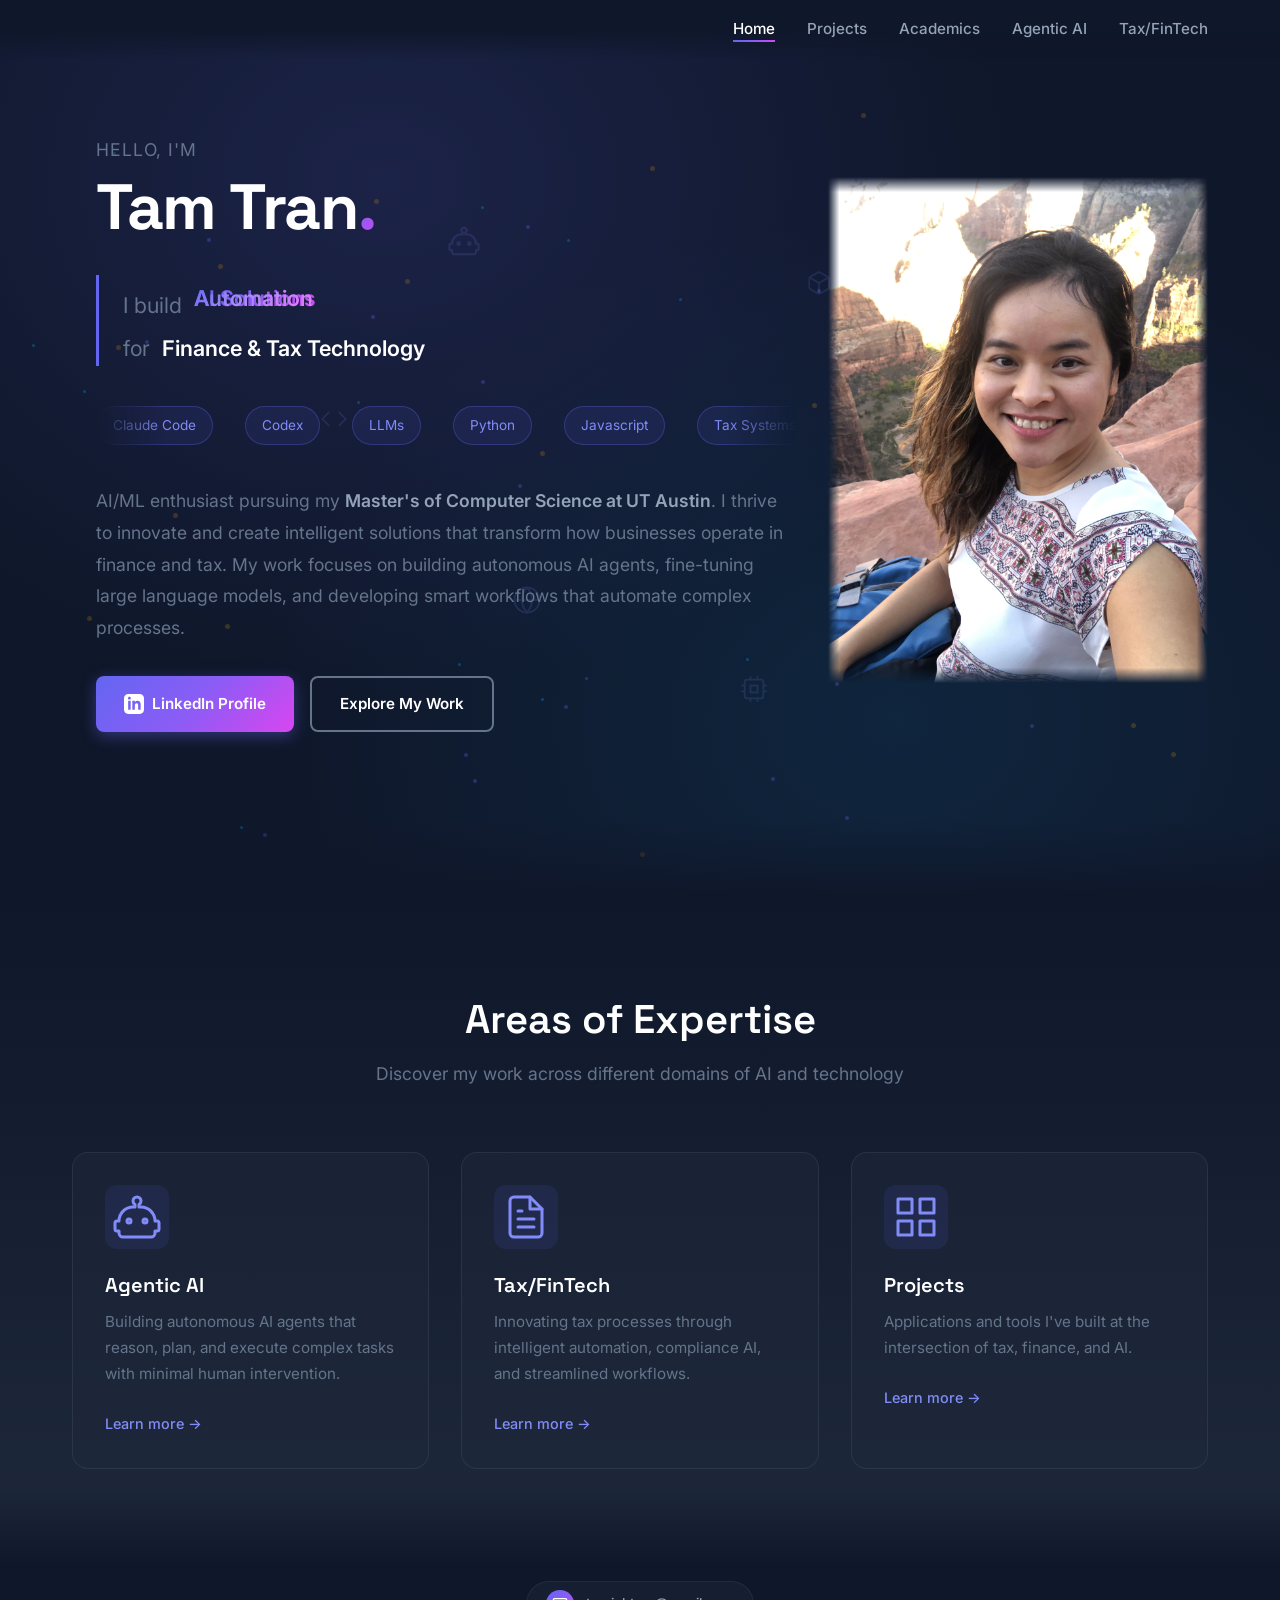
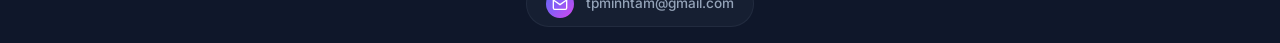
<file: index.html>
<!DOCTYPE html>
<html lang="en">

<head>
    <meta charset="UTF-8">
    <meta name="viewport" content="width=device-width, initial-scale=1.0">
    <title>Tam Tran | AI/ML Enthusiast</title>
    <link rel="stylesheet" href="styles.css">
    <link
        href="https://fonts.googleapis.com/css2?family=Inter:wght@300;400;500;600;700&family=Space+Grotesk:wght@400;500;600;700&display=swap"
        rel="stylesheet">
</head>

<body>
    <nav class="navbar">
        <div class="nav-container">
            <ul class="nav-links">
                <li><a href="index.html" class="active">Home</a></li>
                <li><a href="pages/my-apps.html">Projects</a></li>
                <li><a href="pages/academic.html">Academics</a></li>
                <li><a href="pages/agentic-ai.html">Agentic AI</a></li>
                <li><a href="pages/tax-tech.html">Tax/FinTech</a></li>
            </ul>
            <div class="hamburger">
                <span></span>
                <span></span>
                <span></span>
            </div>
        </div>
    </nav>

    <header class="hero">
        <div class="particles" id="particles"></div>


        <!-- Floating Tech Icons -->
        <div class="floating-icons">
            <div class="float-icon icon-1">
                <svg xmlns="http://www.w3.org/2000/svg" width="32" height="32" viewBox="0 0 24 24" fill="none"
                    stroke="currentColor" stroke-width="1.5">
                    <path
                        d="M12 2a2 2 0 0 1 2 2c0 .74-.4 1.39-1 1.73V7h1a7 7 0 0 1 7 7h1a1 1 0 0 1 1 1v3a1 1 0 0 1-1 1h-1v1a2 2 0 0 1-2 2H5a2 2 0 0 1-2-2v-1H2a1 1 0 0 1-1-1v-3a1 1 0 0 1 1-1h1a7 7 0 0 1 7-7h1V5.73c-.6-.34-1-.99-1-1.73a2 2 0 0 1 2-2z" />
                    <circle cx="8" cy="14" r="1" />
                    <circle cx="16" cy="14" r="1" />
                </svg>
            </div>
            <div class="float-icon icon-2">
                <svg xmlns="http://www.w3.org/2000/svg" width="28" height="28" viewBox="0 0 24 24" fill="none"
                    stroke="currentColor" stroke-width="1.5">
                    <polyline points="16 18 22 12 16 6" />
                    <polyline points="8 6 2 12 8 18" />
                </svg>
            </div>
            <div class="float-icon icon-3">
                <svg xmlns="http://www.w3.org/2000/svg" width="30" height="30" viewBox="0 0 24 24" fill="none"
                    stroke="currentColor" stroke-width="1.5">
                    <circle cx="12" cy="12" r="10" />
                    <path d="M12 2a14.5 14.5 0 0 0 0 20 14.5 14.5 0 0 0 0-20" />
                    <path d="M2 12h20" />
                </svg>
            </div>
            <div class="float-icon icon-4">
                <svg xmlns="http://www.w3.org/2000/svg" width="26" height="26" viewBox="0 0 24 24" fill="none"
                    stroke="currentColor" stroke-width="1.5">
                    <path
                        d="M21 16V8a2 2 0 0 0-1-1.73l-7-4a2 2 0 0 0-2 0l-7 4A2 2 0 0 0 3 8v8a2 2 0 0 0 1 1.73l7 4a2 2 0 0 0 2 0l7-4A2 2 0 0 0 21 16z" />
                    <polyline points="3.27 6.96 12 12.01 20.73 6.96" />
                    <line x1="12" y1="22.08" x2="12" y2="12" />
                </svg>
            </div>
            <div class="float-icon icon-5">
                <svg xmlns="http://www.w3.org/2000/svg" width="34" height="34" viewBox="0 0 24 24" fill="none"
                    stroke="currentColor" stroke-width="1.5">
                    <polygon points="12 2 2 7 12 12 22 7 12 2" />
                    <polyline points="2 17 12 22 22 17" />
                    <polyline points="2 12 12 17 22 12" />
                </svg>
            </div>
            <div class="float-icon icon-6">
                <svg xmlns="http://www.w3.org/2000/svg" width="28" height="28" viewBox="0 0 24 24" fill="none"
                    stroke="currentColor" stroke-width="1.5">
                    <rect x="4" y="4" width="16" height="16" rx="2" ry="2" />
                    <rect x="9" y="9" width="6" height="6" />
                    <line x1="9" y1="1" x2="9" y2="4" />
                    <line x1="15" y1="1" x2="15" y2="4" />
                    <line x1="9" y1="20" x2="9" y2="23" />
                    <line x1="15" y1="20" x2="15" y2="23" />
                    <line x1="20" y1="9" x2="23" y2="9" />
                    <line x1="20" y1="14" x2="23" y2="14" />
                    <line x1="1" y1="9" x2="4" y2="9" />
                    <line x1="1" y1="14" x2="4" y2="14" />
                </svg>
            </div>
        </div>

        <div class="hero-content">
            <div class="hero-text">
                <div class="name-intro">
                    <span class="intro-line animate-fade-in">Hello, I'm</span>
                    <h1 class="name animate-slide-up">Tam Tran<span class="name-accent">.</span></h1>
                </div>

                <div class="bio-block animate-slide-up delay-1">
                    <div class="bio-line">
                        <span class="bio-label">I build</span>
                        <span class="bio-value rotating-text">
                            <span>AI Solutions</span>
                            <span>Automation</span>
                        </span>
                    </div>
                    <div class="bio-line">
                        <span class="bio-label">for</span>
                        <span class="bio-value hover-glow">Finance & Tax Technology</span>
                    </div>
                </div>

                <div class="skills-ticker animate-slide-up delay-2">
                    <div class="ticker-track">
                        <span class="ticker-item">Claude Code</span>
                        <span class="ticker-item">Codex</span>
                        <span class="ticker-item">LLMs</span>
                        <span class="ticker-item">Python</span>
                        <span class="ticker-item">Javascript</span>
                        <span class="ticker-item">Tax Systems</span>
                        <span class="ticker-item">Finance Systems</span>
                        <span class="ticker-item">LLM Fine-tuning</span>
                        <span class="ticker-item">Autonomous Workflows</span>
                        <span class="ticker-item">Claude Code</span>
                        <span class="ticker-item">Codex</span>
                        <span class="ticker-item">LLMs</span>
                        <span class="ticker-item">Python</span>
                        <span class="ticker-item">Javascript</span>
                        <span class="ticker-item">Tax Systems</span>
                        <span class="ticker-item">Finance Systems</span>
                        <span class="ticker-item">LLM Fine-tuning</span>
                        <span class="ticker-item">Autonomous Workflows</span>
                    </div>
                </div>

                <p class="bio-description animate-slide-up delay-3">
                    AI/ML enthusiast pursuing my <strong>Master's of Computer Science at UT Austin</strong>.
                    I thrive to innovate and create intelligent solutions that transform how businesses operate in
                    finance and tax.
                    My work focuses on building autonomous AI agents, fine-tuning large language models, and developing
                    smart workflows that automate complex processes.
                </p>

                <div class="cta-buttons animate-slide-up delay-4">
                    <a href="https://www.linkedin.com/in/tam-tran-85064112/" target="_blank" class="btn btn-primary">
                        <svg xmlns="http://www.w3.org/2000/svg" width="20" height="20" viewBox="0 0 24 24"
                            fill="currentColor">
                            <path
                                d="M19 0h-14c-2.761 0-5 2.239-5 5v14c0 2.761 2.239 5 5 5h14c2.762 0 5-2.239 5-5v-14c0-2.761-2.238-5-5-5zm-11 19h-3v-11h3v11zm-1.5-12.268c-.966 0-1.75-.79-1.75-1.764s.784-1.764 1.75-1.764 1.75.79 1.75 1.764-.783 1.764-1.75 1.764zm13.5 12.268h-3v-5.604c0-3.368-4-3.113-4 0v5.604h-3v-11h3v1.765c1.396-2.586 7-2.777 7 2.476v6.759z" />
                        </svg>
                        LinkedIn Profile
                    </a>
                    <a href="#expertise" class="btn btn-secondary">Explore My Work</a>
                </div>
            </div>
            <div class="hero-visual">
                <div class="profile-frame">
                    <img src="images/profile.jpg" alt="Tam Tran" class="profile-image">
                </div>
            </div>
        </div>
    </header>

    <section id="expertise" class="expertise-section">
        <div class="container">
            <h2 class="section-title">Areas of Expertise</h2>
            <p class="section-subtitle">Discover my work across different domains of AI and technology</p>

            <div class="expertise-grid">
                <a href="pages/agentic-ai.html" class="expertise-card">
                    <div class="card-icon">
                        <svg xmlns="http://www.w3.org/2000/svg" width="48" height="48" viewBox="0 0 24 24" fill="none"
                            stroke="currentColor" stroke-width="1.5" stroke-linecap="round" stroke-linejoin="round">
                            <path
                                d="M12 2a2 2 0 0 1 2 2c0 .74-.4 1.39-1 1.73V7h1a7 7 0 0 1 7 7h1a1 1 0 0 1 1 1v3a1 1 0 0 1-1 1h-1v1a2 2 0 0 1-2 2H5a2 2 0 0 1-2-2v-1H2a1 1 0 0 1-1-1v-3a1 1 0 0 1 1-1h1a7 7 0 0 1 7-7h1V5.73c-.6-.34-1-.99-1-1.73a2 2 0 0 1 2-2z" />
                            <circle cx="8" cy="14" r="1" />
                            <circle cx="16" cy="14" r="1" />
                        </svg>
                    </div>
                    <h3>Agentic AI</h3>
                    <p>Building autonomous AI agents that reason, plan, and execute complex tasks with minimal human
                        intervention.</p>
                    <span class="card-link">Learn more &rarr;</span>
                </a>

                <a href="pages/tax-tech.html" class="expertise-card">
                    <div class="card-icon">
                        <svg xmlns="http://www.w3.org/2000/svg" width="48" height="48" viewBox="0 0 24 24" fill="none"
                            stroke="currentColor" stroke-width="1.5" stroke-linecap="round" stroke-linejoin="round">
                            <path d="M14 2H6a2 2 0 0 0-2 2v16a2 2 0 0 0 2 2h12a2 2 0 0 0 2-2V8z" />
                            <polyline points="14 2 14 8 20 8" />
                            <line x1="16" y1="13" x2="8" y2="13" />
                            <line x1="16" y1="17" x2="8" y2="17" />
                            <polyline points="10 9 9 9 8 9" />
                        </svg>
                    </div>
                    <h3>Tax/FinTech</h3>
                    <p>Innovating tax processes through intelligent automation, compliance AI, and streamlined
                        workflows.</p>
                    <span class="card-link">Learn more &rarr;</span>
                </a>

                <a href="pages/my-apps.html" class="expertise-card">
                    <div class="card-icon">
                        <svg xmlns="http://www.w3.org/2000/svg" width="48" height="48" viewBox="0 0 24 24" fill="none"
                            stroke="currentColor" stroke-width="1.5" stroke-linecap="round" stroke-linejoin="round">
                            <rect x="3" y="3" width="7" height="7" />
                            <rect x="14" y="3" width="7" height="7" />
                            <rect x="14" y="14" width="7" height="7" />
                            <rect x="3" y="14" width="7" height="7" />
                        </svg>
                    </div>
                    <h3>Projects</h3>
                    <p>Applications and tools I've built at the intersection of tax, finance, and AI.</p>
                    <span class="card-link">Learn more &rarr;</span>
                </a>
            </div>
        </div>
    </section>


    <footer class="footer">
        <div class="container">
            <div class="footer-content">
                <div class="footer-contact">
                    <div class="footer-contact-icon">
                        <svg width="16" height="16" viewBox="0 0 24 24" fill="none" stroke="white" stroke-width="2">
                            <path d="M4 4h16c1.1 0 2 .9 2 2v12c0 1.1-.9 2-2 2H4c-1.1 0-2-.9-2-2V6c0-1.1.9-2 2-2z" />
                            <polyline points="22,6 12,13 2,6" />
                        </svg>
                    </div>
                    <a href="mailto:tpminhtam@gmail.com">tpminhtam@gmail.com</a>
                </div>
            </div>
        </div>
    </footer>

    <script>
        // Mobile menu toggle
        const hamburger = document.querySelector('.hamburger');
        const navLinks = document.querySelector('.nav-links');

        hamburger.addEventListener('click', () => {
            navLinks.classList.toggle('active');
            hamburger.classList.toggle('active');
        });

        // Smooth scroll
        document.querySelectorAll('a[href^="#"]').forEach(anchor => {
            anchor.addEventListener('click', function (e) {
                e.preventDefault();
                document.querySelector(this.getAttribute('href')).scrollIntoView({
                    behavior: 'smooth'
                });
            });
        });

        // Navbar scroll effect
        window.addEventListener('scroll', () => {
            const navbar = document.querySelector('.navbar');
            if (window.scrollY > 50) {
                navbar.classList.add('scrolled');
            } else {
                navbar.classList.remove('scrolled');
            }
        });

        // Floating Particles
        function createParticles() {
            const container = document.getElementById('particles');
            if (!container) return;

            for (let i = 0; i < 50; i++) {
                const particle = document.createElement('div');
                particle.className = 'particle';
                particle.style.left = Math.random() * 100 + '%';
                particle.style.top = Math.random() * 100 + '%';
                particle.style.animationDelay = Math.random() * 5 + 's';
                particle.style.animationDuration = (Math.random() * 10 + 10) + 's';
                container.appendChild(particle);
            }
        }
        createParticles();

        // Scroll-triggered animations
        const observerOptions = {
            threshold: 0.1,
            rootMargin: '0px 0px -50px 0px'
        };

        const observer = new IntersectionObserver((entries) => {
            entries.forEach(entry => {
                if (entry.isIntersecting) {
                    entry.target.classList.add('animate-in');
                }
            });
        }, observerOptions);

        document.querySelectorAll('.expertise-card, .stat-item, .section-title').forEach(el => {
            el.classList.add('scroll-animate');
            observer.observe(el);
        });

        // Mouse parallax on hero
        document.querySelector('.hero').addEventListener('mousemove', (e) => {
            const circles = document.querySelectorAll('.circle');
            const x = (e.clientX / window.innerWidth - 0.5) * 20;
            const y = (e.clientY / window.innerHeight - 0.5) * 20;

            circles.forEach((circle, i) => {
                const speed = (i + 1) * 0.5;
                circle.style.transform = `translate(calc(-50% + ${x * speed}px), calc(-50% + ${y * speed}px))`;
            });
        });

        // Magnetic buttons
        document.querySelectorAll('.btn').forEach(btn => {
            btn.addEventListener('mousemove', (e) => {
                const rect = btn.getBoundingClientRect();
                const x = e.clientX - rect.left - rect.width / 2;
                const y = e.clientY - rect.top - rect.height / 2;
                btn.style.transform = `translate(${x * 0.2}px, ${y * 0.2}px)`;
            });

            btn.addEventListener('mouseleave', () => {
                btn.style.transform = 'translate(0, 0)';
            });
        });

        // Counter animation for stats
        function animateCounter(el) {
            const text = el.innerText;
            const num = parseInt(text);
            if (isNaN(num)) return;

            const suffix = text.replace(/[0-9]/g, '');
            let current = 0;
            const increment = num / 30;
            const timer = setInterval(() => {
                current += increment;
                if (current >= num) {
                    el.innerText = text;
                    clearInterval(timer);
                } else {
                    el.innerText = Math.floor(current) + suffix;
                }
            }, 50);
        }

        const statsObserver = new IntersectionObserver((entries) => {
            entries.forEach(entry => {
                if (entry.isIntersecting) {
                    animateCounter(entry.target);
                    statsObserver.unobserve(entry.target);
                }
            });
        }, { threshold: 0.5 });

        document.querySelectorAll('.stat-number').forEach(el => statsObserver.observe(el));

        // Card mouse tracking for glow effect
        document.querySelectorAll('.expertise-card').forEach(card => {
            card.addEventListener('mousemove', (e) => {
                const rect = card.getBoundingClientRect();
                const x = ((e.clientX - rect.left) / rect.width) * 100;
                const y = ((e.clientY - rect.top) / rect.height) * 100;
                card.style.setProperty('--mouse-x', x + '%');
                card.style.setProperty('--mouse-y', y + '%');
            });
        });

        // Tilt effect on profile
        const profile = document.querySelector('.profile-frame');
        if (profile) {
            profile.addEventListener('mousemove', (e) => {
                const rect = profile.getBoundingClientRect();
                const x = (e.clientX - rect.left - rect.width / 2) / 10;
                const y = (e.clientY - rect.top - rect.height / 2) / 10;
                profile.style.transform = `perspective(1000px) rotateY(${x}deg) rotateX(${-y}deg)`;
            });
            profile.addEventListener('mouseleave', () => {
                profile.style.transform = 'perspective(1000px) rotateY(0) rotateX(0)';
            });
        }
    </script>
</body>

</html>
</file>
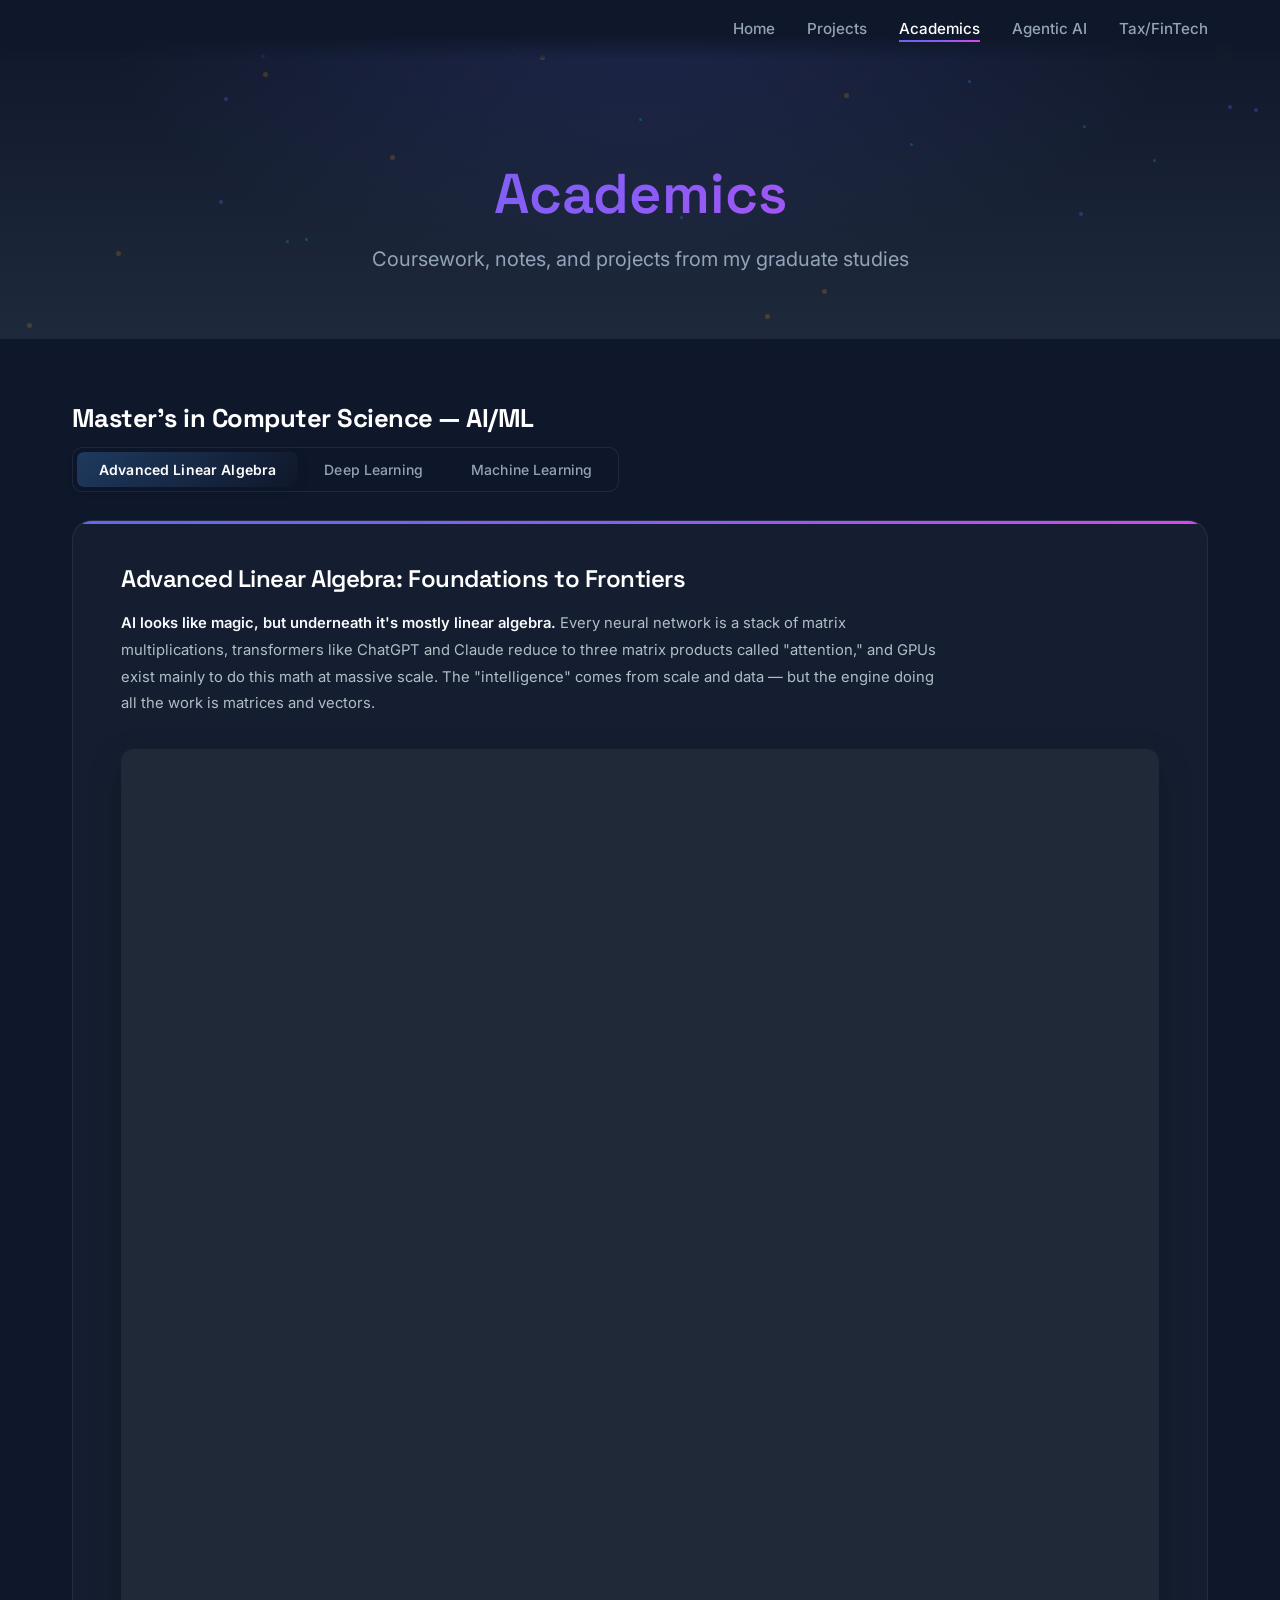
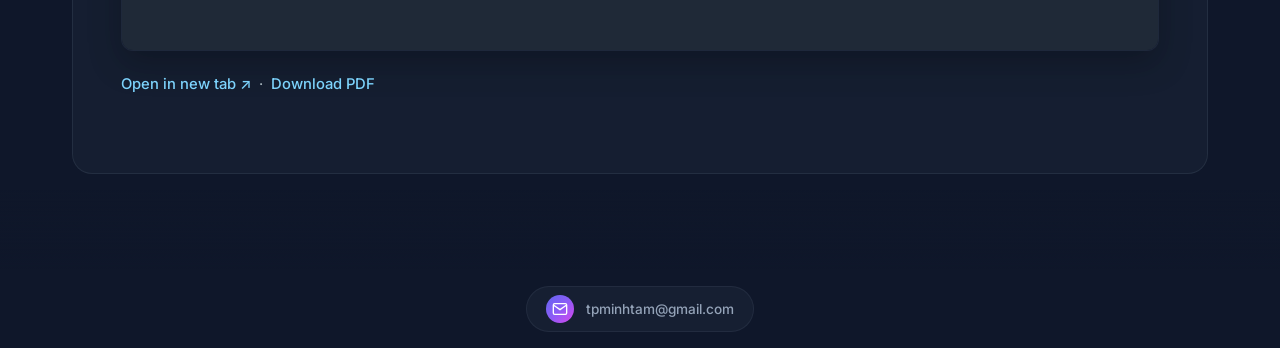
<file: pages/academic.html>
<!DOCTYPE html>
<html lang="en">
<head>
    <meta charset="UTF-8">
    <meta name="viewport" content="width=device-width, initial-scale=1.0">
    <title>Academics | Tam Tran</title>
    <link rel="stylesheet" href="../styles.css">
    <link href="https://fonts.googleapis.com/css2?family=Inter:wght@300;400;500;600;700&family=Space+Grotesk:wght@400;500;600;700&display=swap" rel="stylesheet">
    <style>
        .products-section {
            padding: 4rem 0 6rem;
        }

        /* ── Product suite heading ────────────────────────── */
        .product-suite-label {
            font-family: 'Space Grotesk', sans-serif;
            font-size: 1.6rem;
            font-weight: 700;
            color: var(--white);
            margin-bottom: 0.85rem;
            letter-spacing: -0.02em;
        }

        /* ── Product tabs ─────────────────────────────────── */
        .product-tabs {
            display: flex;
            gap: 4px;
            margin-bottom: 1.75rem;
            background: rgba(15, 23, 42, 0.55);
            border: 1px solid rgba(100, 116, 139, 0.2);
            border-radius: 10px;
            padding: 4px;
            width: fit-content;
        }
        .product-tab {
            padding: 9px 22px;
            border-radius: 7px;
            font-family: 'Inter', sans-serif;
            font-size: 0.875rem;
            font-weight: 500;
            color: var(--gray-light);
            cursor: pointer;
            border: none;
            background: none;
            transition: all 0.25s ease;
            letter-spacing: 0.01em;
        }
        .product-tab:hover {
            color: var(--light);
            background: rgba(100, 116, 139, 0.12);
        }
        .product-tab.active {
            background: linear-gradient(135deg, #1e3a5f, #0f172a);
            color: var(--white);
            font-weight: 600;
            box-shadow: 0 2px 8px rgba(15, 23, 42, 0.45);
        }

        /* ── Product panels ───────────────────────────────── */
        .product-panel { display: none; }
        .product-panel.active { display: block; }

        .product-card {
            background: rgba(30, 41, 59, 0.45);
            border: 1px solid rgba(100, 116, 139, 0.18);
            border-radius: 20px;
            padding: 2.75rem 3rem;
            position: relative;
            overflow: hidden;
        }
        .product-card::before {
            content: '';
            position: absolute;
            top: 0; left: 0; right: 0;
            height: 3px;
            background: var(--gradient-1);
        }
        .product-card h2 {
            font-family: 'Space Grotesk', sans-serif;
            font-size: 1.5rem;
            font-weight: 600;
            color: var(--white);
            margin-bottom: 1rem;
            letter-spacing: -0.02em;
        }
        .product-card p {
            color: #b0bec5;
            font-family: 'Inter', sans-serif;
            font-size: 0.925rem;
            line-height: 1.8;
            max-width: 820px;
            margin-bottom: 2rem;
        }
        .product-card p strong {
            color: var(--light);
            font-weight: 600;
        }
        .product-media {
            border-radius: 12px;
            overflow: hidden;
            border: 1px solid rgba(100, 116, 139, 0.18);
            background: #0f172a;
            box-shadow: 0 12px 32px rgba(0, 0, 0, 0.25);
        }
        .product-media img {
            display: block;
            width: 100%;
            height: auto;
        }
        .pdf-actions {
            margin-top: 1.25rem;
            font-size: 0.85rem;
            color: var(--gray-light);
        }
        .pdf-actions a {
            color: #7dd3fc;
            text-decoration: none;
            font-weight: 500;
        }
        .pdf-actions a:hover { text-decoration: underline; }
        .pdf-frame {
            display: block;
            width: 100%;
            height: 900px;
            border: 0;
            background: #1f2937;
        }
        @media (max-width: 700px) {
            .product-card { padding: 1.75rem 1.5rem; }
            .product-card h2 { font-size: 1.25rem; }
            .product-card p { font-size: 0.875rem; }
            .product-suite-label { font-size: 1.25rem; }
            .product-tab { padding: 7px 14px; font-size: 0.8rem; }
            .pdf-frame { height: 600px; }
        }
    </style>
</head>
<body>
    <nav class="navbar scrolled">
        <div class="nav-container">
            <ul class="nav-links">
                <li><a href="../index.html">Home</a></li>
                <li><a href="my-apps.html">Projects</a></li>
                <li><a href="academic.html" class="active">Academics</a></li>
                <li><a href="agentic-ai.html">Agentic AI</a></li>
                <li><a href="tax-tech.html">Tax/FinTech</a></li>
            </ul>
            <div class="hamburger">
                <span></span>
                <span></span>
                <span></span>
            </div>
        </div>
    </nav>

    <header class="page-header">
        <div class="particles" id="particles"></div>
        <div class="container" style="text-align: center;">
            <h1 class="animate-slide-up">Academics</h1>
            <p class="lead animate-slide-up delay-1" style="margin-left: auto; margin-right: auto; max-width: none;">Coursework, notes, and projects from my graduate studies</p>
        </div>
    </header>

    <section class="products-section">
        <div class="container">
            <div class="animate-slide-up delay-1">
                <h2 class="product-suite-label">Master's in Computer Science &mdash; AI/ML</h2>
                <div class="product-tabs">
                    <button class="product-tab active" data-tab="alaff">Advanced Linear Algebra</button>
                    <button class="product-tab" data-tab="dl">Deep Learning</button>
                    <button class="product-tab" data-tab="ml">Machine Learning</button>
                </div>
            </div>

            <!-- Advanced Linear Algebra -->
            <div class="product-panel active" id="panel-alaff">
                <article class="product-card animate-slide-up delay-1">
                    <h2>Advanced Linear Algebra: Foundations to Frontiers</h2>
                    <p><strong>AI looks like magic, but underneath it's mostly linear algebra.</strong> Every neural network is a stack of matrix multiplications, transformers like ChatGPT and Claude reduce to three matrix products called "attention," and GPUs exist mainly to do this math at massive scale. The "intelligence" comes from scale and data &mdash; but the engine doing all the work is matrices and vectors.</p>
                    <div class="product-media">
                        <iframe class="pdf-frame" src="../notes/ALAFF_Notes.pdf#view=FitH" title="ALAFF Notes"></iframe>
                    </div>
                    <p class="pdf-actions">
                        <a href="../notes/ALAFF_Notes.pdf" target="_blank" rel="noopener">Open in new tab &nearr;</a>
                        &nbsp;&middot;&nbsp;
                        <a href="../notes/ALAFF_Notes.pdf" download>Download PDF</a>
                    </p>
                </article>
            </div>

            <!-- Deep Learning -->
            <div class="product-panel" id="panel-dl">
                <article class="product-card">
                    <h2>Deep Learning</h2>
                    <p>Notes and coursework coming soon.</p>
                </article>
            </div>

            <!-- Machine Learning -->
            <div class="product-panel" id="panel-ml">
                <article class="product-card">
                    <h2>Machine Learning</h2>
                    <p>Notes and coursework coming soon.</p>
                </article>
            </div>
        </div>
    </section>

    <footer class="footer">
        <div class="container">
            <div class="footer-content">
                <div class="footer-contact">
                    <div class="footer-contact-icon">
                        <svg width="16" height="16" viewBox="0 0 24 24" fill="none" stroke="white" stroke-width="2"><path d="M4 4h16c1.1 0 2 .9 2 2v12c0 1.1-.9 2-2 2H4c-1.1 0-2-.9-2-2V6c0-1.1.9-2 2-2z"/><polyline points="22,6 12,13 2,6"/></svg>
                    </div>
                    <a href="mailto:tpminhtam@gmail.com">tpminhtam@gmail.com</a>
                </div>
            </div>
        </div>
    </footer>

    <script>
        const hamburger = document.querySelector('.hamburger');
        const navLinks = document.querySelector('.nav-links');

        hamburger.addEventListener('click', () => {
            navLinks.classList.toggle('active');
            hamburger.classList.toggle('active');
        });

        document.querySelectorAll('.product-tab').forEach(tab => {
            tab.addEventListener('click', () => {
                document.querySelectorAll('.product-tab').forEach(t => t.classList.remove('active'));
                document.querySelectorAll('.product-panel').forEach(p => p.classList.remove('active'));
                tab.classList.add('active');
                document.getElementById('panel-' + tab.dataset.tab).classList.add('active');
            });
        });

        function createParticles() {
            const container = document.getElementById('particles');
            if (!container) return;
            for (let i = 0; i < 30; i++) {
                const particle = document.createElement('div');
                particle.className = 'particle';
                particle.style.left = Math.random() * 100 + '%';
                particle.style.top = Math.random() * 100 + '%';
                particle.style.animationDelay = Math.random() * 5 + 's';
                particle.style.animationDuration = (Math.random() * 10 + 10) + 's';
                container.appendChild(particle);
            }
        }
        createParticles();
    </script>
</body>
</html>
</file>
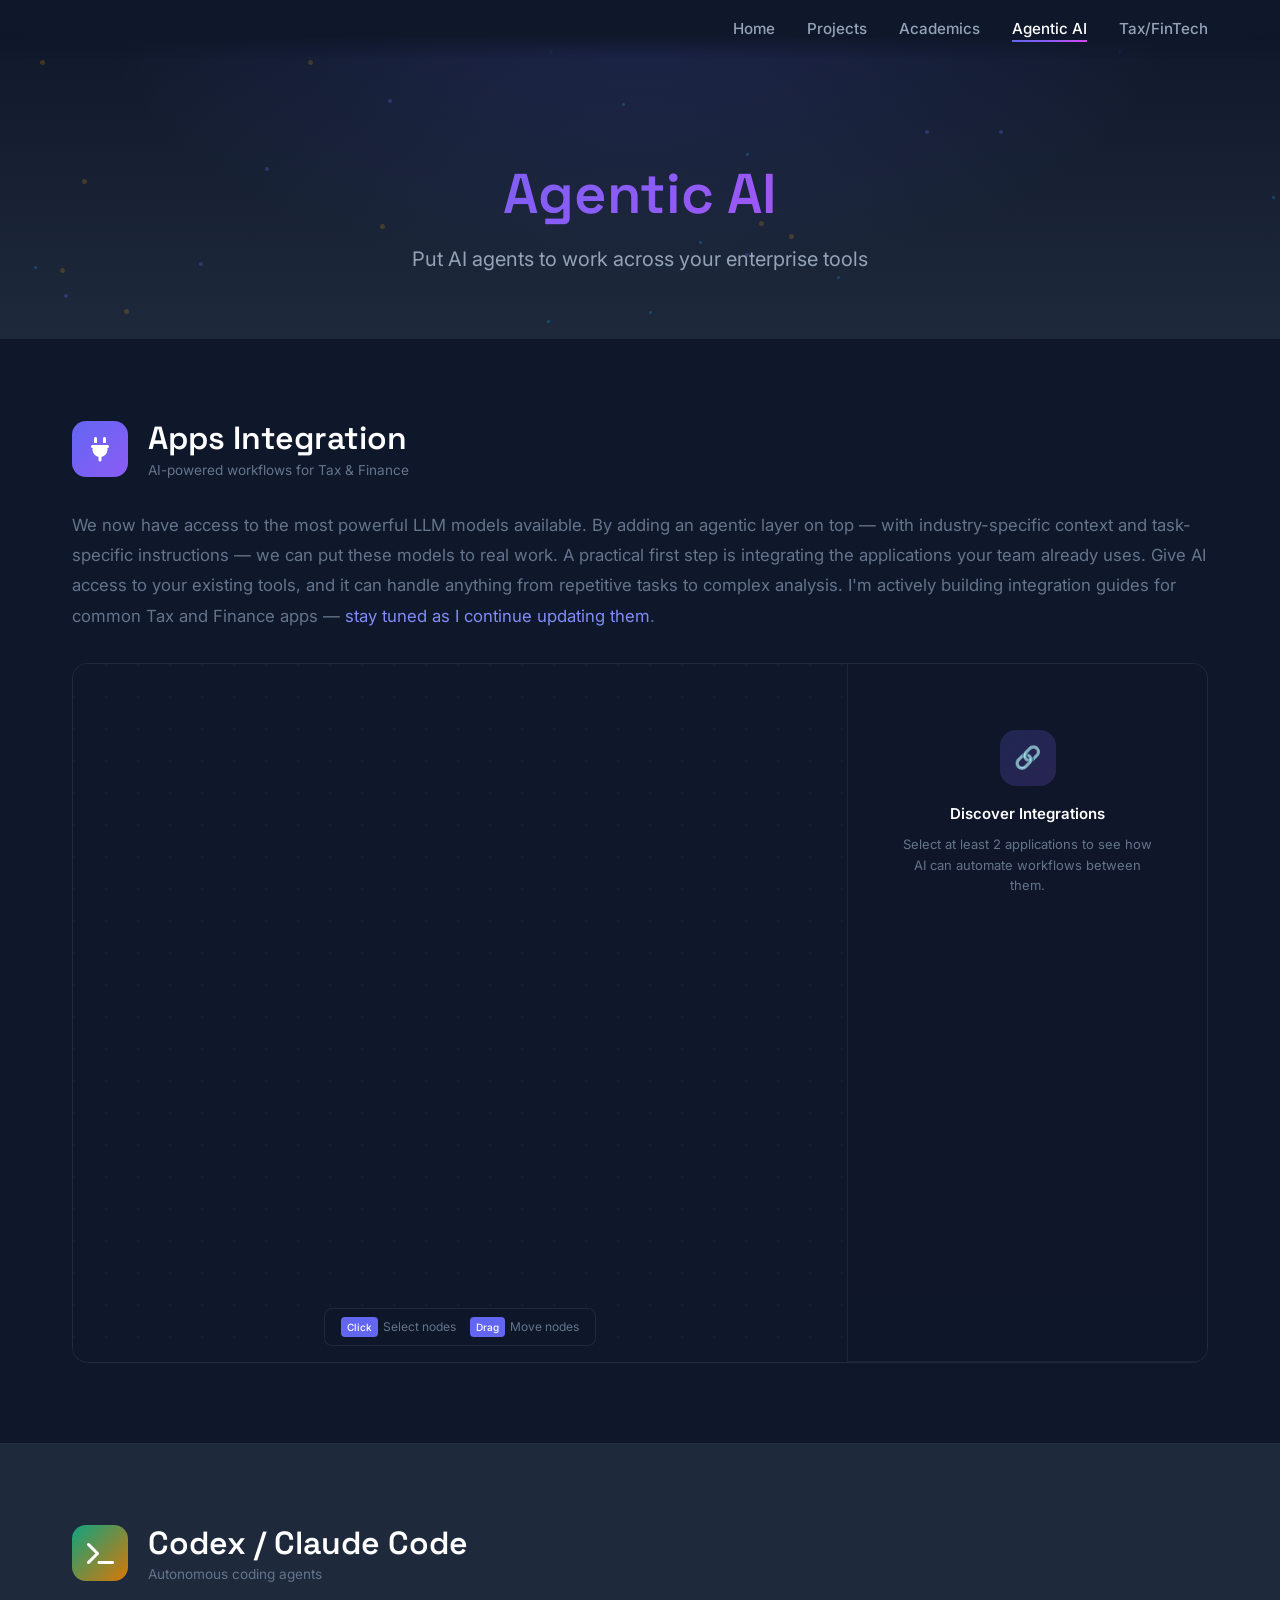
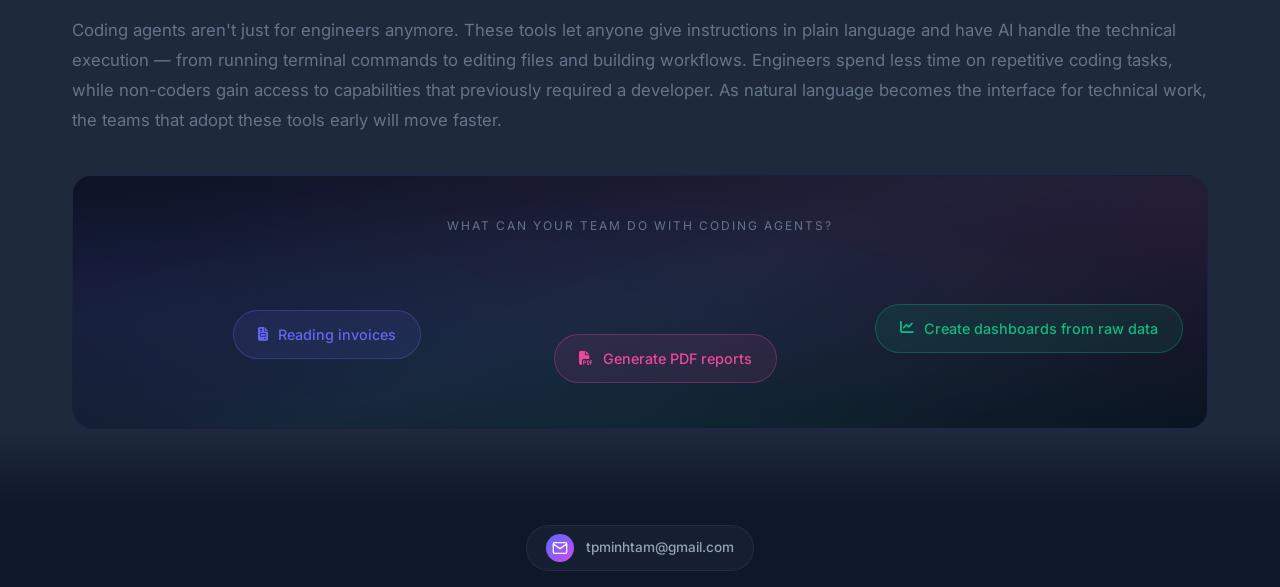
<file: pages/agentic-ai.html>
<!DOCTYPE html>
<html lang="en">
<head>
    <meta charset="UTF-8">
    <meta name="viewport" content="width=device-width, initial-scale=1.0">
    <title>Agentic AI | Tam Tran</title>
    <link rel="stylesheet" href="../styles.css">
    <link href="https://fonts.googleapis.com/css2?family=Inter:wght@300;400;500;600;700&family=Space+Grotesk:wght@400;500;600;700&display=swap" rel="stylesheet">
    <script src="https://d3js.org/d3.v7.min.js"></script>
    <link rel="stylesheet" href="https://cdnjs.cloudflare.com/ajax/libs/font-awesome/6.5.1/css/all.min.css">
    <style>
        /* ===== Claude Code & Codex Section Styles ===== */
        .tool-section {
            padding: 5rem 0;
            border-top: 1px solid rgba(100, 116, 139, 0.1);
        }
        .tool-header {
            display: flex;
            align-items: center;
            gap: 1.25rem;
            margin-bottom: 2rem;
        }
        .tool-logo {
            width: 56px;
            height: 56px;
            border-radius: 14px;
            display: flex;
            align-items: center;
            justify-content: center;
            font-size: 1.5rem;
            color: var(--white);
            flex-shrink: 0;
        }
        .tool-logo.claude-code {
            background: linear-gradient(135deg, #d97706 0%, #f59e0b 100%);
        }
        .tool-logo.codex {
            background: linear-gradient(135deg, #10a37f 0%, #1a7f5a 100%);
        }
        .tool-header h2 {
            font-size: 2rem;
            color: var(--white);
            margin: 0;
        }
        .tool-header h2 span {
            display: block;
            font-size: 0.85rem;
            color: var(--gray);
            font-weight: 400;
            margin-top: 0.25rem;
            font-family: 'Inter', sans-serif;
        }
        .tool-description {
            color: var(--gray);
            line-height: 1.8;
            margin-bottom: 2rem;
            font-size: 1.05rem;
        }
        .features-grid {
            display: grid;
            grid-template-columns: repeat(auto-fit, minmax(280px, 1fr));
            gap: 1.5rem;
            margin-top: 1.5rem;
        }
        .feature-card {
            background: rgba(30, 41, 59, 0.5);
            border: 1px solid rgba(100, 116, 139, 0.2);
            border-radius: 12px;
            padding: 1.5rem;
            transition: all 0.3s ease;
        }
        .feature-card:hover {
            border-color: rgba(99, 102, 241, 0.4);
            transform: translateY(-4px);
            box-shadow: 0 12px 24px rgba(0, 0, 0, 0.2);
        }
        .feature-card h4 {
            color: var(--white);
            margin-bottom: 0.5rem;
            font-size: 1rem;
        }
        .feature-card p {
            color: var(--gray);
            font-size: 0.9rem;
            line-height: 1.6;
        }
        .built-with {
            margin-top: 2rem;
            padding: 1.5rem;
            background: rgba(99, 102, 241, 0.08);
            border: 1px solid rgba(99, 102, 241, 0.2);
            border-radius: 12px;
        }
        .built-with h4 {
            color: var(--primary-light);
            margin-bottom: 0.75rem;
            font-size: 0.9rem;
            text-transform: uppercase;
            letter-spacing: 0.5px;
        }
        .built-with p {
            color: var(--gray-light);
            font-size: 0.95rem;
            line-height: 1.7;
        }

        /* ===== App Integration Section ===== */
        .app-integration-section {
            padding: 5rem 0 2rem;
        }
        .integration-intro {
            text-align: center;
            margin-bottom: 2rem;
        }
        .integration-intro h2 {
            font-size: 2rem;
            color: var(--white);
            margin-bottom: 1rem;
        }
        .integration-intro p {
            color: var(--gray);
            max-width: 700px;
            margin: 0 auto;
            font-size: 1.05rem;
            line-height: 1.7;
        }

        /* Integration Hub Container */
        .hub-container {
            display: flex;
            border-radius: 16px;
            overflow: hidden;
            border: 1px solid rgba(100, 116, 139, 0.2);
            height: 700px;
            background: #0f172a;
            position: relative;
        }

        /* Graph area */
        .hub-graph {
            flex: 1;
            position: relative;
            overflow: hidden;
            background: #0f172a;
        }
        .hub-graph::before {
            content: '';
            position: absolute;
            top: 0; left: 0; right: 0; bottom: 0;
            background-image:
                radial-gradient(circle at 1px 1px, rgba(100, 116, 139, 0.08) 1px, transparent 0);
            background-size: 32px 32px;
            pointer-events: none;
            z-index: 0;
        }
        .hub-grid-overlay { display: none; }
        #graph {
            width: 100%;
            height: 100%;
            background: transparent;
            position: relative;
            z-index: 1;
        }

        /* Side Panel */
        .hub-panel {
            width: 360px;
            background: rgba(15, 23, 42, 0.95);
            border-left: 1px solid rgba(100, 116, 139, 0.15);
            display: flex;
            flex-direction: column;
        }
        .hub-panel-header {
            padding: 20px 24px;
            border-bottom: 1px solid rgba(100, 116, 139, 0.15);
        }
        .hub-panel-title {
            font-size: 15px;
            font-weight: 600;
            color: var(--white);
            margin-bottom: 4px;
            font-family: 'Space Grotesk', sans-serif;
        }
        .hub-panel-subtitle {
            font-size: 13px;
            color: var(--gray);
            line-height: 1.5;
        }
        .hub-selection-area {
            padding: 16px 24px;
            border-bottom: 1px solid rgba(100, 116, 139, 0.15);
            background: rgba(15, 23, 42, 0.5);
        }
        .hub-selection-label {
            font-size: 11px;
            color: var(--gray);
            text-transform: uppercase;
            letter-spacing: 0.8px;
            margin-bottom: 10px;
            font-weight: 500;
        }
        .hub-selected-apps {
            display: flex;
            gap: 8px;
            flex-wrap: wrap;
            min-height: 32px;
            align-items: center;
        }
        .hub-selected-app {
            display: flex;
            align-items: center;
            gap: 6px;
            padding: 6px 10px;
            background: var(--primary);
            border-radius: 6px;
            font-size: 12px;
            font-weight: 500;
            color: white;
            cursor: pointer;
            transition: all 0.15s ease;
        }
        .hub-selected-app:hover {
            background: var(--primary-dark);
        }
        .hub-selected-app .remove {
            width: 14px;
            height: 14px;
            display: flex;
            align-items: center;
            justify-content: center;
            background: rgba(255, 255, 255, 0.2);
            border-radius: 3px;
            font-size: 9px;
            margin-left: 2px;
        }
        .hub-placeholder {
            color: var(--gray);
            font-size: 13px;
        }
        .hub-clear-btn {
            padding: 6px 12px;
            background: transparent;
            border: 1px solid rgba(100, 116, 139, 0.3);
            border-radius: 6px;
            color: var(--gray);
            font-size: 12px;
            font-weight: 500;
            cursor: pointer;
            transition: all 0.15s ease;
            margin-top: 10px;
        }
        .hub-clear-btn:hover {
            background: rgba(99, 102, 241, 0.15);
            border-color: var(--primary-light);
            color: var(--primary-light);
        }
        .hub-results {
            flex: 1;
            overflow-y: auto;
            padding: 16px 24px;
        }
        .hub-integration-card {
            background: rgba(15, 23, 42, 0.5);
            border-radius: 10px;
            padding: 16px;
            margin-bottom: 10px;
            border: 1px solid rgba(100, 116, 139, 0.15);
            transition: all 0.3s ease;
        }
        .hub-integration-card:hover {
            border-color: rgba(99, 102, 241, 0.4);
            box-shadow: 0 4px 20px rgba(99, 102, 241, 0.1);
            transform: translateY(-2px);
        }
        .hub-ai-badge {
            padding: 3px 8px;
            border-radius: 4px;
            font-size: 10px;
            font-weight: 600;
            text-transform: uppercase;
            letter-spacing: 0.5px;
            display: inline-block;
            margin-bottom: 8px;
        }
        .hub-ai-badge.chatgpt {
            background: rgba(16, 185, 129, 0.15);
            color: #34d399;
        }
        .hub-ai-badge.claude {
            background: rgba(245, 158, 11, 0.15);
            color: #fbbf24;
        }
        .hub-ai-badge.gemini {
            background: rgba(99, 102, 241, 0.15);
            color: var(--primary-light);
        }
        .hub-int-title {
            font-weight: 600;
            font-size: 13px;
            color: var(--white);
            margin-bottom: 6px;
        }
        .hub-int-desc {
            font-size: 12px;
            color: var(--gray);
            line-height: 1.6;
            margin-bottom: 10px;
        }
        .hub-int-flow {
            display: flex;
            align-items: center;
            gap: 5px;
            padding: 10px;
            background: rgba(15, 23, 42, 0.8);
            border-radius: 6px;
            font-size: 11px;
            overflow-x: auto;
        }
        .hub-flow-step {
            padding: 4px 8px;
            background: rgba(30, 41, 59, 0.8);
            border-radius: 4px;
            white-space: nowrap;
            font-weight: 500;
            color: var(--gray-light);
            border: 1px solid rgba(100, 116, 139, 0.2);
        }
        .hub-flow-arrow {
            color: var(--gray);
            font-size: 10px;
        }
        .hub-empty-state {
            text-align: center;
            padding: 50px 20px;
        }
        .hub-empty-icon {
            width: 56px;
            height: 56px;
            background: linear-gradient(135deg, rgba(99, 102, 241, 0.2), rgba(139, 92, 246, 0.2));
            border-radius: 16px;
            display: flex;
            align-items: center;
            justify-content: center;
            margin: 0 auto 16px;
            font-size: 22px;
            animation: emptyPulse 3s ease-in-out infinite;
        }
        @keyframes emptyPulse {
            0%, 100% { box-shadow: 0 0 0 0 rgba(99, 102, 241, 0.15); }
            50% { box-shadow: 0 0 20px 8px rgba(99, 102, 241, 0.1); }
        }
        .hub-empty-title {
            font-size: 15px;
            font-weight: 600;
            color: var(--white);
            margin-bottom: 8px;
        }
        .hub-empty-text {
            font-size: 13px;
            line-height: 1.6;
            color: var(--gray);
            max-width: 250px;
            margin: 0 auto;
        }

        /* Graph Legend */
        .hub-legend {
            position: absolute;
            bottom: 16px;
            left: 16px;
            background: rgba(15, 23, 42, 0.9);
            border-radius: 10px;
            padding: 14px 18px;
            border: 1px solid rgba(100, 116, 139, 0.2);
            z-index: 10;
        }
        .hub-legend-title {
            font-size: 10px;
            color: var(--gray);
            text-transform: uppercase;
            letter-spacing: 0.8px;
            margin-bottom: 10px;
            font-weight: 500;
        }
        .hub-legend-items {
            display: flex;
            flex-direction: column;
            gap: 5px;
        }
        .hub-legend-item {
            display: flex;
            align-items: center;
            gap: 8px;
            font-size: 11px;
            color: var(--gray-light);
            font-weight: 450;
        }
        .hub-legend-dot {
            width: 8px;
            height: 8px;
            border-radius: 50%;
            flex-shrink: 0;
        }

        /* Hub instructions */
        .hub-instructions {
            position: absolute;
            bottom: 16px;
            left: 50%;
            transform: translateX(-50%);
            background: rgba(15, 23, 42, 0.9);
            border-radius: 8px;
            padding: 8px 16px;
            border: 1px solid rgba(100, 116, 139, 0.2);
            font-size: 12px;
            color: var(--gray);
            z-index: 10;
            display: flex;
            align-items: center;
            gap: 14px;
        }
        .hub-instructions span {
            display: flex;
            align-items: center;
            gap: 5px;
        }
        .hub-key {
            display: inline-flex;
            align-items: center;
            justify-content: center;
            padding: 2px 6px;
            background: var(--primary);
            border-radius: 4px;
            font-size: 10px;
            font-weight: 500;
            color: white;
        }

        /* SVG node styles */
        .node { cursor: pointer; }
        .node-label {
            font-family: 'Inter', sans-serif;
            font-size: 10px;
            text-anchor: middle;
            pointer-events: none;
            font-weight: 500;
            transition: all 0.2s ease;
            fill: #94a3b8;
            text-shadow: 0 1px 2px rgba(0, 0, 0, 0.3);
        }
        .node:hover .node-label {
            font-size: 12px;
            font-weight: 600;
            fill: #FFFFFF;
        }
        .node.selected .node-label {
            font-size: 12px;
            font-weight: 700;
            fill: #FFFFFF;
        }
        .link {
            fill: none;
            stroke-linecap: round;
            transition: stroke-opacity 0.3s ease, stroke-width 0.3s ease;
        }
        .link.highlighted {
            stroke: var(--primary-light);
            stroke-width: 2;
            stroke-opacity: 0.9;
            stroke-dasharray: none;
        }
        .link.ai-connection {
            stroke: #4A5568;
            stroke-width: 1;
            stroke-opacity: 0.4;
            stroke-dasharray: 3 6;
        }
        .link.category-connection {
            stroke: #4A5568;
            stroke-width: 1;
            stroke-opacity: 0.5;
            stroke-dasharray: 8 4;
        }

        /* Hub scrollbar */
        .hub-results::-webkit-scrollbar { width: 5px; }
        .hub-results::-webkit-scrollbar-track { background: transparent; }
        .hub-results::-webkit-scrollbar-thumb { background: rgba(100, 116, 139, 0.3); border-radius: 3px; }
        .hub-results::-webkit-scrollbar-thumb:hover { background: rgba(100, 116, 139, 0.5); }

        /* Stats bar */
        .hub-stats {
            display: flex;
            justify-content: center;
            gap: 3rem;
            margin-bottom: 2rem;
        }
        .hub-stat {
            text-align: center;
        }
        .hub-stat-value {
            font-family: 'Space Grotesk', sans-serif;
            font-size: 2rem;
            font-weight: 700;
            background: var(--gradient-1);
            -webkit-background-clip: text;
            -webkit-text-fill-color: transparent;
            background-clip: text;
        }
        .hub-stat-label {
            font-size: 0.85rem;
            color: var(--gray);
            margin-top: 0.25rem;
        }

        @media (max-width: 968px) {
            .hub-container {
                flex-direction: column;
                height: auto;
            }
            .hub-graph {
                height: 500px;
            }
            .hub-panel {
                width: 100%;
                max-height: 400px;
            }
            .hub-legend { display: none; }
            .hub-instructions { display: none; }
        }
    </style>
</head>
<body>
    <nav class="navbar scrolled">
        <div class="nav-container">
                        <ul class="nav-links">
                <li><a href="../index.html">Home</a></li>
                <li><a href="my-apps.html">Projects</a></li>
                <li><a href="academic.html">Academics</a></li>
                <li><a href="agentic-ai.html" class="active">Agentic AI</a></li>
                <li><a href="tax-tech.html">Tax/FinTech</a></li>
            </ul>
            <div class="hamburger">
                <span></span>
                <span></span>
                <span></span>
            </div>
        </div>
    </nav>

    <header class="page-header">
        <div class="particles" id="particles"></div>
        <div class="container" style="text-align: center;">
            <h1 class="animate-slide-up">Agentic AI</h1>
            <p class="lead animate-slide-up delay-1" style="margin-left: auto; margin-right: auto;">Put AI agents to work across your enterprise tools</p>
        </div>
    </header>

    <!-- ===== APP INTEGRATION SECTION ===== -->
    <section class="tool-section" id="app-integration-section" style="border-top: none;">
        <div class="container">
            <div class="tool-header">
                <div class="tool-logo" style="background: linear-gradient(135deg, #6366f1, #8b5cf6);">
                    <i class="fa-solid fa-plug"></i>
                </div>
                <h2>Apps Integration <span>AI-powered workflows for Tax & Finance</span></h2>
            </div>
            <p class="tool-description">
                We now have access to the most powerful LLM models available. By adding an agentic layer on top — with industry-specific context and task-specific instructions — we can put these models to real work. A practical first step is integrating the applications your team already uses. Give AI access to your existing tools, and it can handle anything from repetitive tasks to complex analysis. I'm actively building integration guides for common Tax and Finance apps — <span style="color: var(--primary-light);">stay tuned as I continue updating them</span>.
            </p>

            <div class="hub-container">
                <div class="hub-graph">
                    <div class="hub-grid-overlay"></div>
                    <svg id="graph"></svg>
                    <div class="hub-instructions">
                        <span><span class="hub-key">Click</span> Select nodes</span>
                        <span><span class="hub-key">Drag</span> Move nodes</span>
                    </div>
                </div>

                <div class="hub-panel">
                    <div class="hub-results" id="integrationResults">
                        <div class="hub-empty-state">
                            <div class="hub-empty-icon">🔗</div>
                            <div class="hub-empty-title">Discover Integrations</div>
                            <div class="hub-empty-text">Select at least 2 applications to see how AI can automate workflows between them.</div>
                        </div>
                    </div>
                    <div class="hub-selection-area">
                        <div class="hub-selected-apps" id="selectedApps"></div>
                        <button class="hub-clear-btn" id="clearBtn" style="display: none;">Clear selection</button>
                    </div>
                </div>
            </div>
        </div>
    </section>

    <!-- ===== CODEX / CLAUDE CODE SECTION ===== -->
    <section class="tool-section" id="coding-agents-section" style="background: var(--dark-lighter);">
        <div class="container">
            <div class="tool-header">
                <div class="tool-logo" style="background: linear-gradient(135deg, #10a37f, #d97706);">
                    <i class="fa-solid fa-terminal"></i>
                </div>
                <h2>Codex / Claude Code <span>Autonomous coding agents</span></h2>
            </div>
            <p class="tool-description" style="margin-bottom: 2.5rem;">
                Coding agents aren't just for engineers anymore. These tools let anyone give instructions in plain language and have AI handle the technical execution — from running terminal commands to editing files and building workflows. Engineers spend less time on repetitive coding tasks, while non-coders gain access to capabilities that previously required a developer. As natural language becomes the interface for technical work, the teams that adopt these tools early will move faster.
            </p>

            <div class="agent-usecases-board" id="agentBoard">
                <div class="agent-usecases-label">What can your team do with coding agents?</div>
                <div class="agent-stage" id="agentStage"></div>
            </div>
        </div>
    </section>

    <style>
        .agent-usecases-board {
            background: linear-gradient(160deg, rgba(10, 15, 30, 0.95) 0%, rgba(20, 28, 50, 0.9) 50%, rgba(10, 15, 30, 0.95) 100%);
            border: 1px solid rgba(99, 102, 241, 0.15);
            border-radius: 20px;
            padding: 2.5rem 2rem;
            margin-top: 0.5rem;
            position: relative;
            overflow: hidden;
        }
        .agent-usecases-board::before {
            content: '';
            position: absolute;
            top: -50%; left: -50%; width: 200%; height: 200%;
            background:
                radial-gradient(ellipse at 20% 50%, rgba(99, 102, 241, 0.12) 0%, transparent 45%),
                radial-gradient(ellipse at 80% 30%, rgba(236, 72, 153, 0.09) 0%, transparent 45%),
                radial-gradient(ellipse at 50% 80%, rgba(16, 185, 129, 0.09) 0%, transparent 45%);
            animation: bgShift 12s ease-in-out infinite;
            pointer-events: none;
        }
        @keyframes bgShift {
            0%, 100% { transform: translate(0, 0); }
            33% { transform: translate(3%, -2%); }
            66% { transform: translate(-2%, 3%); }
        }
        .agent-usecases-label {
            color: var(--gray);
            font-size: 0.75rem;
            text-transform: uppercase;
            letter-spacing: 2px;
            margin-bottom: 2rem;
            text-align: center;
            position: relative;
        }
        .agent-stage {
            display: flex;
            justify-content: center;
            align-items: center;
            gap: 1rem;
            min-height: 120px;
            flex-wrap: wrap;
            position: relative;
        }
        .agent-tag {
            display: inline-flex;
            align-items: center;
            gap: 0.6rem;
            padding: 0.75rem 1.5rem;
            border-radius: 50px;
            font-size: 0.9rem;
            font-weight: 500;
            position: absolute;
            white-space: nowrap;
            opacity: 0;
            pointer-events: none;
            transition: none;
        }
        .agent-tag i {
            font-size: 0.85rem;
        }
        .agent-tag.entering {
            animation: tagFloatIn 0.5s cubic-bezier(0.34, 1.56, 0.64, 1) forwards;
            pointer-events: auto;
        }
        .agent-tag.visible {
            opacity: 1;
            transform: translateY(0) scale(1);
            pointer-events: auto;
            animation: tagFloat 3s ease-in-out infinite;
        }
        .agent-tag.exiting {
            animation: tagFloatOut 0.4s cubic-bezier(0.55, 0, 1, 0.45) forwards;
            pointer-events: none;
        }
        @keyframes tagFloatIn {
            0% { opacity: 0; transform: translateY(30px) scale(0.6); filter: blur(8px); }
            60% { opacity: 1; filter: blur(0); }
            100% { opacity: 1; transform: translateY(0) scale(1); filter: blur(0); }
        }
        @keyframes tagFloat {
            0%, 100% { transform: translateY(0); }
            50% { transform: translateY(-4px); }
        }
        @keyframes tagFloatOut {
            0% { opacity: 1; transform: translateY(0) scale(1); filter: blur(0); }
            100% { opacity: 0; transform: translateY(-25px) scale(0.7); filter: blur(6px); }
        }
    </style>

    <script>
        (function() {
            const usecases = [
                { icon: 'fa-solid fa-file-invoice', text: 'Reading invoices', color: '#6366f1', bg: 'rgba(99,102,241,0.1)', border: 'rgba(99,102,241,0.3)' },
                { icon: 'fa-solid fa-file-pdf', text: 'Generate PDF reports', color: '#ec4899', bg: 'rgba(236,72,153,0.1)', border: 'rgba(236,72,153,0.3)' },
                { icon: 'fa-solid fa-chart-line', text: 'Create dashboards from raw data', color: '#10b981', bg: 'rgba(16,185,129,0.1)', border: 'rgba(16,185,129,0.3)' },
                { icon: 'fa-solid fa-rocket', text: 'Build application prototypes', color: '#f59e0b', bg: 'rgba(245,158,11,0.1)', border: 'rgba(245,158,11,0.3)' },
                { icon: 'fa-solid fa-table', text: 'Automate spreadsheets', color: '#0ea5e9', bg: 'rgba(14,165,233,0.1)', border: 'rgba(14,165,233,0.3)' },
                { icon: 'fa-solid fa-desktop', text: 'Generate slide decks', color: '#8b5cf6', bg: 'rgba(139,92,246,0.1)', border: 'rgba(139,92,246,0.3)' },
                { icon: 'fa-solid fa-envelope', text: 'Send email alerts from workflows', color: '#ef4444', bg: 'rgba(239,68,68,0.1)', border: 'rgba(239,68,68,0.3)' },
                { icon: 'fa-solid fa-scale-balanced', text: 'Research regulation updates', color: '#14b8a6', bg: 'rgba(20,184,166,0.1)', border: 'rgba(20,184,166,0.3)' },
                { icon: 'fa-solid fa-file-lines', text: 'Write requirement documents', color: '#f97316', bg: 'rgba(249,115,22,0.1)', border: 'rgba(249,115,22,0.3)' }
            ];

            const stage = document.getElementById('agentStage');
            const VISIBLE_COUNT = 3;
            let currentIndex = 0;
            let activeEls = [];
            let started = false;

            function getPositions() {
                const w = stage.offsetWidth;
                const h = stage.offsetHeight;
                const positions = [
                    { x: w * 0.12, y: h * 0.35 },
                    { x: w * 0.42, y: h * 0.55 },
                    { x: w * 0.72, y: h * 0.3 }
                ];
                return positions;
            }

            function createTag(uc, pos) {
                const el = document.createElement('span');
                el.className = 'agent-tag entering';
                el.innerHTML = `<i class="${uc.icon}" style="color:${uc.color}"></i> ${uc.text}`;
                el.style.background = uc.bg;
                el.style.border = `1px solid ${uc.border}`;
                el.style.color = uc.color;
                el.style.left = pos.x + 'px';
                el.style.top = pos.y + 'px';
                el.style.transform = 'translateY(-50%)';
                stage.appendChild(el);
                // Switch to visible after enter animation
                setTimeout(() => {
                    el.classList.remove('entering');
                    el.classList.add('visible');
                }, 500);
                return el;
            }

            function removeTag(el) {
                el.classList.remove('visible');
                el.classList.add('exiting');
                setTimeout(() => {
                    if (el.parentNode) el.parentNode.removeChild(el);
                }, 400);
            }


            function showInitial() {
                const positions = getPositions();
                const indices = [];
                for (let i = 0; i < VISIBLE_COUNT; i++) {
                    const idx = (currentIndex + i) % usecases.length;
                    indices.push(idx);
                    setTimeout(() => {
                        const el = createTag(usecases[idx], positions[i]);
                        activeEls.push({ el, slot: i, idx });
                    }, i * 200);
                }
                currentIndex = (currentIndex + VISIBLE_COUNT) % usecases.length;
            }

            function cycleOne() {
                if (activeEls.length === 0) return;
                const positions = getPositions();
                // Pick the oldest tag to replace
                const oldest = activeEls.shift();
                removeTag(oldest.el);

                const newIdx = currentIndex % usecases.length;
                currentIndex = (currentIndex + 1) % usecases.length;

                setTimeout(() => {
                    const el = createTag(usecases[newIdx], positions[oldest.slot]);
                    activeEls.push({ el, slot: oldest.slot, idx: newIdx });
                }, 500);
            }

            // Start on scroll into view
            const boardObserver = new IntersectionObserver((entries) => {
                entries.forEach(entry => {
                    if (entry.isIntersecting && !started) {
                        started = true;
                        showInitial();
                        setTimeout(() => {
                            setInterval(cycleOne, 1500);
                        }, VISIBLE_COUNT * 200 + 800);
                        boardObserver.unobserve(entry.target);
                    }
                });
            }, { threshold: 0.3 });
            boardObserver.observe(document.getElementById('agentBoard'));
        })();
    </script>

    <footer class="footer">
        <div class="container">
            <div class="footer-content">
                <div class="footer-contact">
                    <div class="footer-contact-icon">
                        <svg width="16" height="16" viewBox="0 0 24 24" fill="none" stroke="white" stroke-width="2"><path d="M4 4h16c1.1 0 2 .9 2 2v12c0 1.1-.9 2-2 2H4c-1.1 0-2-.9-2-2V6c0-1.1.9-2 2-2z"/><polyline points="22,6 12,13 2,6"/></svg>
                    </div>
                    <a href="mailto:tpminhtam@gmail.com">tpminhtam@gmail.com</a>
                </div>
            </div>
        </div>
    </footer>

    <script>
        const hamburger = document.querySelector('.hamburger');
        const navLinks = document.querySelector('.nav-links');

        hamburger.addEventListener('click', () => {
            navLinks.classList.toggle('active');
            hamburger.classList.toggle('active');
        });

        // Floating Particles
        function createParticles() {
            const container = document.getElementById('particles');
            if (!container) return;
            for (let i = 0; i < 30; i++) {
                const particle = document.createElement('div');
                particle.className = 'particle';
                particle.style.left = Math.random() * 100 + '%';
                particle.style.top = Math.random() * 100 + '%';
                particle.style.animationDelay = Math.random() * 5 + 's';
                particle.style.animationDuration = (Math.random() * 10 + 10) + 's';
                container.appendChild(particle);
            }
        }
        createParticles();

        // Scroll animations
        const observer = new IntersectionObserver((entries) => {
            entries.forEach(entry => {
                if (entry.isIntersecting) {
                    entry.target.classList.add('animate-in');
                }
            });
        }, { threshold: 0.1 });

        document.querySelectorAll('.feature-card, .tool-header, .built-with, .hub-container').forEach(el => {
            el.classList.add('scroll-animate');
            observer.observe(el);
        });

        // ===== D3 INTEGRATION GRAPH =====
        const categoryColors = {
            ai: '#6366F1',
            communication: '#3B82F6',
            finance: '#10B981',
            tax: '#F59E0B',
            analytics: '#8B5CF6',
            project: '#EC4899',
            document: '#06B6D4',
            compliance: '#EF4444',
            expense: '#22C55E',
            crm: '#F97316',
            banking: '#0EA5E9'
        };

        const appIcons = {
            chatgpt: { icon: 'svg-chatgpt', color: '#10A37F', svg: '<svg viewBox="0 0 24 24" width="24" height="24" fill="#10A37F"><path d="M22.282 9.821a5.985 5.985 0 0 0-.516-4.91 6.046 6.046 0 0 0-6.51-2.9A6.065 6.065 0 0 0 4.981 4.18a5.985 5.985 0 0 0-3.998 2.9 6.046 6.046 0 0 0 .743 7.097 5.98 5.98 0 0 0 .51 4.911 6.051 6.051 0 0 0 6.515 2.9A5.985 5.985 0 0 0 13.26 24a6.056 6.056 0 0 0 5.772-4.206 5.99 5.99 0 0 0 3.997-2.9 6.056 6.056 0 0 0-.747-7.073zM13.26 22.43a4.476 4.476 0 0 1-2.876-1.04l.141-.081 4.779-2.758a.795.795 0 0 0 .392-.681v-6.737l2.02 1.168a.071.071 0 0 1 .038.052v5.583a4.504 4.504 0 0 1-4.494 4.494zM3.6 18.304a4.47 4.47 0 0 1-.535-3.014l.142.085 4.783 2.759a.771.771 0 0 0 .78 0l5.843-3.369v2.332a.08.08 0 0 1-.033.062L9.74 19.95a4.5 4.5 0 0 1-6.14-1.646zM2.34 7.896a4.485 4.485 0 0 1 2.366-1.973V11.6a.766.766 0 0 0 .388.676l5.815 3.355-2.02 1.168a.076.076 0 0 1-.071 0l-4.83-2.786A4.504 4.504 0 0 1 2.34 7.872zm16.597 3.855l-5.833-3.387L15.119 7.2a.076.076 0 0 1 .071 0l4.83 2.791a4.494 4.494 0 0 1-.676 8.105v-5.678a.79.79 0 0 0-.407-.667zm2.01-3.023l-.141-.085-4.774-2.782a.776.776 0 0 0-.785 0L9.409 9.23V6.897a.066.066 0 0 1 .028-.061l4.83-2.787a4.5 4.5 0 0 1 6.68 4.66zm-12.64 4.135l-2.02-1.164a.08.08 0 0 1-.038-.057V6.075a4.5 4.5 0 0 1 7.375-3.453l-.142.08L8.704 5.46a.795.795 0 0 0-.393.681zm1.097-2.365l2.602-1.5 2.607 1.5v2.999l-2.597 1.5-2.607-1.5z"/></svg>' },
            claude: { icon: 'svg-claude', color: '#D97706', svg: '<svg viewBox="0 0 16 16" width="24" height="24" fill="#D97706"><path d="m3.127 10.604 3.135-1.76.053-.153-.053-.085H6.11l-.525-.032-1.791-.048-1.554-.065-1.505-.08-.38-.081L0 7.832l.036-.234.32-.214.455.04 1.009.069 1.513.105 1.097.064 1.626.17h.259l.036-.105-.089-.065-.068-.064-1.566-1.062-1.695-1.121-.887-.646-.48-.327-.243-.306-.104-.67.435-.48.585.04.15.04.593.456 1.267.981 1.654 1.218.242.202.097-.068.012-.049-.109-.181-.9-1.626-.96-1.655-.428-.686-.113-.411a2 2 0 0 1-.068-.484l.496-.674L4.446 0l.662.089.279.242.411.94.666 1.48 1.033 2.014.302.597.162.553.06.17h.105v-.097l.085-1.134.157-1.392.154-1.792.052-.504.25-.605.497-.327.387.186.319.456-.045.294-.19 1.23-.37 1.93-.243 1.29h.142l.161-.16.654-.868 1.097-1.372.484-.545.565-.601.363-.287h.686l.505.751-.226.775-.707.895-.585.759-.839 1.13-.524.904.048.072.125-.012 1.897-.403 1.024-.186 1.223-.21.553.258.06.263-.218.536-1.307.323-1.533.307-2.284.54-.028.02.032.04 1.029.098.44.024h1.077l2.005.15.525.346.315.424-.053.323-.807.411-3.631-.863-.872-.218h-.12v.073l.726.71 1.331 1.202 1.667 1.55.084.383-.214.302-.226-.032-1.464-1.101-.565-.497-1.28-1.077h-.084v.113l.295.432 1.557 2.34.08.718-.112.234-.404.141-.444-.08-.911-1.28-.94-1.44-.759-1.291-.093.053-.448 4.821-.21.246-.484.186-.403-.307-.214-.496.214-.98.258-1.28.21-1.016.19-1.263.112-.42-.008-.028-.092.012-.953 1.307-1.448 1.957-1.146 1.227-.274.109-.477-.247.045-.44.266-.39 1.586-2.018.956-1.25.617-.723-.004-.105h-.036l-4.212 2.736-.75.096-.324-.302.04-.496.154-.162 1.267-.871z"/></svg>' },
            gemini: { icon: 'svg-gemini', color: '#4285F4', svg: '<svg viewBox="0 0 65 65" width="24" height="24" fill="#4285F4"><path d="M32.447 0c.68 0 1.273.465 1.439 1.125a38.904 38.904 0 001.999 5.905c2.152 5 5.105 9.376 8.854 13.125 3.751 3.75 8.126 6.703 13.125 8.855a38.98 38.98 0 005.906 1.999c.66.166 1.124.758 1.124 1.438 0 .68-.464 1.273-1.125 1.439a38.902 38.902 0 00-5.905 1.999c-5 2.152-9.375 5.105-13.125 8.854-3.749 3.751-6.702 8.126-8.854 13.125a38.973 38.973 0 00-2 5.906 1.485 1.485 0 01-1.438 1.124c-.68 0-1.272-.464-1.438-1.125a38.913 38.913 0 00-2-5.905c-2.151-5-5.103-9.375-8.854-13.125-3.75-3.749-8.125-6.702-13.125-8.854a38.973 38.973 0 00-5.905-2A1.485 1.485 0 010 32.448c0-.68.465-1.272 1.125-1.438a38.903 38.903 0 005.905-2c5-2.151 9.376-5.104 13.125-8.854 3.75-3.749 6.703-8.125 8.855-13.125a38.972 38.972 0 001.999-5.905A1.485 1.485 0 0132.447 0z"/></svg>' },
            gmail: { icon: 'fa-solid fa-envelope', color: '#EA4335' },
            slack: { icon: 'fa-brands fa-slack', color: '#4A154B' },
            teams: { icon: 'fa-brands fa-microsoft', color: '#6264A7' },
            outlook: { icon: 'fa-brands fa-microsoft', color: '#0078D4' },
            zoom: { icon: 'fa-solid fa-video', color: '#2D8CFF' },
            sap: { icon: 'fa-solid fa-cubes', color: '#0FAAFF' },
            oracle: { icon: 'fa-solid fa-database', color: '#F80000' },
            netsuite: { icon: 'fa-solid fa-cloud', color: '#1A4F87' },
            quickbooks: { icon: 'fa-solid fa-calculator', color: '#2CA01C' },
            workday: { icon: 'fa-solid fa-users', color: '#F68D2E' },
            sage: { icon: 'fa-solid fa-leaf', color: '#00D639' },
            xero: { icon: 'fa-solid fa-x', color: '#13B5EA' },
            dynamics: { icon: 'fa-brands fa-microsoft', color: '#002050' },
            onesource: { icon: 'fa-solid fa-file-invoice-dollar', color: '#E55300' },
            vertex: { icon: 'fa-solid fa-v', color: '#00A1DE' },
            avalara: { icon: 'fa-solid fa-a', color: '#FF5722' },
            cch: { icon: 'fa-solid fa-c', color: '#003366' },
            bloomberg_tax: { icon: 'fa-solid fa-b', color: '#2800D7' },
            taxjar: { icon: 'fa-solid fa-jar', color: '#48B749' },
            sovos: { icon: 'fa-solid fa-s', color: '#00A9E0' },
            corptax: { icon: 'fa-solid fa-building-columns', color: '#1E3A5F' },
            longview: { icon: 'fa-solid fa-mountain', color: '#00628B' },
            tableau: { icon: 'fa-solid fa-chart-pie', color: '#E97627' },
            powerbi: { icon: 'fa-solid fa-chart-column', color: '#F2C811' },
            alteryx: { icon: 'fa-solid fa-diagram-project', color: '#0078C0' },
            snowflake: { icon: 'fa-regular fa-snowflake', color: '#29B5E8' },
            databricks: { icon: 'fa-solid fa-bricks', color: '#FF3621' },
            excel: { icon: 'fa-solid fa-file-excel', color: '#217346' },
            sheets: { icon: 'fa-solid fa-table', color: '#0F9D58' },
            looker: { icon: 'fa-solid fa-magnifying-glass-chart', color: '#4285F4' },
            asana: { icon: 'fa-solid fa-circle-dot', color: '#F06A6A' },
            jira: { icon: 'fa-brands fa-jira', color: '#0052CC' },
            monday: { icon: 'fa-solid fa-m', color: '#FF3D57' },
            trello: { icon: 'fa-brands fa-trello', color: '#0079BF' },
            smartsheet: { icon: 'fa-solid fa-table-list', color: '#0074D9' },
            clickup: { icon: 'fa-solid fa-check-double', color: '#7B68EE' },
            sharepoint: { icon: 'fa-solid fa-share-nodes', color: '#0078D4' },
            box: { icon: 'fa-solid fa-box', color: '#0061D5' },
            dropbox: { icon: 'fa-brands fa-dropbox', color: '#0061FF' },
            gdrive: { icon: 'fa-brands fa-google-drive', color: '#4285F4' },
            docusign: { icon: 'fa-solid fa-file-signature', color: '#FFCC00' },
            adobe_sign: { icon: 'fa-solid fa-pen-nib', color: '#FF0000' },
            auditboard: { icon: 'fa-solid fa-clipboard-check', color: '#5A67D8' },
            workiva: { icon: 'fa-solid fa-w', color: '#1B365D' },
            blackline: { icon: 'fa-solid fa-square-check', color: '#00A3E0' },
            floqast: { icon: 'fa-solid fa-f', color: '#5046E4' },
            trintech: { icon: 'fa-solid fa-t', color: '#00A3E0' },
            concur: { icon: 'fa-solid fa-receipt', color: '#006BA6' },
            expensify: { icon: 'fa-solid fa-money-bill-wave', color: '#03D47C' },
            coupa: { icon: 'fa-solid fa-cart-shopping', color: '#E31937' },
            brex: { icon: 'fa-solid fa-credit-card', color: '#F5F5F5' },
            ramp: { icon: 'fa-solid fa-bolt', color: '#FFCF4A' },
            bill: { icon: 'fa-solid fa-file-invoice', color: '#00C4B3' },
            salesforce: { icon: 'fa-brands fa-salesforce', color: '#00A1E0' },
            hubspot: { icon: 'fa-brands fa-hubspot', color: '#FF7A59' },
            bloomberg: { icon: 'fa-solid fa-chart-line', color: '#2800D7' },
            kyriba: { icon: 'fa-solid fa-k', color: '#00B2A9' },
            gtreasury: { icon: 'fa-solid fa-g', color: '#003366' }
        };

        const applications = [
            { id: 'chatgpt', name: 'ChatGPT', category: 'ai', isAI: true, aiType: 'chatgpt' },
            { id: 'claude', name: 'Claude', category: 'ai', isAI: true, aiType: 'claude' },
            { id: 'gemini', name: 'Gemini', category: 'ai', isAI: true, aiType: 'gemini' },
            { id: 'gmail', name: 'Gmail', category: 'communication' },
            { id: 'slack', name: 'Slack', category: 'communication' },
            { id: 'teams', name: 'MS Teams', category: 'communication' },
            { id: 'outlook', name: 'Outlook', category: 'communication' },
            { id: 'zoom', name: 'Zoom', category: 'communication' },
            { id: 'sap', name: 'SAP', category: 'finance' },
            { id: 'oracle', name: 'Oracle', category: 'finance' },
            { id: 'netsuite', name: 'NetSuite', category: 'finance' },
            { id: 'quickbooks', name: 'QuickBooks', category: 'finance' },
            { id: 'workday', name: 'Workday', category: 'finance' },
            { id: 'sage', name: 'Sage', category: 'finance' },
            { id: 'xero', name: 'Xero', category: 'finance' },
            { id: 'dynamics', name: 'Dynamics 365', category: 'finance' },
            { id: 'onesource', name: 'OneSource', category: 'tax' },
            { id: 'vertex', name: 'Vertex', category: 'tax' },
            { id: 'avalara', name: 'Avalara', category: 'tax' },
            { id: 'cch', name: 'CCH Axcess', category: 'tax' },
            { id: 'bloomberg_tax', name: 'Bloomberg Tax', category: 'tax' },
            { id: 'taxjar', name: 'TaxJar', category: 'tax' },
            { id: 'sovos', name: 'Sovos', category: 'tax' },
            { id: 'corptax', name: 'Corptax', category: 'tax' },
            { id: 'longview', name: 'Longview', category: 'tax' },
            { id: 'tableau', name: 'Tableau', category: 'analytics' },
            { id: 'powerbi', name: 'Power BI', category: 'analytics' },
            { id: 'alteryx', name: 'Alteryx', category: 'analytics' },
            { id: 'snowflake', name: 'Snowflake', category: 'analytics' },
            { id: 'databricks', name: 'Databricks', category: 'analytics' },
            { id: 'excel', name: 'Excel', category: 'analytics' },
            { id: 'sheets', name: 'Sheets', category: 'analytics' },
            { id: 'looker', name: 'Looker', category: 'analytics' },
            { id: 'asana', name: 'Asana', category: 'project' },
            { id: 'jira', name: 'Jira', category: 'project' },
            { id: 'monday', name: 'Monday', category: 'project' },
            { id: 'trello', name: 'Trello', category: 'project' },
            { id: 'smartsheet', name: 'Smartsheet', category: 'project' },
            { id: 'clickup', name: 'ClickUp', category: 'project' },
            { id: 'sharepoint', name: 'SharePoint', category: 'document' },
            { id: 'box', name: 'Box', category: 'document' },
            { id: 'dropbox', name: 'Dropbox', category: 'document' },
            { id: 'gdrive', name: 'Drive', category: 'document' },
            { id: 'docusign', name: 'DocuSign', category: 'document' },
            { id: 'adobe_sign', name: 'Adobe Sign', category: 'document' },
            { id: 'auditboard', name: 'AuditBoard', category: 'compliance' },
            { id: 'workiva', name: 'Workiva', category: 'compliance' },
            { id: 'blackline', name: 'BlackLine', category: 'compliance' },
            { id: 'floqast', name: 'FloQast', category: 'compliance' },
            { id: 'trintech', name: 'Trintech', category: 'compliance' },
            { id: 'concur', name: 'Concur', category: 'expense' },
            { id: 'expensify', name: 'Expensify', category: 'expense' },
            { id: 'coupa', name: 'Coupa', category: 'expense' },
            { id: 'brex', name: 'Brex', category: 'expense' },
            { id: 'ramp', name: 'Ramp', category: 'expense' },
            { id: 'bill', name: 'Bill.com', category: 'expense' },
            { id: 'salesforce', name: 'Salesforce', category: 'crm' },
            { id: 'hubspot', name: 'HubSpot', category: 'crm' },
            { id: 'bloomberg', name: 'Bloomberg', category: 'banking' },
            { id: 'kyriba', name: 'Kyriba', category: 'banking' },
            { id: 'gtreasury', name: 'GTreasury', category: 'banking' }
        ];

        const appCountEl = document.getElementById('app-count');
        if (appCountEl) appCountEl.textContent = applications.length;

        // Integration database
        const integrationDatabase = {
            'gmail+slack': [
                { ai: 'gemini', title: 'Smart Email to Slack Routing', description: 'Gemini automatically categorizes emails and routes summaries to relevant Slack channels based on content analysis.', flow: ['Email received', 'Analyze content', 'Route to channel', 'Notify team'] },
                { ai: 'claude', title: 'Email Thread Summarization', description: 'Claude processes email threads and posts concise summaries to Slack with action items highlighted.', flow: ['Email thread', 'Summarize', 'Extract actions', 'Post to Slack'] }
            ],
            'onesource+excel': [
                { ai: 'claude', title: 'Tax Provision Analysis', description: 'Claude analyzes tax provision data from OneSource and generates Excel reports with variance explanations.', flow: ['Extract data', 'Analyze variances', 'Generate report'] },
                { ai: 'chatgpt', title: 'Tax Document Preparation', description: 'ChatGPT prepares tax workpapers from OneSource data formatted for Excel templates.', flow: ['Pull data', 'Format workpapers', 'Apply templates'] }
            ],
            'vertex+sap': [
                { ai: 'claude', title: 'Tax Calculation Reconciliation', description: 'Claude reconciles tax calculations between Vertex and SAP, identifying discrepancies automatically.', flow: ['Extract transactions', 'Compare calculations', 'Generate adjustments'] },
                { ai: 'gemini', title: 'Real-time Tax Compliance', description: 'Gemini monitors SAP transactions ensuring Vertex tax calculations are applied correctly.', flow: ['Monitor SAP', 'Validate taxes', 'Log compliance'] }
            ],
            'salesforce+slack': [
                { ai: 'chatgpt', title: 'Deal Alert Intelligence', description: 'ChatGPT monitors opportunities and sends intelligent alerts to Slack when deals need attention.', flow: ['Monitor deals', 'Analyze risk', 'Alert team'] },
                { ai: 'gemini', title: 'Customer Intelligence Bot', description: 'Gemini provides customer context in Slack by summarizing Salesforce account data.', flow: ['Query Salesforce', 'Summarize account', 'Reply in thread'] }
            ],
            'snowflake+tableau': [
                { ai: 'claude', title: 'Data Pipeline Documentation', description: 'Claude analyzes Snowflake data models and generates documentation for Tableau dashboards.', flow: ['Scan schema', 'Map to Tableau', 'Generate docs'] },
                { ai: 'chatgpt', title: 'Natural Language Queries', description: 'ChatGPT translates natural language questions into Snowflake SQL and visualizes in Tableau.', flow: ['User question', 'Generate SQL', 'Create visualization'] }
            ],
            'blackline+oracle': [
                { ai: 'claude', title: 'Automated Reconciliation Review', description: 'Claude reviews BlackLine reconciliations against Oracle GL data and flags exceptions.', flow: ['Pull balances', 'Match reconciliations', 'Generate commentary'] }
            ],
            'workday+teams': [
                { ai: 'gemini', title: 'HR Finance Integration', description: 'Gemini bridges Workday HR data with Teams for on-demand budget and headcount reports.', flow: ['Request in Teams', 'Query Workday', 'Deliver insights'] }
            ],
            'concur+quickbooks': [
                { ai: 'chatgpt', title: 'Expense Integration', description: 'ChatGPT categorizes Concur expenses and creates properly coded entries in QuickBooks.', flow: ['Import expenses', 'Categorize', 'Post to QuickBooks'] }
            ],
            'jira+slack': [
                { ai: 'chatgpt', title: 'Ticket Creation from Chat', description: 'ChatGPT creates Jira tickets from Slack conversations with proper formatting and labels.', flow: ['Parse conversation', 'Create ticket', 'Link to Slack'] }
            ],
            'docusign+salesforce': [
                { ai: 'chatgpt', title: 'Contract Intelligence', description: 'ChatGPT extracts key terms from signed DocuSign contracts and updates Salesforce records.', flow: ['Contract signed', 'Extract terms', 'Update Salesforce'] }
            ]
        };

        const genericIntegrations = {
            chatgpt: [
                { title: 'Custom GPT Integration', description: 'Build a Custom GPT connecting both systems for unified data management.', flow: ['Configure', 'Connect APIs', 'Deploy'] }
            ],
            claude: [
                { title: 'Intelligent Document Processing', description: 'Claude processes large documents across systems, extracting insights and syncing data.', flow: ['Ingest', 'Analyze', 'Extract', 'Sync'] }
            ],
            gemini: [
                { title: 'Workspace-Native Integration', description: 'Gemini leverages Google Workspace for seamless integrations via Sheets, Gmail, and Drive.', flow: ['Trigger', 'Process', 'Connect', 'Complete'] }
            ]
        };

        // Graph setup
        const graphContainer = document.querySelector('.hub-graph');
        const svg = d3.select('#graph');
        const graphRect = graphContainer.getBoundingClientRect();
        const width = graphRect.width;
        const height = graphRect.height;
        svg.attr('viewBox', [0, 0, width, height]);

        const defs = svg.append('defs');

        const shadowFilter = defs.append('filter').attr('id', 'shadow').attr('x', '-50%').attr('y', '-50%').attr('width', '200%').attr('height', '200%');
        shadowFilter.append('feDropShadow').attr('dx', '0').attr('dy', '1').attr('stdDeviation', '2').attr('flood-color', '#0f172a').attr('flood-opacity', '0.2');

        const aiShadow = defs.append('filter').attr('id', 'ai-shadow').attr('x', '-50%').attr('y', '-50%').attr('width', '200%').attr('height', '200%');
        aiShadow.append('feDropShadow').attr('dx', '0').attr('dy', '2').attr('stdDeviation', '4').attr('flood-color', '#6366F1').attr('flood-opacity', '0.3');

        const selectGlow = defs.append('filter').attr('id', 'select-glow').attr('x', '-50%').attr('y', '-50%').attr('width', '200%').attr('height', '200%');
        selectGlow.append('feDropShadow').attr('dx', '0').attr('dy', '0').attr('stdDeviation', '4').attr('flood-color', '#6366F1').attr('flood-opacity', '0.5');

        const container = svg.append('g');
        const zoom = d3.zoom().scaleExtent([0.9, 0.9]).on('zoom', e => container.attr('transform', e.transform));
        svg.call(zoom).on('wheel.zoom', null).on('dblclick.zoom', null);

        const nodeRadius = 22;
        const nodes = applications.map(app => ({ ...app, radius: nodeRadius }));
        const aiNodes = nodes.filter(n => n.isAI);
        const appNodes = nodes.filter(n => !n.isAI);

        const links = [];
        const categoryOrder = ['communication', 'finance', 'tax', 'analytics', 'project', 'document', 'compliance', 'expense', 'crm', 'banking'];
        categoryOrder.forEach(cat => {
            const catNodes = appNodes.filter(n => n.category === cat);
            for (let i = 0; i < catNodes.length - 1; i++) {
                links.push({ source: catNodes[i].id, target: catNodes[i + 1].id, type: 'category-connection' });
            }
            if (catNodes.length > 2) {
                links.push({ source: catNodes[catNodes.length - 1].id, target: catNodes[0].id, type: 'category-connection' });
            }
        });

        for (let i = 0; i < aiNodes.length; i++) {
            for (let j = i + 1; j < aiNodes.length; j++) {
                links.push({ source: aiNodes[i].id, target: aiNodes[j].id, type: 'ai-connection' });
            }
        }

        categoryOrder.forEach(cat => {
            const catNodes = appNodes.filter(n => n.category === cat);
            if (catNodes.length > 0) {
                const midIdx = Math.floor(catNodes.length / 2);
                links.push({ source: catNodes[midIdx].id, target: 'chatgpt', type: 'ai-connection' });
            }
        });

        const centerX = width / 2;
        const centerY = height / 2 - 40;
        const circleRadius = Math.min(width, height) * 0.36;

        const aiRadius = 50;
        aiNodes.forEach((node, i) => {
            const angle = (i * 2 * Math.PI / 3) - Math.PI / 2;
            node.x = centerX + Math.cos(angle) * aiRadius;
            node.y = centerY + Math.sin(angle) * aiRadius;
            node.fx = node.x;
            node.fy = node.y;
        });

        let currentAngle = -Math.PI / 2;
        const totalApps = appNodes.length;
        const anglePerApp = (2 * Math.PI) / totalApps;

        categoryOrder.forEach(cat => {
            const catNodes = appNodes.filter(n => n.category === cat);
            catNodes.forEach((node, i) => {
                const radiusOffset = (i % 2 === 0) ? 0 : 16;
                node.x = centerX + Math.cos(currentAngle) * (circleRadius + radiusOffset);
                node.y = centerY + Math.sin(currentAngle) * (circleRadius + radiusOffset);
                currentAngle += anglePerApp;
            });
        });

        const linkGroup = container.append('g').attr('class', 'links');
        const link = linkGroup.selectAll('path')
            .data(links)
            .join('path')
            .attr('class', d => `link ${d.type}`);

        const simulation = d3.forceSimulation(nodes)
            .force('link', d3.forceLink(links).id(d => d.id).strength(0))
            .force('collision', d3.forceCollide().radius(d => d.radius + 5))
            .force('radial', d3.forceRadial(d => d.isAI ? aiRadius : circleRadius, centerX, centerY).strength(d => d.isAI ? 0 : 0.8))
            .force('x', d3.forceX(d => d.x).strength(0.3))
            .force('y', d3.forceY(d => d.y).strength(0.3))
            .alpha(0.3);

        const node = container.append('g').selectAll('g').data(nodes).join('g')
            .attr('class', 'node')
            .call(d3.drag().on('start', dragstarted).on('drag', dragged).on('end', dragended));

        node.append('foreignObject')
            .attr('x', -16)
            .attr('y', -16)
            .attr('width', 32)
            .attr('height', 32)
            .attr('class', 'node-icon-container')
            .append('xhtml:div')
            .style('width', '32px')
            .style('height', '32px')
            .style('display', 'flex')
            .style('align-items', 'center')
            .style('justify-content', 'center')
            .style('color', d => appIcons[d.id]?.color || categoryColors[d.category] || '#666')
            .style('font-size', '28px')
            .style('filter', 'drop-shadow(0 2px 4px rgba(0,0,0,0.15))')
            .style('transition', 'all 0.2s ease')
            .attr('class', 'node-icon')
            .html(d => {
                const iconData = appIcons[d.id];
                if (iconData && iconData.svg) return iconData.svg;
                if (iconData) return `<i class="${iconData.icon}"></i>`;
                return `<i class="fa-solid fa-circle"></i>`;
            });

        node.append('text')
            .attr('class', 'node-label')
            .attr('dy', 26)
            .text(d => d.name);

        function shortenLine(x1, y1, x2, y2, shortenBy) {
            const dx = x2 - x1;
            const dy = y2 - y1;
            const length = Math.sqrt(dx * dx + dy * dy);
            if (length === 0) return { x1, y1, x2, y2 };
            const ratio = shortenBy / length;
            return {
                x1: x1 + dx * ratio,
                y1: y1 + dy * ratio,
                x2: x2 - dx * ratio,
                y2: y2 - dy * ratio
            };
        }

        const iconPadding = 35;
        simulation.on('tick', () => {
            link.attr('d', d => {
                const shortened = shortenLine(d.source.x, d.source.y, d.target.x, d.target.y, iconPadding);
                return `M ${shortened.x1} ${shortened.y1} L ${shortened.x2} ${shortened.y2}`;
            });
            node.attr('transform', d => `translate(${d.x},${d.y})`);
        });

        function dragstarted(event) {
            if (!event.active) simulation.alphaTarget(0.3).restart();
            event.subject.fx = event.subject.x;
            event.subject.fy = event.subject.y;
        }

        function dragged(event) {
            event.subject.fx = event.x;
            event.subject.fy = event.y;
        }

        function dragended(event) {
            if (!event.active) simulation.alphaTarget(0);
            if (!event.subject.isAI) {
                event.subject.fx = null;
                event.subject.fy = null;
            }
        }

        // Selection logic
        let selectedNodes = [];

        node.on('click', (event, d) => {
            event.stopPropagation();
            toggleSelection(d);
        });

        function toggleSelection(d) {
            const idx = selectedNodes.findIndex(n => n.id === d.id);
            if (idx > -1) selectedNodes.splice(idx, 1);
            else if (selectedNodes.length < 5) selectedNodes.push(d);
            updateVisuals();
            updatePanel();
        }

        function updateVisuals() {
            const selectedIds = new Set(selectedNodes.map(n => n.id));
            node.each(function(d) {
                const g = d3.select(this);
                const isSelected = selectedIds.has(d.id);
                g.classed('selected', isSelected);
                g.select('.node-icon-container div')
                    .style('font-size', isSelected ? '34px' : '28px')
                    .style('filter', isSelected ? 'drop-shadow(0 0 8px rgba(99, 102, 241, 0.6))' : 'drop-shadow(0 2px 4px rgba(0,0,0,0.15))');
            });
            link.classed('highlighted', d => selectedIds.has(d.source.id) && selectedIds.has(d.target.id));
        }

        function updatePanel() {
            const el = document.getElementById('selectedApps');
            const btn = document.getElementById('clearBtn');
            const results = document.getElementById('integrationResults');

            if (selectedNodes.length === 0) {
                el.innerHTML = '<span class="hub-placeholder">Click on nodes to select applications</span>';
                btn.style.display = 'none';
            } else {
                el.innerHTML = selectedNodes.map(n => `<div class="hub-selected-app" onclick="toggleSelection(window.nodesById['${n.id}'])"><span>${n.name}</span><span class="remove">&times;</span></div>`).join('');
                btn.style.display = 'inline-block';
            }

            if (selectedNodes.length < 2) {
                results.innerHTML = '<div class="hub-empty-state"><div class="hub-empty-icon">🔗</div><div class="hub-empty-title">Discover Integrations</div><div class="hub-empty-text">Select at least 2 applications to see how AI can automate workflows between them.</div></div>';
            } else {
                const integrations = findIntegrations(selectedNodes);
                results.innerHTML = integrations.map(i => `
                    <div class="hub-integration-card">
                        <div><span class="hub-ai-badge ${i.ai}">${i.ai}</span></div>
                        <div class="hub-int-title">${i.title}</div>
                        <div class="hub-int-desc">${i.description}</div>
                        <div class="hub-int-flow">${i.flow.map((s, idx) => `<span class="hub-flow-step">${s}</span>${idx < i.flow.length - 1 ? '<span class="hub-flow-arrow">&rarr;</span>' : ''}`).join('')}</div>
                    </div>
                `).join('');
            }
        }

        function findIntegrations(nodes) {
            const ints = [];
            const ids = nodes.map(n => n.id);
            for (let i = 0; i < ids.length; i++) {
                for (let j = i + 1; j < ids.length; j++) {
                    const k1 = `${ids[i]}+${ids[j]}`, k2 = `${ids[j]}+${ids[i]}`;
                    if (integrationDatabase[k1]) ints.push(...integrationDatabase[k1]);
                    else if (integrationDatabase[k2]) ints.push(...integrationDatabase[k2]);
                }
            }
            if (ints.length < 3) {
                Object.entries(genericIntegrations).forEach(([ai, templates]) => {
                    templates.forEach(t => ints.push({ ai, title: t.title, description: t.description, flow: t.flow }));
                });
            }
            return ints;
        }

        window.nodesById = {};
        nodes.forEach(n => window.nodesById[n.id] = n);
        window.toggleSelection = toggleSelection;

        document.getElementById('clearBtn').addEventListener('click', () => {
            selectedNodes = [];
            updateVisuals();
            updatePanel();
        });

        svg.on('click', () => {
            selectedNodes = [];
            updateVisuals();
            updatePanel();
        });

        setTimeout(() => {
            svg.transition().duration(400).call(zoom.transform, d3.zoomIdentity.scale(0.9).translate(width * 0.055, height * 0.055));
        }, 200);

        setTimeout(() => simulation.alpha(0.05), 1500);

        window.addEventListener('resize', () => {
            const rect = graphContainer.getBoundingClientRect();
            svg.attr('viewBox', [0, 0, rect.width, rect.height]);
        });
    </script>
</body>
</html>
</file>
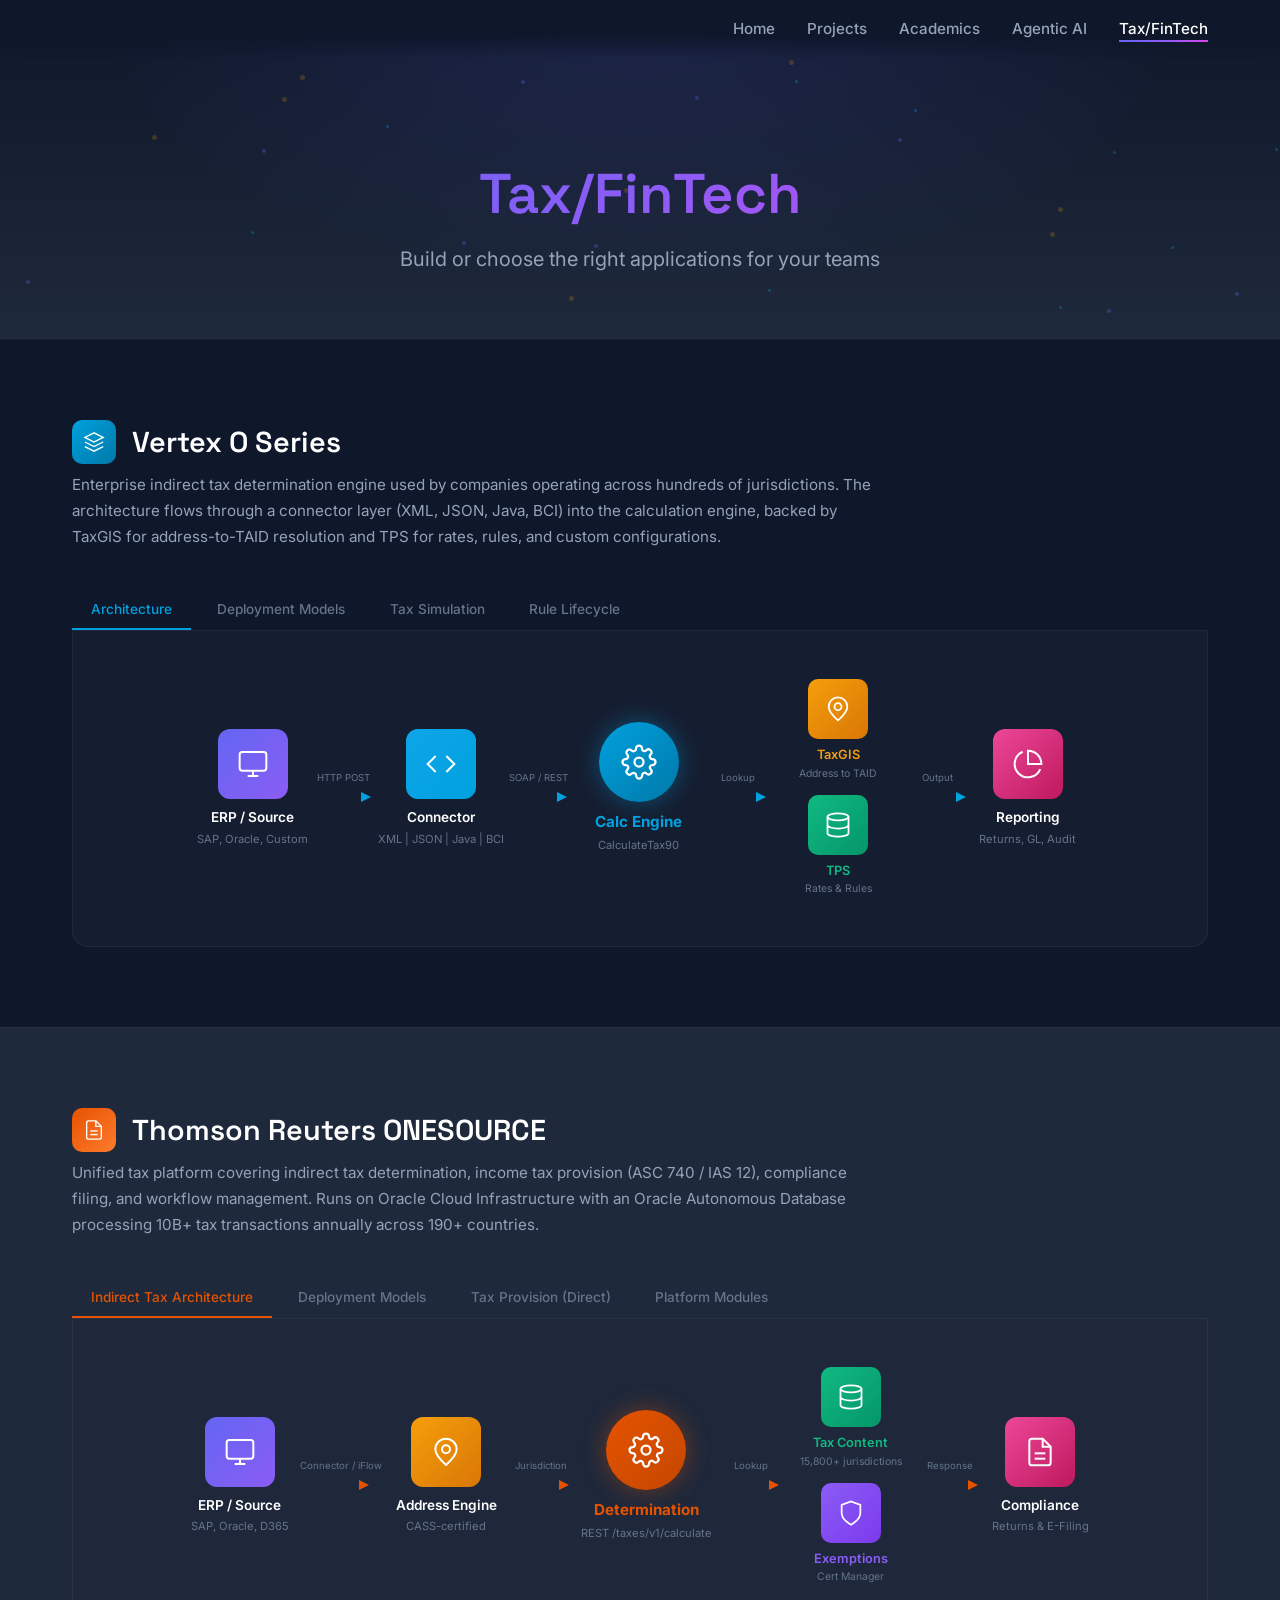
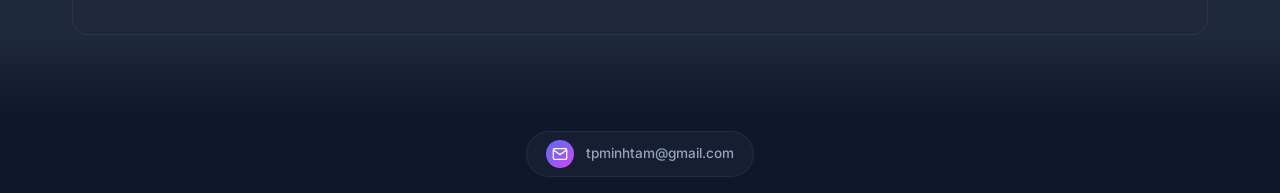
<file: pages/tax-tech.html>
<!DOCTYPE html>
<html lang="en">
<head>
    <meta charset="UTF-8">
    <meta name="viewport" content="width=device-width, initial-scale=1.0">
    <title>Tax/FinTech | Tam Tran</title>
    <link rel="stylesheet" href="../styles.css">
    <link href="https://fonts.googleapis.com/css2?family=Inter:wght@300;400;500;600;700&family=Space+Grotesk:wght@400;500;600;700&display=swap" rel="stylesheet">
    <style>
        /* Product Section */
        .product-section {
            padding: 5rem 0;
            border-top: 1px solid rgba(100, 116, 139, 0.1);
        }
        .product-header {
            display: flex;
            align-items: center;
            gap: 1rem;
            margin-bottom: 0.5rem;
        }
        .product-header .ph-icon {
            width: 44px; height: 44px; border-radius: 10px;
            display: flex; align-items: center; justify-content: center; flex-shrink: 0;
        }
        .product-header h2 {
            font-size: 1.8rem; color: var(--white); margin: 0;
        }
        .product-desc {
            color: var(--gray-light); font-size: 0.95rem; line-height: 1.7;
            max-width: 800px; margin-bottom: 2.5rem;
        }

        /* Vertex Subsection Tabs */
        .vx-tabs {
            display: flex;
            gap: 0.4rem;
            margin-bottom: 0;
            border-bottom: 1px solid rgba(100, 116, 139, 0.15);
            flex-wrap: wrap;
        }
        .vx-tab {
            padding: 0.7rem 1.2rem;
            background: transparent;
            border: none;
            border-bottom: 2px solid transparent;
            color: var(--gray);
            font-size: 0.85rem;
            font-weight: 500;
            cursor: pointer;
            transition: all 0.3s ease;
            font-family: inherit;
        }
        .vx-tab:hover { color: var(--white); }
        .vx-tab.active {
            color: #00A1DE;
            border-bottom-color: #00A1DE;
        }
        .os-tab.active {
            color: #E55300 !important;
            border-bottom-color: #E55300 !important;
        }
        .vx-panel {
            display: none;
            background: rgba(30, 41, 59, 0.4);
            border: 1px solid rgba(100, 116, 139, 0.15);
            border-top: none;
            border-radius: 0 0 16px 16px;
            padding: 2rem;
            min-height: 280px;
        }
        .vx-panel.active { display: block; }

        /* Deployment tab styles */
        .deploy-tab {
            padding: 0.5rem 1.1rem;
            background: rgba(30, 41, 59, 0.5);
            border: 1px solid rgba(100, 116, 139, 0.3);
            border-radius: 8px;
            color: var(--gray-light);
            font-size: 0.8rem;
            font-weight: 500;
            cursor: pointer;
            transition: all 0.3s ease;
            font-family: inherit;
        }
        .deploy-tab:hover { border-color: rgba(0, 161, 222, 0.5); color: var(--white); }
        .deploy-tab.active {
            background: linear-gradient(135deg, #00A1DE, #0078a8);
            border-color: transparent; color: white;
            box-shadow: 0 4px 15px rgba(0, 161, 222, 0.3);
        }
        .deploy-diagram { display: flex; align-items: center; justify-content: center; gap: 1rem; margin-bottom: 1.5rem; flex-wrap: wrap; }
        .deploy-box { padding: 0.8rem 1.2rem; border-radius: 10px; text-align: center; min-width: 100px; }
        .deploy-box .db-label { font-size: 0.75rem; font-weight: 600; }
        .deploy-box .db-sub { font-size: 0.6rem; margin-top: 2px; }
        .deploy-arrow-r { color: var(--gray); font-size: 1.2rem; }
        .deploy-features { display: flex; gap: 0.75rem; flex-wrap: wrap; justify-content: center; }
        .deploy-feat {
            background: rgba(15, 23, 42, 0.6); border: 1px solid rgba(100,116,139,0.15);
            border-radius: 8px; padding: 0.5rem 0.9rem; font-size: 0.7rem;
            color: var(--gray-light); display: flex; align-items: center; gap: 0.4rem;
        }
        .deploy-feat .feat-dot { width: 6px; height: 6px; border-radius: 50%; flex-shrink: 0; }

        /* Arch diagram nodes */
        .vx-node { transition: transform 0.3s ease; }
        .vx-node:hover { transform: scale(1.08); }
        .lc-step:hover .lc-icon { transform: scale(1.2); box-shadow: 0 0 20px rgba(99, 102, 241, 0.3); }
        #sim-run:hover { box-shadow: 0 4px 20px rgba(0, 161, 222, 0.4); transform: translateY(-1px); }

        /* OneSource coming soon */
        .os-coming-soon {
            text-align: center;
            padding: 4rem 2rem;
            background: rgba(30, 41, 59, 0.3);
            border: 1px solid rgba(100, 116, 139, 0.15);
            border-radius: 16px;
        }
        .os-coming-soon .os-icon {
            width: 64px; height: 64px; border-radius: 50%;
            background: rgba(229, 83, 0, 0.1);
            display: flex; align-items: center; justify-content: center;
            margin: 0 auto 1.5rem;
            animation: pulse-os 3s ease-in-out infinite;
        }
        @keyframes pulse-os {
            0%, 100% { box-shadow: 0 0 0 0 rgba(229, 83, 0, 0.15); }
            50% { box-shadow: 0 0 25px 8px rgba(229, 83, 0, 0.1); }
        }
        .os-coming-soon h3 { color: var(--white); font-size: 1.1rem; margin-bottom: 0.5rem; }
        .os-coming-soon p { color: var(--gray); font-size: 0.9rem; }
        .os-dots {
            display: flex; justify-content: center; gap: 0.4rem; margin-top: 1.5rem;
        }
        .os-dots span {
            width: 5px; height: 5px; border-radius: 50%; background: #E55300; opacity: 0.3;
            animation: dot-b 1.5s ease-in-out infinite;
        }
        .os-dots span:nth-child(2) { animation-delay: 0.3s; }
        .os-dots span:nth-child(3) { animation-delay: 0.6s; }
        @keyframes dot-b { 0%, 100% { opacity: 0.15; } 50% { opacity: 0.8; } }

        @media (max-width: 768px) {
            #tax-sim-container { grid-template-columns: 1fr !important; }
}
    </style>
</head>
<body>
    <nav class="navbar scrolled">
        <div class="nav-container">
            <ul class="nav-links">
                <li><a href="../index.html">Home</a></li>
                <li><a href="my-apps.html">Projects</a></li>
                <li><a href="academic.html">Academics</a></li>
                <li><a href="agentic-ai.html">Agentic AI</a></li>
                <li><a href="tax-tech.html" class="active">Tax/FinTech</a></li>
            </ul>
            <div class="hamburger">
                <span></span>
                <span></span>
                <span></span>
            </div>
        </div>
    </nav>

    <header class="page-header">
        <div class="particles" id="particles"></div>
        <div class="container" style="text-align: center;">
            <h1 class="animate-slide-up">Tax/FinTech</h1>
            <p class="lead animate-slide-up delay-1" style="margin-left: auto; margin-right: auto;">Build or choose the right applications for your teams</p>
        </div>
    </header>

    <!-- ============================================= -->
    <!-- VERTEX O SERIES -->
    <!-- ============================================= -->
    <section class="product-section" id="vertex-section">
        <div class="container">
            <div class="product-header">
                <div class="ph-icon" style="background: linear-gradient(135deg, #00A1DE, #0078a8);">
                    <svg width="22" height="22" viewBox="0 0 24 24" fill="none" stroke="white" stroke-width="1.5"><path d="M12 2L2 7l10 5 10-5-10-5z"/><path d="M2 17l10 5 10-5"/><path d="M2 12l10 5 10-5"/></svg>
                </div>
                <h2>Vertex O Series</h2>
            </div>
            <p class="product-desc">Enterprise indirect tax determination engine used by companies operating across hundreds of jurisdictions. The architecture flows through a connector layer (XML, JSON, Java, BCI) into the calculation engine, backed by TaxGIS for address-to-TAID resolution and TPS for rates, rules, and custom configurations.</p>

            <!-- Tabbed content -->
            <div class="vx-tabs">
                <button class="vx-tab active" data-panel="arch">Architecture</button>
                <button class="vx-tab" data-panel="deploy">Deployment Models</button>
                <button class="vx-tab" data-panel="sim">Tax Simulation</button>
                <button class="vx-tab" data-panel="lifecycle">Rule Lifecycle</button>
            </div>

            <!-- Architecture Panel -->
            <div class="vx-panel active" id="panel-arch">
                <div style="overflow-x: auto;">
                    <div style="display: flex; align-items: center; justify-content: center; gap: 0; min-width: 900px; flex-wrap: nowrap; padding: 1rem 0;">
                        <!-- ERP / Source -->
                        <div class="vx-node" style="text-align: center; min-width: 110px;">
                            <div style="width: 70px; height: 70px; border-radius: 12px; background: linear-gradient(135deg, #6366f1, #8b5cf6); display: flex; align-items: center; justify-content: center; margin: 0 auto 0.5rem;">
                                <svg width="32" height="32" viewBox="0 0 24 24" fill="none" stroke="white" stroke-width="1.5"><rect x="2" y="3" width="20" height="14" rx="2"/><line x1="8" y1="21" x2="16" y2="21"/><line x1="12" y1="17" x2="12" y2="21"/></svg>
                            </div>
                            <div style="color: var(--white); font-weight: 600; font-size: 0.85rem;">ERP / Source</div>
                            <div style="color: var(--gray); font-size: 0.7rem; margin-top: 2px;">SAP, Oracle, Custom</div>
                        </div>
                        <div style="display: flex; flex-direction: column; align-items: center; padding: 0 0.3rem;">
                            <div style="font-size: 0.6rem; color: var(--gray); margin-bottom: 2px;">HTTP POST</div>
                            <svg width="60" height="20" viewBox="0 0 60 20"><defs><linearGradient id="ag1" x1="0" y1="0" x2="1" y2="0"><stop offset="0%" stop-color="#6366f1"/><stop offset="100%" stop-color="#00A1DE"/></linearGradient></defs><line x1="0" y1="10" x2="50" y2="10" stroke="url(#ag1)" stroke-width="2" stroke-dasharray="4 3"><animate attributeName="stroke-dashoffset" from="0" to="-14" dur="1s" repeatCount="indefinite"/></line><polygon points="48,5 58,10 48,15" fill="#00A1DE"/></svg>
                        </div>
                        <!-- Connector -->
                        <div class="vx-node" style="text-align: center; min-width: 110px;">
                            <div style="width: 70px; height: 70px; border-radius: 12px; background: linear-gradient(135deg, #0ea5e9, #00A1DE); display: flex; align-items: center; justify-content: center; margin: 0 auto 0.5rem;">
                                <svg width="32" height="32" viewBox="0 0 24 24" fill="none" stroke="white" stroke-width="1.5"><polyline points="16 18 22 12 16 6"/><polyline points="8 6 2 12 8 18"/></svg>
                            </div>
                            <div style="color: var(--white); font-weight: 600; font-size: 0.85rem;">Connector</div>
                            <div style="color: var(--gray); font-size: 0.7rem; margin-top: 2px;">XML | JSON | Java | BCI</div>
                        </div>
                        <div style="display: flex; flex-direction: column; align-items: center; padding: 0 0.3rem;">
                            <div style="font-size: 0.6rem; color: var(--gray); margin-bottom: 2px;">SOAP / REST</div>
                            <svg width="60" height="20" viewBox="0 0 60 20"><line x1="0" y1="10" x2="50" y2="10" stroke="url(#ag1)" stroke-width="2" stroke-dasharray="4 3"><animate attributeName="stroke-dashoffset" from="0" to="-14" dur="1s" repeatCount="indefinite"/></line><polygon points="48,5 58,10 48,15" fill="#00A1DE"/></svg>
                        </div>
                        <!-- Calc Engine -->
                        <div class="vx-node" style="text-align: center; min-width: 130px;">
                            <div style="width: 80px; height: 80px; border-radius: 50%; background: linear-gradient(135deg, #00A1DE, #0078a8); display: flex; align-items: center; justify-content: center; margin: 0 auto 0.5rem; box-shadow: 0 0 25px rgba(0, 161, 222, 0.4);">
                                <svg width="36" height="36" viewBox="0 0 24 24" fill="none" stroke="white" stroke-width="1.5"><circle cx="12" cy="12" r="3"/><path d="M19.4 15a1.65 1.65 0 0 0 .33 1.82l.06.06a2 2 0 0 1-2.83 2.83l-.06-.06a1.65 1.65 0 0 0-1.82-.33 1.65 1.65 0 0 0-1 1.51V21a2 2 0 0 1-4 0v-.09A1.65 1.65 0 0 0 9 19.4a1.65 1.65 0 0 0-1.82.33l-.06.06a2 2 0 0 1-2.83-2.83l.06-.06A1.65 1.65 0 0 0 4.68 15a1.65 1.65 0 0 0-1.51-1H3a2 2 0 0 1 0-4h.09A1.65 1.65 0 0 0 4.6 9a1.65 1.65 0 0 0-.33-1.82l-.06-.06a2 2 0 0 1 2.83-2.83l.06.06A1.65 1.65 0 0 0 9 4.68a1.65 1.65 0 0 0 1-1.51V3a2 2 0 0 1 4 0v.09a1.65 1.65 0 0 0 1 1.51 1.65 1.65 0 0 0 1.82-.33l.06-.06a2 2 0 0 1 2.83 2.83l-.06.06A1.65 1.65 0 0 0 19.32 9a1.65 1.65 0 0 0 1.51 1H21a2 2 0 0 1 0 4h-.09a1.65 1.65 0 0 0-1.51 1z"/></svg>
                            </div>
                            <div style="color: #00A1DE; font-weight: 700; font-size: 0.95rem;">Calc Engine</div>
                            <div style="color: var(--gray); font-size: 0.7rem; margin-top: 2px;">CalculateTax90</div>
                        </div>
                        <div style="display: flex; flex-direction: column; align-items: center; padding: 0 0.3rem;">
                            <div style="font-size: 0.6rem; color: var(--gray); margin-bottom: 2px;">Lookup</div>
                            <svg width="60" height="20" viewBox="0 0 60 20"><line x1="0" y1="10" x2="50" y2="10" stroke="url(#ag1)" stroke-width="2" stroke-dasharray="4 3"><animate attributeName="stroke-dashoffset" from="0" to="-14" dur="1s" repeatCount="indefinite"/></line><polygon points="48,5 58,10 48,15" fill="#00A1DE"/></svg>
                        </div>
                        <!-- Databases -->
                        <div style="display: flex; flex-direction: column; gap: 0.75rem; min-width: 130px;">
                            <div class="vx-node" style="text-align: center;">
                                <div style="width: 60px; height: 60px; border-radius: 10px; background: linear-gradient(135deg, #f59e0b, #d97706); display: flex; align-items: center; justify-content: center; margin: 0 auto 0.4rem;">
                                    <svg width="28" height="28" viewBox="0 0 24 24" fill="none" stroke="white" stroke-width="1.5"><circle cx="12" cy="10" r="3"/><path d="M12 21.7C17.3 17 20 13 20 10a8 8 0 0 0-16 0c0 3 2.7 7 8 11.7z"/></svg>
                                </div>
                                <div style="color: #f59e0b; font-weight: 600; font-size: 0.8rem;">TaxGIS</div>
                                <div style="color: var(--gray); font-size: 0.65rem;">Address to TAID</div>
                            </div>
                            <div class="vx-node" style="text-align: center;">
                                <div style="width: 60px; height: 60px; border-radius: 10px; background: linear-gradient(135deg, #10b981, #059669); display: flex; align-items: center; justify-content: center; margin: 0 auto 0.4rem;">
                                    <svg width="28" height="28" viewBox="0 0 24 24" fill="none" stroke="white" stroke-width="1.5"><ellipse cx="12" cy="5" rx="9" ry="3"/><path d="M21 12c0 1.66-4 3-9 3s-9-1.34-9-3"/><path d="M3 5v14c0 1.66 4 3 9 3s9-1.34 9-3V5"/></svg>
                                </div>
                                <div style="color: #10b981; font-weight: 600; font-size: 0.8rem;">TPS</div>
                                <div style="color: var(--gray); font-size: 0.65rem;">Rates & Rules</div>
                            </div>
                        </div>
                        <div style="display: flex; flex-direction: column; align-items: center; padding: 0 0.3rem;">
                            <div style="font-size: 0.6rem; color: var(--gray); margin-bottom: 2px;">Output</div>
                            <svg width="60" height="20" viewBox="0 0 60 20"><line x1="0" y1="10" x2="50" y2="10" stroke="url(#ag1)" stroke-width="2" stroke-dasharray="4 3"><animate attributeName="stroke-dashoffset" from="0" to="-14" dur="1s" repeatCount="indefinite"/></line><polygon points="48,5 58,10 48,15" fill="#00A1DE"/></svg>
                        </div>
                        <!-- Reporting -->
                        <div class="vx-node" style="text-align: center; min-width: 110px;">
                            <div style="width: 70px; height: 70px; border-radius: 12px; background: linear-gradient(135deg, #ec4899, #be185d); display: flex; align-items: center; justify-content: center; margin: 0 auto 0.5rem;">
                                <svg width="32" height="32" viewBox="0 0 24 24" fill="none" stroke="white" stroke-width="1.5"><path d="M21.21 15.89A10 10 0 1 1 8 2.83"/><path d="M22 12A10 10 0 0 0 12 2v10z"/></svg>
                            </div>
                            <div style="color: var(--white); font-weight: 600; font-size: 0.85rem;">Reporting</div>
                            <div style="color: var(--gray); font-size: 0.7rem; margin-top: 2px;">Returns, GL, Audit</div>
                        </div>
                    </div>
                </div>
            </div>

            <!-- Deployment Models Panel -->
            <div class="vx-panel" id="panel-deploy">
                <div id="deploy-tabs" style="display: flex; justify-content: center; gap: 0.5rem; margin-bottom: 1.5rem; flex-wrap: wrap;">
                    <button class="deploy-tab active" data-tab="onprem">On-Premise</button>
                    <button class="deploy-tab" data-tab="lite">LITE</button>
                    <button class="deploy-tab" data-tab="edge">Edge (Containers)</button>
                    <button class="deploy-tab" data-tab="cloud">Cloud</button>
                </div>
                <div id="deploy-content"></div>
            </div>

            <!-- Tax Simulation Panel -->
            <div class="vx-panel" id="panel-sim">
                <div style="display: grid; grid-template-columns: 1fr 1fr; gap: 2rem;" id="tax-sim-container">
                    <div>
                        <div style="color: var(--gray); font-size: 0.7rem; text-transform: uppercase; letter-spacing: 1px; margin-bottom: 1rem;">Transaction Input</div>
                        <div style="display: flex; flex-direction: column; gap: 1rem;">
                            <div>
                                <label style="color: var(--gray-light); font-size: 0.8rem; display: block; margin-bottom: 0.3rem;">Jurisdiction</label>
                                <select id="sim-state" style="width: 100%; padding: 0.6rem; background: rgba(15, 23, 42, 0.8); border: 1px solid rgba(100,116,139,0.3); border-radius: 8px; color: var(--white); font-size: 0.9rem; font-family: inherit;">
                                    <option value="CA">California (Destination-based)</option>
                                    <option value="TX">Texas (Origin-based)</option>
                                    <option value="NY">New York (Destination-based)</option>
                                    <option value="CO">Colorado (Mixed / PIFs)</option>
                                    <option value="FL">Florida (Destination + Resort Tax)</option>
                                    <option value="OR">Oregon (No Sales Tax)</option>
                                </select>
                            </div>
                            <div>
                                <label style="color: var(--gray-light); font-size: 0.8rem; display: block; margin-bottom: 0.3rem;">Product Category (TPCC)</label>
                                <select id="sim-product" style="width: 100%; padding: 0.6rem; background: rgba(15, 23, 42, 0.8); border: 1px solid rgba(100,116,139,0.3); border-radius: 8px; color: var(--white); font-size: 0.9rem; font-family: inherit;">
                                    <option value="digital">Digital Services (SaaS / API)</option>
                                    <option value="food_prepared">Prepared Food</option>
                                    <option value="food_grocery">Grocery (Unprepared)</option>
                                    <option value="tangible">Tangible Personal Property</option>
                                    <option value="saas">Software Subscription</option>
                                </select>
                            </div>
                            <div>
                                <label style="color: var(--gray-light); font-size: 0.8rem; display: block; margin-bottom: 0.3rem;">Transaction Amount</label>
                                <input type="number" id="sim-amount" value="100.00" step="0.01" min="0" style="width: 100%; padding: 0.6rem; background: rgba(15, 23, 42, 0.8); border: 1px solid rgba(100,116,139,0.3); border-radius: 8px; color: var(--white); font-size: 0.9rem; font-family: inherit;">
                            </div>
                            <div>
                                <label style="color: var(--gray-light); font-size: 0.8rem; display: block; margin-bottom: 0.3rem;">Seller Model</label>
                                <select id="sim-seller" style="width: 100%; padding: 0.6rem; background: rgba(15, 23, 42, 0.8); border: 1px solid rgba(100,116,139,0.3); border-radius: 8px; color: var(--white); font-size: 0.9rem; font-family: inherit;">
                                    <option value="direct">Direct Seller</option>
                                    <option value="mpf">Marketplace Facilitator</option>
                                </select>
                            </div>
                            <button id="sim-run" style="padding: 0.7rem; background: linear-gradient(135deg, #00A1DE, #0078a8); border: none; border-radius: 8px; color: white; font-weight: 600; font-size: 0.9rem; cursor: pointer; transition: all 0.3s ease; font-family: inherit;">Run CalculateTax90</button>
                        </div>
                    </div>
                    <div>
                        <div style="color: var(--gray); font-size: 0.7rem; text-transform: uppercase; letter-spacing: 1px; margin-bottom: 1rem;">Vertex Response</div>
                        <div id="sim-output" style="background: rgba(15, 23, 42, 0.8); border: 1px solid rgba(100,116,139,0.2); border-radius: 8px; padding: 1rem; font-family: 'SF Mono', 'Fira Code', monospace; font-size: 0.75rem; line-height: 1.6; color: var(--gray-light); min-height: 320px; overflow-y: auto;">
                            <span style="color: var(--gray);">Click "Run CalculateTax90" to simulate...</span>
                        </div>
                    </div>
                </div>
            </div>

            <!-- Rule Lifecycle Panel -->
            <div class="vx-panel" id="panel-lifecycle">
                <div style="overflow-x: auto;">
                    <div id="lifecycle-pipeline" style="display: flex; align-items: center; justify-content: center; gap: 0; min-width: 800px; padding-top: 1rem;">
                        <div class="lc-step" data-step="1" style="text-align: center; flex: 1;">
                            <div class="lc-icon" style="width: 50px; height: 50px; border-radius: 50%; background: rgba(99,102,241,0.2); border: 2px solid #6366f1; display: flex; align-items: center; justify-content: center; margin: 0 auto 0.5rem; transition: all 0.4s ease;">
                                <svg width="22" height="22" viewBox="0 0 24 24" fill="none" stroke="#6366f1" stroke-width="2"><path d="M12 20h9"/><path d="M16.5 3.5a2.12 2.12 0 0 1 3 3L7 19l-4 1 1-4L16.5 3.5z"/></svg>
                            </div>
                            <div style="color: var(--white); font-size: 0.75rem; font-weight: 600;">Configure</div>
                            <div style="color: var(--gray); font-size: 0.6rem;">Vertex Cloud</div>
                        </div>
                        <svg width="30" height="20" viewBox="0 0 30 20" style="flex-shrink: 0;"><line x1="0" y1="10" x2="22" y2="10" stroke="#6366f1" stroke-width="1.5" stroke-dasharray="3 2"/><polygon points="20,6 28,10 20,14" fill="#6366f1" opacity="0.6"/></svg>
                        <div class="lc-step" data-step="2" style="text-align: center; flex: 1;">
                            <div class="lc-icon" style="width: 50px; height: 50px; border-radius: 50%; background: rgba(14,165,233,0.2); border: 2px solid #0ea5e9; display: flex; align-items: center; justify-content: center; margin: 0 auto 0.5rem; transition: all 0.4s ease;">
                                <svg width="22" height="22" viewBox="0 0 24 24" fill="none" stroke="#0ea5e9" stroke-width="2"><path d="M21 15v4a2 2 0 0 1-2 2H5a2 2 0 0 1-2-2v-4"/><polyline points="7 10 12 15 17 10"/><line x1="12" y1="15" x2="12" y2="3"/></svg>
                            </div>
                            <div style="color: var(--white); font-size: 0.75rem; font-weight: 600;">TEE Extract</div>
                            <div style="color: var(--gray); font-size: 0.6rem;">Generate Diff</div>
                        </div>
                        <svg width="30" height="20" viewBox="0 0 30 20" style="flex-shrink: 0;"><line x1="0" y1="10" x2="22" y2="10" stroke="#0ea5e9" stroke-width="1.5" stroke-dasharray="3 2"/><polygon points="20,6 28,10 20,14" fill="#0ea5e9" opacity="0.6"/></svg>
                        <div class="lc-step" data-step="3" style="text-align: center; flex: 1;">
                            <div class="lc-icon" style="width: 50px; height: 50px; border-radius: 50%; background: rgba(245,158,11,0.2); border: 2px solid #f59e0b; display: flex; align-items: center; justify-content: center; margin: 0 auto 0.5rem; transition: all 0.4s ease;">
                                <svg width="22" height="22" viewBox="0 0 24 24" fill="none" stroke="#f59e0b" stroke-width="2"><path d="M1 12s4-8 11-8 11 8 11 8-4 8-11 8-11-8-11-8z"/><circle cx="12" cy="12" r="3"/></svg>
                            </div>
                            <div style="color: var(--white); font-size: 0.75rem; font-weight: 600;">Code Review</div>
                            <div style="color: var(--gray); font-size: 0.6rem;">Peer Review</div>
                        </div>
                        <svg width="30" height="20" viewBox="0 0 30 20" style="flex-shrink: 0;"><line x1="0" y1="10" x2="22" y2="10" stroke="#f59e0b" stroke-width="1.5" stroke-dasharray="3 2"/><polygon points="20,6 28,10 20,14" fill="#f59e0b" opacity="0.6"/></svg>
                        <div class="lc-step" data-step="4" style="text-align: center; flex: 1;">
                            <div class="lc-icon" style="width: 50px; height: 50px; border-radius: 50%; background: rgba(16,185,129,0.2); border: 2px solid #10b981; display: flex; align-items: center; justify-content: center; margin: 0 auto 0.5rem; transition: all 0.4s ease;">
                                <svg width="22" height="22" viewBox="0 0 24 24" fill="none" stroke="#10b981" stroke-width="2"><polyline points="20 6 9 17 4 12"/></svg>
                            </div>
                            <div style="color: var(--white); font-size: 0.75rem; font-weight: 600;">Staging</div>
                            <div style="color: var(--gray); font-size: 0.6rem;">Golden Tests</div>
                        </div>
                        <svg width="30" height="20" viewBox="0 0 30 20" style="flex-shrink: 0;"><line x1="0" y1="10" x2="22" y2="10" stroke="#10b981" stroke-width="1.5" stroke-dasharray="3 2"/><polygon points="20,6 28,10 20,14" fill="#10b981" opacity="0.6"/></svg>
                        <div class="lc-step" data-step="5" style="text-align: center; flex: 1;">
                            <div class="lc-icon" style="width: 50px; height: 50px; border-radius: 50%; background: rgba(236,72,153,0.2); border: 2px solid #ec4899; display: flex; align-items: center; justify-content: center; margin: 0 auto 0.5rem; transition: all 0.4s ease;">
                                <svg width="22" height="22" viewBox="0 0 24 24" fill="none" stroke="#ec4899" stroke-width="2"><path d="M12 22s8-4 8-10V5l-8-3-8 3v7c0 6 8 10 8 10z"/></svg>
                            </div>
                            <div style="color: var(--white); font-size: 0.75rem; font-weight: 600;">Shadow</div>
                            <div style="color: var(--gray); font-size: 0.6rem;">100% Traffic</div>
                        </div>
                        <svg width="30" height="20" viewBox="0 0 30 20" style="flex-shrink: 0;"><line x1="0" y1="10" x2="22" y2="10" stroke="#ec4899" stroke-width="1.5" stroke-dasharray="3 2"/><polygon points="20,6 28,10 20,14" fill="#ec4899" opacity="0.6"/></svg>
                        <div class="lc-step" data-step="6" style="text-align: center; flex: 1;">
                            <div class="lc-icon" style="width: 50px; height: 50px; border-radius: 50%; background: rgba(139,92,246,0.2); border: 2px solid #8b5cf6; display: flex; align-items: center; justify-content: center; margin: 0 auto 0.5rem; transition: all 0.4s ease;">
                                <svg width="22" height="22" viewBox="0 0 24 24" fill="none" stroke="#8b5cf6" stroke-width="2"><path d="M22 11.08V12a10 10 0 1 1-5.93-9.14"/><polyline points="22 4 12 14.01 9 11.01"/></svg>
                            </div>
                            <div style="color: var(--white); font-size: 0.75rem; font-weight: 600;">Production</div>
                            <div style="color: var(--gray); font-size: 0.6rem;">Canary &rarr; Full</div>
                        </div>
                    </div>
                </div>
                <div style="margin-top: 1.5rem; position: relative; height: 4px; background: rgba(100,116,139,0.15); border-radius: 2px; overflow: hidden;">
                    <div id="lc-progress" style="position: absolute; top: 0; left: 0; height: 100%; width: 0%; background: linear-gradient(90deg, #6366f1, #0ea5e9, #f59e0b, #10b981, #ec4899, #8b5cf6); border-radius: 2px; transition: width 0.6s ease;"></div>
                </div>
                <div style="text-align: center; margin-top: 0.75rem;">
                    <span id="lc-status" style="color: var(--gray); font-size: 0.75rem;">Hover over each step to explore</span>
                </div>
            </div>
        </div>
    </section>

    <!-- ============================================= -->
    <!-- THOMSON REUTERS ONESOURCE -->
    <!-- ============================================= -->
    <section class="product-section" id="onesource-section" style="background: var(--dark-lighter);">
        <div class="container">
            <div class="product-header">
                <div class="ph-icon" style="background: linear-gradient(135deg, #E55300, #ff7b2e);">
                    <svg width="22" height="22" viewBox="0 0 24 24" fill="none" stroke="white" stroke-width="1.5"><path d="M14 2H6a2 2 0 0 0-2 2v16a2 2 0 0 0 2 2h12a2 2 0 0 0 2-2V8z"/><polyline points="14 2 14 8 20 8"/><line x1="16" y1="13" x2="8" y2="13"/><line x1="16" y1="17" x2="8" y2="17"/></svg>
                </div>
                <h2>Thomson Reuters ONESOURCE</h2>
            </div>
            <p class="product-desc">Unified tax platform covering indirect tax determination, income tax provision (ASC 740 / IAS 12), compliance filing, and workflow management. Runs on Oracle Cloud Infrastructure with an Oracle Autonomous Database processing 10B+ tax transactions annually across 190+ countries.</p>

            <!-- OneSource Tabs -->
            <div class="vx-tabs">
                <button class="vx-tab os-tab active" data-panel="os-arch">Indirect Tax Architecture</button>
                <button class="vx-tab os-tab" data-panel="os-deploy">Deployment Models</button>
                <button class="vx-tab os-tab" data-panel="os-provision">Tax Provision (Direct)</button>
                <button class="vx-tab os-tab" data-panel="os-platform">Platform Modules</button>
            </div>

            <!-- IDT Architecture Panel -->
            <div class="vx-panel active" id="panel-os-arch">
                <div style="overflow-x: auto;">
                    <div style="display: flex; align-items: center; justify-content: center; gap: 0; min-width: 900px; flex-wrap: nowrap; padding: 1rem 0;">
                        <!-- ERP -->
                        <div class="vx-node" style="text-align: center; min-width: 110px;">
                            <div style="width: 70px; height: 70px; border-radius: 12px; background: linear-gradient(135deg, #6366f1, #8b5cf6); display: flex; align-items: center; justify-content: center; margin: 0 auto 0.5rem;">
                                <svg width="32" height="32" viewBox="0 0 24 24" fill="none" stroke="white" stroke-width="1.5"><rect x="2" y="3" width="20" height="14" rx="2"/><line x1="8" y1="21" x2="16" y2="21"/><line x1="12" y1="17" x2="12" y2="21"/></svg>
                            </div>
                            <div style="color: var(--white); font-weight: 600; font-size: 0.85rem;">ERP / Source</div>
                            <div style="color: var(--gray); font-size: 0.7rem; margin-top: 2px;">SAP, Oracle, D365</div>
                        </div>
                        <div style="display: flex; flex-direction: column; align-items: center; padding: 0 0.3rem;">
                            <div style="font-size: 0.6rem; color: var(--gray); margin-bottom: 2px;">Connector / iFlow</div>
                            <svg width="60" height="20" viewBox="0 0 60 20"><defs><linearGradient id="og1" x1="0" y1="0" x2="1" y2="0"><stop offset="0%" stop-color="#6366f1"/><stop offset="100%" stop-color="#E55300"/></linearGradient></defs><line x1="0" y1="10" x2="50" y2="10" stroke="url(#og1)" stroke-width="2" stroke-dasharray="4 3"><animate attributeName="stroke-dashoffset" from="0" to="-14" dur="1s" repeatCount="indefinite"/></line><polygon points="48,5 58,10 48,15" fill="#E55300"/></svg>
                        </div>
                        <!-- Address Validation -->
                        <div class="vx-node" style="text-align: center; min-width: 120px;">
                            <div style="width: 70px; height: 70px; border-radius: 12px; background: linear-gradient(135deg, #f59e0b, #d97706); display: flex; align-items: center; justify-content: center; margin: 0 auto 0.5rem;">
                                <svg width="32" height="32" viewBox="0 0 24 24" fill="none" stroke="white" stroke-width="1.5"><circle cx="12" cy="10" r="3"/><path d="M12 21.7C17.3 17 20 13 20 10a8 8 0 0 0-16 0c0 3 2.7 7 8 11.7z"/></svg>
                            </div>
                            <div style="color: var(--white); font-weight: 600; font-size: 0.85rem;">Address Engine</div>
                            <div style="color: var(--gray); font-size: 0.7rem; margin-top: 2px;">CASS-certified</div>
                        </div>
                        <div style="display: flex; flex-direction: column; align-items: center; padding: 0 0.3rem;">
                            <div style="font-size: 0.6rem; color: var(--gray); margin-bottom: 2px;">Jurisdiction</div>
                            <svg width="60" height="20" viewBox="0 0 60 20"><line x1="0" y1="10" x2="50" y2="10" stroke="url(#og1)" stroke-width="2" stroke-dasharray="4 3"><animate attributeName="stroke-dashoffset" from="0" to="-14" dur="1s" repeatCount="indefinite"/></line><polygon points="48,5 58,10 48,15" fill="#E55300"/></svg>
                        </div>
                        <!-- Determination Engine -->
                        <div class="vx-node" style="text-align: center; min-width: 140px;">
                            <div style="width: 80px; height: 80px; border-radius: 50%; background: linear-gradient(135deg, #E55300, #c44700); display: flex; align-items: center; justify-content: center; margin: 0 auto 0.5rem; box-shadow: 0 0 25px rgba(229, 83, 0, 0.4);">
                                <svg width="36" height="36" viewBox="0 0 24 24" fill="none" stroke="white" stroke-width="1.5"><circle cx="12" cy="12" r="3"/><path d="M19.4 15a1.65 1.65 0 0 0 .33 1.82l.06.06a2 2 0 0 1-2.83 2.83l-.06-.06a1.65 1.65 0 0 0-1.82-.33 1.65 1.65 0 0 0-1 1.51V21a2 2 0 0 1-4 0v-.09A1.65 1.65 0 0 0 9 19.4a1.65 1.65 0 0 0-1.82.33l-.06.06a2 2 0 0 1-2.83-2.83l.06-.06A1.65 1.65 0 0 0 4.68 15a1.65 1.65 0 0 0-1.51-1H3a2 2 0 0 1 0-4h.09A1.65 1.65 0 0 0 4.6 9a1.65 1.65 0 0 0-.33-1.82l-.06-.06a2 2 0 0 1 2.83-2.83l.06.06A1.65 1.65 0 0 0 9 4.68a1.65 1.65 0 0 0 1-1.51V3a2 2 0 0 1 4 0v.09a1.65 1.65 0 0 0 1 1.51 1.65 1.65 0 0 0 1.82-.33l.06-.06a2 2 0 0 1 2.83 2.83l-.06.06A1.65 1.65 0 0 0 19.32 9a1.65 1.65 0 0 0 1.51 1H21a2 2 0 0 1 0 4h-.09a1.65 1.65 0 0 0-1.51 1z"/></svg>
                            </div>
                            <div style="color: #E55300; font-weight: 700; font-size: 0.95rem;">Determination</div>
                            <div style="color: var(--gray); font-size: 0.7rem; margin-top: 2px;">REST /taxes/v1/calculate</div>
                        </div>
                        <div style="display: flex; flex-direction: column; align-items: center; padding: 0 0.3rem;">
                            <div style="font-size: 0.6rem; color: var(--gray); margin-bottom: 2px;">Lookup</div>
                            <svg width="60" height="20" viewBox="0 0 60 20"><line x1="0" y1="10" x2="50" y2="10" stroke="url(#og1)" stroke-width="2" stroke-dasharray="4 3"><animate attributeName="stroke-dashoffset" from="0" to="-14" dur="1s" repeatCount="indefinite"/></line><polygon points="48,5 58,10 48,15" fill="#E55300"/></svg>
                        </div>
                        <!-- Tax Content / Exemptions -->
                        <div style="display: flex; flex-direction: column; gap: 0.75rem; min-width: 130px;">
                            <div class="vx-node" style="text-align: center;">
                                <div style="width: 60px; height: 60px; border-radius: 10px; background: linear-gradient(135deg, #10b981, #059669); display: flex; align-items: center; justify-content: center; margin: 0 auto 0.4rem;">
                                    <svg width="28" height="28" viewBox="0 0 24 24" fill="none" stroke="white" stroke-width="1.5"><ellipse cx="12" cy="5" rx="9" ry="3"/><path d="M21 12c0 1.66-4 3-9 3s-9-1.34-9-3"/><path d="M3 5v14c0 1.66 4 3 9 3s9-1.34 9-3V5"/></svg>
                                </div>
                                <div style="color: #10b981; font-weight: 600; font-size: 0.8rem;">Tax Content</div>
                                <div style="color: var(--gray); font-size: 0.65rem;">15,800+ jurisdictions</div>
                            </div>
                            <div class="vx-node" style="text-align: center;">
                                <div style="width: 60px; height: 60px; border-radius: 10px; background: linear-gradient(135deg, #8b5cf6, #7c3aed); display: flex; align-items: center; justify-content: center; margin: 0 auto 0.4rem;">
                                    <svg width="28" height="28" viewBox="0 0 24 24" fill="none" stroke="white" stroke-width="1.5"><path d="M12 22s8-4 8-10V5l-8-3-8 3v7c0 6 8 10 8 10z"/></svg>
                                </div>
                                <div style="color: #8b5cf6; font-weight: 600; font-size: 0.8rem;">Exemptions</div>
                                <div style="color: var(--gray); font-size: 0.65rem;">Cert Manager</div>
                            </div>
                        </div>
                        <div style="display: flex; flex-direction: column; align-items: center; padding: 0 0.3rem;">
                            <div style="font-size: 0.6rem; color: var(--gray); margin-bottom: 2px;">Response</div>
                            <svg width="60" height="20" viewBox="0 0 60 20"><line x1="0" y1="10" x2="50" y2="10" stroke="url(#og1)" stroke-width="2" stroke-dasharray="4 3"><animate attributeName="stroke-dashoffset" from="0" to="-14" dur="1s" repeatCount="indefinite"/></line><polygon points="48,5 58,10 48,15" fill="#E55300"/></svg>
                        </div>
                        <!-- Compliance / Returns -->
                        <div class="vx-node" style="text-align: center; min-width: 110px;">
                            <div style="width: 70px; height: 70px; border-radius: 12px; background: linear-gradient(135deg, #ec4899, #be185d); display: flex; align-items: center; justify-content: center; margin: 0 auto 0.5rem;">
                                <svg width="32" height="32" viewBox="0 0 24 24" fill="none" stroke="white" stroke-width="1.5"><path d="M14 2H6a2 2 0 0 0-2 2v16a2 2 0 0 0 2 2h12a2 2 0 0 0 2-2V8z"/><polyline points="14 2 14 8 20 8"/><line x1="16" y1="13" x2="8" y2="13"/><line x1="16" y1="17" x2="8" y2="17"/></svg>
                            </div>
                            <div style="color: var(--white); font-weight: 600; font-size: 0.85rem;">Compliance</div>
                            <div style="color: var(--gray); font-size: 0.7rem; margin-top: 2px;">Returns & E-Filing</div>
                        </div>
                    </div>
                </div>
            </div>

            <!-- Deployment Models Panel -->
            <div class="vx-panel" id="panel-os-deploy">
                <div id="os-deploy-tabs" style="display: flex; justify-content: center; gap: 0.5rem; margin-bottom: 1.5rem; flex-wrap: wrap;">
                    <button class="deploy-tab os-dtab active" data-tab="os-cloud">Cloud SaaS</button>
                    <button class="deploy-tab os-dtab" data-tab="os-onprem">On-Premise</button>
                    <button class="deploy-tab os-dtab" data-tab="os-edge">Determination Anywhere</button>
                </div>
                <div id="os-deploy-content"></div>
            </div>

            <!-- Tax Provision Panel -->
            <div class="vx-panel" id="panel-os-provision">
                <div style="color: var(--white); font-weight: 600; font-size: 1rem; text-align: center; margin-bottom: 1.5rem;">Tax Provision Workflow (ASC 740 / IAS 12)</div>
                <div style="overflow-x: auto;">
                    <div style="display: flex; align-items: center; justify-content: center; gap: 0; min-width: 850px; padding-top: 1rem;">
                        <div class="lc-step os-prov-step" data-ostep="1" style="text-align: center; flex: 1; cursor: pointer;">
                            <div class="lc-icon" style="width: 50px; height: 50px; border-radius: 50%; background: rgba(229,83,0,0.2); border: 2px solid #E55300; display: flex; align-items: center; justify-content: center; margin: 0 auto 0.5rem; transition: all 0.4s ease;">
                                <svg width="22" height="22" viewBox="0 0 24 24" fill="none" stroke="#E55300" stroke-width="2"><path d="M21 15v4a2 2 0 0 1-2 2H5a2 2 0 0 1-2-2v-4"/><polyline points="7 10 12 15 17 10"/><line x1="12" y1="15" x2="12" y2="3"/></svg>
                            </div>
                            <div style="color: var(--white); font-size: 0.75rem; font-weight: 600;">Data Ingestion</div>
                            <div style="color: var(--gray); font-size: 0.6rem;">DataFlow / GL Feed</div>
                        </div>
                        <svg width="30" height="20" viewBox="0 0 30 20" style="flex-shrink: 0;"><line x1="0" y1="10" x2="22" y2="10" stroke="#E55300" stroke-width="1.5" stroke-dasharray="3 2"/><polygon points="20,6 28,10 20,14" fill="#E55300" opacity="0.6"/></svg>
                        <div class="lc-step os-prov-step" data-ostep="2" style="text-align: center; flex: 1; cursor: pointer;">
                            <div class="lc-icon" style="width: 50px; height: 50px; border-radius: 50%; background: rgba(245,158,11,0.2); border: 2px solid #f59e0b; display: flex; align-items: center; justify-content: center; margin: 0 auto 0.5rem; transition: all 0.4s ease;">
                                <svg width="22" height="22" viewBox="0 0 24 24" fill="none" stroke="#f59e0b" stroke-width="2"><polyline points="16 18 22 12 16 6"/><polyline points="8 6 2 12 8 18"/></svg>
                            </div>
                            <div style="color: var(--white); font-size: 0.75rem; font-weight: 600;">Book-to-Tax</div>
                            <div style="color: var(--gray); font-size: 0.6rem;">Map Differences</div>
                        </div>
                        <svg width="30" height="20" viewBox="0 0 30 20" style="flex-shrink: 0;"><line x1="0" y1="10" x2="22" y2="10" stroke="#f59e0b" stroke-width="1.5" stroke-dasharray="3 2"/><polygon points="20,6 28,10 20,14" fill="#f59e0b" opacity="0.6"/></svg>
                        <div class="lc-step os-prov-step" data-ostep="3" style="text-align: center; flex: 1; cursor: pointer;">
                            <div class="lc-icon" style="width: 50px; height: 50px; border-radius: 50%; background: rgba(16,185,129,0.2); border: 2px solid #10b981; display: flex; align-items: center; justify-content: center; margin: 0 auto 0.5rem; transition: all 0.4s ease;">
                                <svg width="22" height="22" viewBox="0 0 24 24" fill="none" stroke="#10b981" stroke-width="2"><circle cx="12" cy="12" r="3"/><path d="M19.4 15a1.65 1.65 0 0 0 .33 1.82l.06.06a2 2 0 0 1-2.83 2.83l-.06-.06a1.65 1.65 0 0 0-1.82-.33 1.65 1.65 0 0 0-1 1.51V21a2 2 0 0 1-4 0v-.09A1.65 1.65 0 0 0 9 19.4"/></svg>
                            </div>
                            <div style="color: var(--white); font-size: 0.75rem; font-weight: 600;">Calculation</div>
                            <div style="color: var(--gray); font-size: 0.6rem;">Current + Deferred</div>
                        </div>
                        <svg width="30" height="20" viewBox="0 0 30 20" style="flex-shrink: 0;"><line x1="0" y1="10" x2="22" y2="10" stroke="#10b981" stroke-width="1.5" stroke-dasharray="3 2"/><polygon points="20,6 28,10 20,14" fill="#10b981" opacity="0.6"/></svg>
                        <div class="lc-step os-prov-step" data-ostep="4" style="text-align: center; flex: 1; cursor: pointer;">
                            <div class="lc-icon" style="width: 50px; height: 50px; border-radius: 50%; background: rgba(99,102,241,0.2); border: 2px solid #6366f1; display: flex; align-items: center; justify-content: center; margin: 0 auto 0.5rem; transition: all 0.4s ease;">
                                <svg width="22" height="22" viewBox="0 0 24 24" fill="none" stroke="#6366f1" stroke-width="2"><path d="M1 12s4-8 11-8 11 8 11 8-4 8-11 8-11-8-11-8z"/><circle cx="12" cy="12" r="3"/></svg>
                            </div>
                            <div style="color: var(--white); font-size: 0.75rem; font-weight: 600;">Review</div>
                            <div style="color: var(--gray); font-size: 0.6rem;">ETR & Approval</div>
                        </div>
                        <svg width="30" height="20" viewBox="0 0 30 20" style="flex-shrink: 0;"><line x1="0" y1="10" x2="22" y2="10" stroke="#6366f1" stroke-width="1.5" stroke-dasharray="3 2"/><polygon points="20,6 28,10 20,14" fill="#6366f1" opacity="0.6"/></svg>
                        <div class="lc-step os-prov-step" data-ostep="5" style="text-align: center; flex: 1; cursor: pointer;">
                            <div class="lc-icon" style="width: 50px; height: 50px; border-radius: 50%; background: rgba(236,72,153,0.2); border: 2px solid #ec4899; display: flex; align-items: center; justify-content: center; margin: 0 auto 0.5rem; transition: all 0.4s ease;">
                                <svg width="22" height="22" viewBox="0 0 24 24" fill="none" stroke="#ec4899" stroke-width="2"><path d="M14 2H6a2 2 0 0 0-2 2v16a2 2 0 0 0 2 2h12a2 2 0 0 0 2-2V8z"/><polyline points="14 2 14 8 20 8"/></svg>
                            </div>
                            <div style="color: var(--white); font-size: 0.75rem; font-weight: 600;">Journal Entries</div>
                            <div style="color: var(--gray); font-size: 0.6rem;">Auto-generate</div>
                        </div>
                        <svg width="30" height="20" viewBox="0 0 30 20" style="flex-shrink: 0;"><line x1="0" y1="10" x2="22" y2="10" stroke="#ec4899" stroke-width="1.5" stroke-dasharray="3 2"/><polygon points="20,6 28,10 20,14" fill="#ec4899" opacity="0.6"/></svg>
                        <div class="lc-step os-prov-step" data-ostep="6" style="text-align: center; flex: 1; cursor: pointer;">
                            <div class="lc-icon" style="width: 50px; height: 50px; border-radius: 50%; background: rgba(139,92,246,0.2); border: 2px solid #8b5cf6; display: flex; align-items: center; justify-content: center; margin: 0 auto 0.5rem; transition: all 0.4s ease;">
                                <svg width="22" height="22" viewBox="0 0 24 24" fill="none" stroke="#8b5cf6" stroke-width="2"><path d="M22 11.08V12a10 10 0 1 1-5.93-9.14"/><polyline points="22 4 12 14.01 9 11.01"/></svg>
                            </div>
                            <div style="color: var(--white); font-size: 0.75rem; font-weight: 600;">Reporting</div>
                            <div style="color: var(--gray); font-size: 0.6rem;">Disclosures</div>
                        </div>
                    </div>
                </div>
                <!-- Progress bar -->
                <div style="margin-top: 1.5rem; position: relative; height: 4px; background: rgba(100,116,139,0.15); border-radius: 2px; overflow: hidden;">
                    <div id="os-prov-progress" style="position: absolute; top: 0; left: 0; height: 100%; width: 0%; background: linear-gradient(90deg, #E55300, #f59e0b, #10b981, #6366f1, #ec4899, #8b5cf6); border-radius: 2px; transition: width 0.6s ease;"></div>
                </div>
                <div style="text-align: center; margin-top: 0.75rem;">
                    <span id="os-prov-status" style="color: var(--gray); font-size: 0.75rem;">Hover over each step to explore</span>
                </div>
            </div>

            <!-- Platform Modules Panel -->
            <div class="vx-panel" id="panel-os-platform">
                <div style="color: var(--white); font-weight: 600; font-size: 1rem; text-align: center; margin-bottom: 1.5rem;">ONESOURCE Platform Ecosystem</div>
                <div style="display: grid; grid-template-columns: repeat(auto-fit, minmax(200px, 1fr)); gap: 1rem;">
                    <div style="background: rgba(229,83,0,0.08); border: 1px solid rgba(229,83,0,0.25); border-radius: 12px; padding: 1.2rem; text-align: center; transition: all 0.3s ease;" onmouseover="this.style.transform='translateY(-4px)';this.style.boxShadow='0 8px 25px rgba(229,83,0,0.15)'" onmouseout="this.style.transform='';this.style.boxShadow=''">
                        <div style="width: 40px; height: 40px; border-radius: 8px; background: linear-gradient(135deg, #E55300, #ff7b2e); display: flex; align-items: center; justify-content: center; margin: 0 auto 0.7rem;">
                            <svg width="20" height="20" viewBox="0 0 24 24" fill="none" stroke="white" stroke-width="2"><circle cx="12" cy="12" r="3"/><path d="M19.4 15a1.65 1.65 0 0 0 .33 1.82l.06.06a2 2 0 0 1-2.83 2.83l-.06-.06a1.65 1.65 0 0 0-1.82-.33"/></svg>
                        </div>
                        <div style="color: var(--white); font-weight: 600; font-size: 0.8rem; margin-bottom: 0.3rem;">Indirect Tax</div>
                        <div style="color: var(--gray); font-size: 0.65rem; line-height: 1.5;">Determination engine for sales, VAT, GST, excise across 190+ countries</div>
                    </div>
                    <div style="background: rgba(245,158,11,0.08); border: 1px solid rgba(245,158,11,0.25); border-radius: 12px; padding: 1.2rem; text-align: center; transition: all 0.3s ease;" onmouseover="this.style.transform='translateY(-4px)';this.style.boxShadow='0 8px 25px rgba(245,158,11,0.15)'" onmouseout="this.style.transform='';this.style.boxShadow=''">
                        <div style="width: 40px; height: 40px; border-radius: 8px; background: linear-gradient(135deg, #f59e0b, #d97706); display: flex; align-items: center; justify-content: center; margin: 0 auto 0.7rem;">
                            <svg width="20" height="20" viewBox="0 0 24 24" fill="none" stroke="white" stroke-width="2"><line x1="12" y1="1" x2="12" y2="23"/><path d="M17 5H9.5a3.5 3.5 0 0 0 0 7h5a3.5 3.5 0 0 1 0 7H6"/></svg>
                        </div>
                        <div style="color: var(--white); font-weight: 600; font-size: 0.8rem; margin-bottom: 0.3rem;">Tax Provision</div>
                        <div style="color: var(--gray); font-size: 0.65rem; line-height: 1.5;">ASC 740 / IAS 12 current & deferred tax calculation with ETR analysis</div>
                    </div>
                    <div style="background: rgba(16,185,129,0.08); border: 1px solid rgba(16,185,129,0.25); border-radius: 12px; padding: 1.2rem; text-align: center; transition: all 0.3s ease;" onmouseover="this.style.transform='translateY(-4px)';this.style.boxShadow='0 8px 25px rgba(16,185,129,0.15)'" onmouseout="this.style.transform='';this.style.boxShadow=''">
                        <div style="width: 40px; height: 40px; border-radius: 8px; background: linear-gradient(135deg, #10b981, #059669); display: flex; align-items: center; justify-content: center; margin: 0 auto 0.7rem;">
                            <svg width="20" height="20" viewBox="0 0 24 24" fill="none" stroke="white" stroke-width="2"><path d="M14 2H6a2 2 0 0 0-2 2v16a2 2 0 0 0 2 2h12a2 2 0 0 0 2-2V8z"/><polyline points="14 2 14 8 20 8"/></svg>
                        </div>
                        <div style="color: var(--white); font-weight: 600; font-size: 0.8rem; margin-bottom: 0.3rem;">Compliance</div>
                        <div style="color: var(--gray); font-size: 0.65rem; line-height: 1.5;">750+ US forms, 60+ countries, e-filing via MeF and E-Filing Manager</div>
                    </div>
                    <div style="background: rgba(99,102,241,0.08); border: 1px solid rgba(99,102,241,0.25); border-radius: 12px; padding: 1.2rem; text-align: center; transition: all 0.3s ease;" onmouseover="this.style.transform='translateY(-4px)';this.style.boxShadow='0 8px 25px rgba(99,102,241,0.15)'" onmouseout="this.style.transform='';this.style.boxShadow=''">
                        <div style="width: 40px; height: 40px; border-radius: 8px; background: linear-gradient(135deg, #6366f1, #4f46e5); display: flex; align-items: center; justify-content: center; margin: 0 auto 0.7rem;">
                            <svg width="20" height="20" viewBox="0 0 24 24" fill="none" stroke="white" stroke-width="2"><path d="M22 12h-4l-3 9L9 3l-3 9H2"/></svg>
                        </div>
                        <div style="color: var(--white); font-weight: 600; font-size: 0.8rem; margin-bottom: 0.3rem;">DataFlow</div>
                        <div style="color: var(--gray); font-size: 0.65rem; line-height: 1.5;">ETL automation for GL data extraction, enrichment, and distribution</div>
                    </div>
                    <div style="background: rgba(139,92,246,0.08); border: 1px solid rgba(139,92,246,0.25); border-radius: 12px; padding: 1.2rem; text-align: center; transition: all 0.3s ease;" onmouseover="this.style.transform='translateY(-4px)';this.style.boxShadow='0 8px 25px rgba(139,92,246,0.15)'" onmouseout="this.style.transform='';this.style.boxShadow=''">
                        <div style="width: 40px; height: 40px; border-radius: 8px; background: linear-gradient(135deg, #8b5cf6, #7c3aed); display: flex; align-items: center; justify-content: center; margin: 0 auto 0.7rem;">
                            <svg width="20" height="20" viewBox="0 0 24 24" fill="none" stroke="white" stroke-width="2"><ellipse cx="12" cy="5" rx="9" ry="3"/><path d="M21 12c0 1.66-4 3-9 3s-9-1.34-9-3"/><path d="M3 5v14c0 1.66 4 3 9 3s9-1.34 9-3V5"/></svg>
                        </div>
                        <div style="color: var(--white); font-weight: 600; font-size: 0.8rem; margin-bottom: 0.3rem;">Data Hub</div>
                        <div style="color: var(--gray); font-size: 0.65rem; line-height: 1.5;">Cloud tax data warehouse with currency conversion and geo enrichment</div>
                    </div>
                    <div style="background: rgba(236,72,153,0.08); border: 1px solid rgba(236,72,153,0.25); border-radius: 12px; padding: 1.2rem; text-align: center; transition: all 0.3s ease;" onmouseover="this.style.transform='translateY(-4px)';this.style.boxShadow='0 8px 25px rgba(236,72,153,0.15)'" onmouseout="this.style.transform='';this.style.boxShadow=''">
                        <div style="width: 40px; height: 40px; border-radius: 8px; background: linear-gradient(135deg, #ec4899, #be185d); display: flex; align-items: center; justify-content: center; margin: 0 auto 0.7rem;">
                            <svg width="20" height="20" viewBox="0 0 24 24" fill="none" stroke="white" stroke-width="2"><rect x="3" y="4" width="18" height="18" rx="2"/><line x1="16" y1="2" x2="16" y2="6"/><line x1="8" y1="2" x2="8" y2="6"/><line x1="3" y1="10" x2="21" y2="10"/></svg>
                        </div>
                        <div style="color: var(--white); font-weight: 600; font-size: 0.8rem; margin-bottom: 0.3rem;">Workflow Manager</div>
                        <div style="color: var(--gray); font-size: 0.65rem; line-height: 1.5;">Task tracking, deadlines, approvals with preloaded tax calendar templates</div>
                    </div>
                </div>
            </div>
        </div>
    </section>

    <footer class="footer">
        <div class="container">
            <div class="footer-content">
                <div class="footer-contact">
                    <div class="footer-contact-icon">
                        <svg width="16" height="16" viewBox="0 0 24 24" fill="none" stroke="white" stroke-width="2"><path d="M4 4h16c1.1 0 2 .9 2 2v12c0 1.1-.9 2-2 2H4c-1.1 0-2-.9-2-2V6c0-1.1.9-2 2-2z"/><polyline points="22,6 12,13 2,6"/></svg>
                    </div>
                    <a href="mailto:tpminhtam@gmail.com">tpminhtam@gmail.com</a>
                </div>
            </div>
        </div>
    </footer>

    <script>
        const hamburger = document.querySelector('.hamburger');
        const navLinks = document.querySelector('.nav-links');
        hamburger.addEventListener('click', () => {
            navLinks.classList.toggle('active');
            hamburger.classList.toggle('active');
        });

        // Particles
        function createParticles() {
            const container = document.getElementById('particles');
            if (!container) return;
            for (let i = 0; i < 30; i++) {
                const particle = document.createElement('div');
                particle.className = 'particle';
                particle.style.left = Math.random() * 100 + '%';
                particle.style.top = Math.random() * 100 + '%';
                particle.style.animationDelay = Math.random() * 5 + 's';
                particle.style.animationDuration = (Math.random() * 10 + 10) + 's';
                container.appendChild(particle);
            }
        }
        createParticles();

        // Scroll animations
        const observer = new IntersectionObserver((entries) => {
            entries.forEach(entry => {
                if (entry.isIntersecting) entry.target.classList.add('animate-in');
            });
        }, { threshold: 0.1 });
        document.querySelectorAll('.vx-node, .lc-step').forEach(el => {
            el.classList.add('scroll-animate');
            observer.observe(el);
        });

        // =============================================
        // VERTEX TABS (scoped to #vertex-section)
        // =============================================
        const vxSection = document.getElementById('vertex-section');
        vxSection.querySelectorAll('.vx-tab:not(.os-tab)').forEach(tab => {
            tab.addEventListener('click', () => {
                vxSection.querySelectorAll('.vx-tab').forEach(t => t.classList.remove('active'));
                vxSection.querySelectorAll('.vx-panel').forEach(p => p.classList.remove('active'));
                tab.classList.add('active');
                document.getElementById('panel-' + tab.dataset.panel).classList.add('active');
                if (tab.dataset.panel === 'deploy') renderDeployTab(document.querySelector('.deploy-tab.active').dataset.tab);
            });
        });

        // =============================================
        // DEPLOYMENT MODEL TABS
        // =============================================
        const deployData = {
            onprem: {
                title: 'On-Premise (Full Installation)',
                diagram: [
                    { label: 'Vertex Cloud', sub: 'Config UI', color: '#6366f1' },
                    '&rarr;',
                    { label: 'On-Prem Server', sub: 'J2EE / Tomcat', color: '#00A1DE' },
                    '&harr;',
                    { label: 'Database', sub: 'SQL Server / Oracle', color: '#10b981' },
                    '&rarr;',
                    { label: 'ERP', sub: 'Real-time calls', color: '#f59e0b' }
                ],
                features: [
                    { text: 'Full database connectivity (SQL Server, Oracle, DB2)', color: '#10b981' },
                    { text: 'Self-managed Service Release upgrades', color: '#f59e0b' },
                    { text: 'Complete control over patch timing', color: '#0ea5e9' },
                    { text: 'Highest infrastructure overhead', color: '#ec4899' }
                ]
            },
            lite: {
                title: 'LITE (Local Indirect Tax Engine)',
                diagram: [
                    { label: 'Vertex Cloud', sub: 'Config & Rules', color: '#6366f1' },
                    '&rarr; ZIP &rarr;',
                    { label: 'LITE Engine', sub: 'No DB required', color: '#00A1DE' },
                    '&rarr;',
                    { label: 'Upstream Service', sub: 'Stateless calls', color: '#f59e0b' }
                ],
                features: [
                    { text: 'No database dependency -- rules bundled as flat files', color: '#10b981' },
                    { text: 'Rules exported from Cloud as ZIP, uploaded to LITE', color: '#6366f1' },
                    { text: 'Stateless: upstream service owns transaction persistence', color: '#0ea5e9' },
                    { text: 'Ideal when infra does not support Vertex standard DBs', color: '#f59e0b' }
                ]
            },
            edge: {
                title: 'Edge (Containerized)',
                diagram: [
                    { label: 'Vertex Portal', sub: 'Configure & Build', color: '#6366f1' },
                    '&rarr;',
                    { label: 'Container Registry', sub: 'Docker Images', color: '#8b5cf6' },
                    '&rarr;',
                    { label: 'Tax Calc Image', sub: 'Updated weekly', color: '#00A1DE' },
                    '+',
                    { label: 'Lat/Long Image', sub: 'Updated monthly', color: '#f59e0b' }
                ],
                features: [
                    { text: 'Pre-built Docker images: engine + libs + rules bundled', color: '#00A1DE' },
                    { text: 'Deploy on any cloud or internal K8s infrastructure', color: '#10b981' },
                    { text: 'Isolated test environments for rule changes', color: '#8b5cf6' },
                    { text: 'Decouples tax engine lifecycle from infra stack', color: '#f59e0b' },
                    { text: 'Portal telemetry: usage stats, health metrics, audit trail', color: '#ec4899' }
                ]
            },
            cloud: {
                title: 'Cloud (Vertex-Hosted)',
                diagram: [
                    { label: 'Your Systems', sub: 'ERP / Billing', color: '#f59e0b' },
                    '&rarr; API &rarr;',
                    { label: 'Vertex Cloud', sub: 'Fully managed', color: '#00A1DE' },
                    '&rarr;',
                    { label: 'Response', sub: 'Tax + TAID', color: '#10b981' }
                ],
                features: [
                    { text: 'Zero infrastructure management', color: '#10b981' },
                    { text: 'Automatic tax content & platform updates', color: '#00A1DE' },
                    { text: 'Must adopt Vertex release cycle discipline', color: '#f59e0b' },
                    { text: 'API-first integration via REST or SOAP', color: '#6366f1' }
                ]
            }
        };

        function renderDeployTab(tab) {
            const data = deployData[tab];
            const container = document.getElementById('deploy-content');
            let diagramHTML = '<div class="deploy-diagram">';
            data.diagram.forEach(item => {
                if (typeof item === 'string') {
                    diagramHTML += `<span class="deploy-arrow-r">${item}</span>`;
                } else {
                    diagramHTML += `<div class="deploy-box" style="background: ${item.color}22; border: 1px solid ${item.color}55;"><div class="db-label" style="color: ${item.color};">${item.label}</div><div class="db-sub" style="color: var(--gray);">${item.sub}</div></div>`;
                }
            });
            diagramHTML += '</div>';
            let featHTML = '<div class="deploy-features">';
            data.features.forEach(f => {
                featHTML += `<div class="deploy-feat"><span class="feat-dot" style="background: ${f.color};"></span>${f.text}</div>`;
            });
            featHTML += '</div>';
            container.innerHTML = `<div style="color: var(--white); font-weight: 600; font-size: 1rem; text-align: center; margin-bottom: 1.5rem;">${data.title}</div>${diagramHTML}${featHTML}`;
        }

        document.querySelectorAll('.deploy-tab').forEach(btn => {
            btn.addEventListener('click', () => {
                document.querySelectorAll('.deploy-tab').forEach(b => b.classList.remove('active'));
                btn.classList.add('active');
                renderDeployTab(btn.dataset.tab);
            });
        });
        renderDeployTab('onprem');

        // =============================================
        // TAX CALCULATION SIMULATION
        // =============================================
        const taxRules = {
            CA: { state: 0.0725, county: 0.01, city: 0.0125, situs: 'DESTINATION', taid: '050010000', name: 'California', mpf: true,
                  notes: { digital: 'Not taxable in CA', food_prepared: 'Taxable - prepared food', food_grocery: 'Exempt - unprepared food', tangible: 'Standard rate', saas: 'Not taxable in CA' },
                  exempt: ['digital', 'saas', 'food_grocery'] },
            TX: { state: 0.0625, county: 0.005, city: 0.0125, situs: 'ORIGIN', taid: '220010000', name: 'Texas', mpf: true,
                  notes: { digital: 'Taxable as data processing', food_prepared: 'Taxable - prepared food', food_grocery: 'Exempt - food for home consumption', tangible: 'Standard rate', saas: 'Taxable - data processing service' },
                  exempt: ['food_grocery'] },
            NY: { state: 0.04, county: 0.045, city: 0.00, situs: 'DESTINATION', taid: '320010000', name: 'New York', mpf: true,
                  notes: { digital: 'Taxable - information service', food_prepared: 'Taxable - prepared food', food_grocery: 'Exempt under $110', tangible: 'Standard rate', saas: 'Taxable - pre-written software' },
                  exempt: ['food_grocery'] },
            CO: { state: 0.029, county: 0.01, city: 0.0385, situs: 'MIXED', taid: '060010000', name: 'Colorado', mpf: true,
                  notes: { digital: 'Taxable - effective 2024', food_prepared: 'Taxable - PIF may apply at city level', food_grocery: 'State exempt, local taxes may apply', tangible: 'Standard rate + PIFs', saas: 'Taxable - digital good' },
                  exempt: [], pif: true },
            FL: { state: 0.06, county: 0.015, city: 0.00, situs: 'DESTINATION', taid: '100010000', name: 'Florida', mpf: true,
                  notes: { digital: 'Not taxable (no digital tax)', food_prepared: 'Taxable + resort tax may apply', food_grocery: 'Exempt - unprepared food', tangible: 'Standard rate', saas: 'Not taxable in FL' },
                  exempt: ['digital', 'saas', 'food_grocery'], resort: 0.02 },
            OR: { state: 0, county: 0, city: 0, situs: 'N/A', taid: '380000000', name: 'Oregon', mpf: false,
                  notes: { digital: 'No sales tax', food_prepared: 'No sales tax', food_grocery: 'No sales tax', tangible: 'No sales tax', saas: 'No sales tax' },
                  exempt: ['digital', 'food_prepared', 'food_grocery', 'tangible', 'saas'] }
        };
        const productLabels = {
            digital: 'Digital Services', food_prepared: 'Prepared Food',
            food_grocery: 'Grocery (Unprepared)', tangible: 'Tangible Property', saas: 'Software Subscription'
        };

        document.getElementById('sim-run').addEventListener('click', () => {
            const state = document.getElementById('sim-state').value;
            const product = document.getElementById('sim-product').value;
            const amount = parseFloat(document.getElementById('sim-amount').value) || 100;
            const seller = document.getElementById('sim-seller').value;
            const rules = taxRules[state];
            const isExempt = rules.exempt.includes(product);
            const isMPF = seller === 'mpf';
            let stateTax = 0, countyTax = 0, cityTax = 0, resortTax = 0;
            if (!isExempt) {
                stateTax = amount * rules.state;
                countyTax = amount * rules.county;
                cityTax = amount * rules.city;
                if (rules.resort && product === 'food_prepared') resortTax = amount * rules.resort;
            }
            const totalTax = stateTax + countyTax + cityTax + resortTax;
            const liability = isMPF && rules.mpf ? 'MARKETPLACE (Platform collects & remits)' : 'MERCHANT (Seller collects & remits)';
            const pifNote = rules.pif && !isExempt ? '\n  <span style="color: #f59e0b;">// PIF: City taxes use ORIGIN situs override</span>' : '';
            const xmlSnippet = `<span style="color: #6366f1;">&lt;CalculateTaxResponse&gt;</span>
  <span style="color: var(--gray);">&lt;!-- Vertex O Series Response --&gt;</span>
  <span style="color: #0ea5e9;">&lt;Jurisdiction&gt;</span>${rules.name}<span style="color: #0ea5e9;">&lt;/Jurisdiction&gt;</span>
  <span style="color: #0ea5e9;">&lt;TaxAreaId&gt;</span><span style="color: #f59e0b;">${rules.taid}</span><span style="color: #0ea5e9;">&lt;/TaxAreaId&gt;</span>
  <span style="color: #0ea5e9;">&lt;Situs&gt;</span>${rules.situs}<span style="color: #0ea5e9;">&lt;/Situs&gt;</span>
  <span style="color: #0ea5e9;">&lt;Product&gt;</span>${productLabels[product]}<span style="color: #0ea5e9;">&lt;/Product&gt;</span>
  <span style="color: #0ea5e9;">&lt;SellerModel&gt;</span>${isMPF ? 'MarketplaceFacilitator' : 'DirectSeller'}<span style="color: #0ea5e9;">&lt;/SellerModel&gt;</span>
  <span style="color: #0ea5e9;">&lt;Liability&gt;</span>${liability}<span style="color: #0ea5e9;">&lt;/Liability&gt;</span>

  <span style="color: var(--gray);">&lt;!-- Tax Breakdown --&gt;</span>
  <span style="color: #0ea5e9;">&lt;SubTotal&gt;</span>$${amount.toFixed(2)}<span style="color: #0ea5e9;">&lt;/SubTotal&gt;</span>
  <span style="color: #0ea5e9;">&lt;StateTax rate="${(rules.state * 100).toFixed(2)}%"&gt;</span>${isExempt ? '<span style="color: #10b981;">EXEMPT</span>' : '<span style="color: #ec4899;">$' + stateTax.toFixed(2) + '</span>'}<span style="color: #0ea5e9;">&lt;/StateTax&gt;</span>
  <span style="color: #0ea5e9;">&lt;CountyTax rate="${(rules.county * 100).toFixed(2)}%"&gt;</span>${isExempt ? '<span style="color: #10b981;">EXEMPT</span>' : '<span style="color: #ec4899;">$' + countyTax.toFixed(2) + '</span>'}<span style="color: #0ea5e9;">&lt;/CountyTax&gt;</span>
  <span style="color: #0ea5e9;">&lt;CityTax rate="${(rules.city * 100).toFixed(2)}%"&gt;</span>${isExempt ? '<span style="color: #10b981;">EXEMPT</span>' : '<span style="color: #ec4899;">$' + cityTax.toFixed(2) + '</span>'}<span style="color: #0ea5e9;">&lt;/CityTax&gt;</span>${resortTax > 0 ? `
  <span style="color: #0ea5e9;">&lt;ResortTax rate="2.00%"&gt;</span><span style="color: #ec4899;">$${resortTax.toFixed(2)}</span><span style="color: #0ea5e9;">&lt;/ResortTax&gt;</span>` : ''}${pifNote}

  <span style="color: #0ea5e9;">&lt;TotalTax&gt;</span><span style="color: ${totalTax > 0 ? '#ec4899' : '#10b981'}; font-weight: 700;">$${totalTax.toFixed(2)}</span><span style="color: #0ea5e9;">&lt;/TotalTax&gt;</span>
  <span style="color: #0ea5e9;">&lt;Total&gt;</span><span style="font-weight: 700; color: var(--white);">$${(amount + totalTax).toFixed(2)}</span><span style="color: #0ea5e9;">&lt;/Total&gt;</span>

  <span style="color: var(--gray);">&lt;!-- ${rules.notes[product]} --&gt;</span>
<span style="color: #6366f1;">&lt;/CalculateTaxResponse&gt;</span>`;
            const output = document.getElementById('sim-output');
            output.innerHTML = xmlSnippet;
            output.style.animation = 'none';
            output.offsetHeight;
            output.style.animation = 'fadeIn 0.4s ease';
        });

        // =============================================
        // LIFECYCLE PIPELINE
        // =============================================
        const lcDescriptions = {
            1: 'Tax team configures rules, registrations, and taxability drivers in Vertex Cloud (On Demand).',
            2: 'Tax Engine Extract (TEE) is pulled and a diff is generated against the current production state.',
            3: 'Rule changes undergo peer review. Mismatch analysis categorizes expected vs. unexpected changes.',
            4: 'Deploy to staging. Golden Tests replay captured production request/response pairs to detect regressions.',
            5: 'Shadow 100% of production traffic to the new configuration. Compare responses line-by-line.',
            6: 'Canary deployment, then regional rollout. 12-hour soak-in period. On-call monitoring throughout.'
        };
        document.querySelectorAll('.lc-step').forEach(step => {
            step.style.cursor = 'pointer';
            step.addEventListener('mouseenter', () => {
                const n = parseInt(step.dataset.step);
                document.getElementById('lc-progress').style.width = (n / 6 * 100) + '%';
                document.getElementById('lc-status').textContent = lcDescriptions[n];
                document.getElementById('lc-status').style.color = 'var(--white)';
            });
            step.addEventListener('mouseleave', () => {
                document.getElementById('lc-status').textContent = 'Hover over each step to explore';
                document.getElementById('lc-status').style.color = 'var(--gray)';
            });
        });

        // Auto-animate lifecycle on scroll
        const lcObserver = new IntersectionObserver((entries) => {
            entries.forEach(entry => {
                if (entry.isIntersecting) {
                    let i = 0;
                    const steps = [1, 2, 3, 4, 5, 6];
                    const interval = setInterval(() => {
                        if (i >= steps.length) { clearInterval(interval); return; }
                        document.getElementById('lc-progress').style.width = (steps[i] / 6 * 100) + '%';
                        document.getElementById('lc-status').textContent = lcDescriptions[steps[i]];
                        document.getElementById('lc-status').style.color = 'var(--white)';
                        i++;
                    }, 800);
                    setTimeout(() => {
                        document.getElementById('lc-status').textContent = 'Hover over each step to explore';
                        document.getElementById('lc-status').style.color = 'var(--gray)';
                    }, steps.length * 800 + 1500);
                    lcObserver.unobserve(entry.target);
                }
            });
        }, { threshold: 0.5 });
        lcObserver.observe(document.getElementById('lifecycle-pipeline'));

        // =============================================
        // ONESOURCE TABS (scoped to #onesource-section)
        // =============================================
        const osSection = document.getElementById('onesource-section');
        osSection.querySelectorAll('.os-tab').forEach(tab => {
            tab.addEventListener('click', () => {
                osSection.querySelectorAll('.os-tab').forEach(t => t.classList.remove('active'));
                osSection.querySelectorAll('.vx-panel').forEach(p => p.classList.remove('active'));
                tab.classList.add('active');
                document.getElementById('panel-' + tab.dataset.panel).classList.add('active');
                if (tab.dataset.panel === 'os-deploy') renderOsDeployTab(document.querySelector('.os-dtab.active').dataset.tab);
            });
        });

        // =============================================
        // ONESOURCE DEPLOYMENT TABS
        // =============================================
        const osDeployData = {
            'os-cloud': {
                title: 'Cloud SaaS (Fully Hosted)',
                diagram: [
                    { label: 'Your ERP', sub: 'SAP / Oracle / D365', color: '#6366f1' },
                    '&rarr; REST API &rarr;',
                    { label: 'ONESOURCE Cloud', sub: 'Thomson Reuters hosted', color: '#E55300' },
                    '&rarr;',
                    { label: 'Tax Response', sub: 'JSON + jurisdiction detail', color: '#10b981' }
                ]
            },
            'os-onprem': {
                title: 'On-Premise',
                diagram: [
                    { label: 'Your ERP', sub: 'Internal network', color: '#6366f1' },
                    '&rarr;',
                    { label: 'On-Prem IDT', sub: 'Customer data center', color: '#E55300' },
                    '&harr;',
                    { label: 'Local DB', sub: 'Tax content', color: '#10b981' }
                ]
            },
            'os-edge': {
                title: 'Determination Anywhere (Edge Computing)',
                diagram: [
                    { label: 'ONESOURCE Cloud', sub: 'Content & sync', color: '#E55300' },
                    '&rarr; Auto-sync &rarr;',
                    { label: 'Edge Engine', sub: 'Near your transactions', color: '#8b5cf6' },
                    '&harr;',
                    { label: 'POS / Web / Mobile', sub: 'Omni-channel', color: '#f59e0b' }
                ]
            }
        };

        function renderOsDeployTab(tab) {
            const data = osDeployData[tab];
            const container = document.getElementById('os-deploy-content');
            let diagramHTML = '<div class="deploy-diagram">';
            data.diagram.forEach(item => {
                if (typeof item === 'string') {
                    diagramHTML += `<span class="deploy-arrow-r">${item}</span>`;
                } else {
                    diagramHTML += `<div class="deploy-box" style="background: ${item.color}22; border: 1px solid ${item.color}55;"><div class="db-label" style="color: ${item.color};">${item.label}</div><div class="db-sub" style="color: var(--gray);">${item.sub}</div></div>`;
                }
            });
            diagramHTML += '</div>';
            container.innerHTML = `<div style="color: var(--white); font-weight: 600; font-size: 1rem; text-align: center; margin-bottom: 1.5rem;">${data.title}</div>${diagramHTML}`;
        }

        document.querySelectorAll('.os-dtab').forEach(btn => {
            btn.addEventListener('click', () => {
                document.querySelectorAll('.os-dtab').forEach(b => b.classList.remove('active'));
                btn.classList.add('active');
                renderOsDeployTab(btn.dataset.tab);
            });
        });
        renderOsDeployTab('os-cloud');

        // =============================================
        // ONESOURCE PROVISION WORKFLOW
        // =============================================
        const osProvDescriptions = {
            1: 'Trial balances imported from ERP/GL via DataFlow ETL, Excel Workpaper Add-In, or direct GL feeds into the Data Hub.',
            2: 'Map GL accounts to ONESOURCE tax chart of accounts. Enter book-to-tax differences: depreciation, reserves, permanent items.',
            3: 'Engine computes current tax, deferred tax (temporary differences), ETR, NOL carryforwards, GILTI, Subpart F, BEAT, FDII.',
            4: 'Drill-down into ETR waterfall, variance analysis across datasets. Multi-level approval workflows with audit trail.',
            5: 'Auto-generate tax journal entries via JE Profiles. Post directly to SAP S/4HANA or export via Workpaper Add-In.',
            6: 'Financial statement disclosures, rate reconciliation, deferred tax rollforward. Feeds into income tax compliance returns.'
        };

        document.querySelectorAll('.os-prov-step').forEach(step => {
            step.addEventListener('mouseenter', () => {
                const n = parseInt(step.dataset.ostep);
                document.getElementById('os-prov-progress').style.width = (n / 6 * 100) + '%';
                document.getElementById('os-prov-status').textContent = osProvDescriptions[n];
                document.getElementById('os-prov-status').style.color = 'var(--white)';
            });
            step.addEventListener('mouseleave', () => {
                document.getElementById('os-prov-status').textContent = 'Hover over each step to explore';
                document.getElementById('os-prov-status').style.color = 'var(--gray)';
            });
        });

    </script>
</body>
</html>
</file>
<file: styles.css>
/* ===== CSS Variables ===== */
:root {
    --primary: #6366f1;
    --primary-dark: #4f46e5;
    --primary-light: #818cf8;
    --secondary: #0ea5e9;
    --accent: #f59e0b;
    --dark: #0f172a;
    --dark-lighter: #1e293b;
    --gray: #64748b;
    --gray-light: #94a3b8;
    --light: #f8fafc;
    --white: #ffffff;
    --gradient-1: linear-gradient(135deg, #6366f1 0%, #8b5cf6 50%, #d946ef 100%);
    --gradient-2: linear-gradient(135deg, #0ea5e9 0%, #6366f1 100%);
    --shadow-sm: 0 1px 2px 0 rgb(0 0 0 / 0.05);
    --shadow: 0 4px 6px -1px rgb(0 0 0 / 0.1), 0 2px 4px -2px rgb(0 0 0 / 0.1);
    --shadow-lg: 0 10px 15px -3px rgb(0 0 0 / 0.1), 0 4px 6px -4px rgb(0 0 0 / 0.1);
    --shadow-xl: 0 20px 25px -5px rgb(0 0 0 / 0.1), 0 8px 10px -6px rgb(0 0 0 / 0.1);
}

/* ===== Reset & Base ===== */
*, *::before, *::after {
    margin: 0;
    padding: 0;
    box-sizing: border-box;
}

html {
    scroll-behavior: smooth;
}

body {
    font-family: 'Inter', -apple-system, BlinkMacSystemFont, sans-serif;
    background-color: var(--dark);
    color: var(--light);
    line-height: 1.6;
    overflow-x: hidden;
}

.container {
    max-width: 1200px;
    margin: 0 auto;
    padding: 0 2rem;
}

/* ===== Typography ===== */
h1, h2, h3, h4 {
    font-family: 'Space Grotesk', sans-serif;
    font-weight: 600;
    line-height: 1.2;
}

/* ===== Navbar ===== */
.navbar {
    position: fixed;
    top: 0;
    left: 0;
    right: 0;
    z-index: 1000;
    padding: 1rem 0;
    background: linear-gradient(to bottom, var(--dark) 0%, var(--dark) 50%, transparent 100%);
    transition: all 0.3s ease;
}

.navbar.scrolled {
    background: linear-gradient(to bottom, var(--dark) 0%, var(--dark) 60%, transparent 100%);
    backdrop-filter: blur(10px);
    padding: 1rem 0;
}

.nav-container {
    max-width: 1200px;
    margin: 0 auto;
    padding: 0 2rem;
    display: flex;
    justify-content: flex-end;
    align-items: center;
}

.logo {
    font-family: 'Space Grotesk', sans-serif;
    font-size: 1.5rem;
    font-weight: 700;
    color: var(--white);
    text-decoration: none;
    background: var(--gradient-1);
    -webkit-background-clip: text;
    -webkit-text-fill-color: transparent;
    background-clip: text;
}

.nav-links {
    display: flex;
    list-style: none;
    gap: 2rem;
}

.nav-links a {
    color: var(--gray-light);
    text-decoration: none;
    font-weight: 500;
    font-size: 0.95rem;
    transition: color 0.3s ease;
    position: relative;
}

.nav-links a:hover,
.nav-links a.active {
    color: var(--white);
}

.nav-links a::after {
    content: '';
    position: absolute;
    bottom: -4px;
    left: 0;
    width: 0;
    height: 2px;
    background: var(--gradient-1);
    transition: width 0.3s ease;
}

.nav-links a:hover::after,
.nav-links a.active::after {
    width: 100%;
}

.hamburger {
    display: none;
    flex-direction: column;
    gap: 5px;
    cursor: pointer;
}

.hamburger span {
    width: 25px;
    height: 2px;
    background: var(--white);
    transition: all 0.3s ease;
}

/* ===== Hero Section ===== */
.hero {
    min-height: 100vh;
    display: flex;
    flex-direction: column;
    justify-content: center;
    padding: 0 2rem 2rem;
    margin-top: 0;
    position: relative;
    overflow: hidden;
}

.hero::before {
    content: '';
    position: absolute;
    top: 0;
    left: 0;
    right: 0;
    bottom: 0;
    background: radial-gradient(ellipse at 30% 20%, rgba(99, 102, 241, 0.15) 0%, transparent 50%),
                radial-gradient(ellipse at 70% 80%, rgba(14, 165, 233, 0.1) 0%, transparent 50%);
    pointer-events: none;
}

/* Gradient Blobs */
.blob {
    position: absolute;
    border-radius: 50%;
    filter: blur(80px);
    opacity: 0.5;
    pointer-events: none;
    animation: blob-float 15s ease-in-out infinite;
}

.blob-1 {
    width: 400px;
    height: 400px;
    background: linear-gradient(135deg, rgba(99, 102, 241, 0.4) 0%, rgba(139, 92, 246, 0.3) 100%);
    top: 20%;
    left: 25%;
    animation-delay: 0s;
}

.blob-2 {
    width: 350px;
    height: 350px;
    background: linear-gradient(135deg, rgba(14, 165, 233, 0.3) 0%, rgba(99, 102, 241, 0.3) 100%);
    top: 40%;
    right: 25%;
    animation-delay: -5s;
}

.blob-3 {
    width: 300px;
    height: 300px;
    background: linear-gradient(135deg, rgba(217, 70, 239, 0.25) 0%, rgba(139, 92, 246, 0.2) 100%);
    top: 55%;
    left: 35%;
    animation-delay: -10s;
}

@keyframes blob-float {
    0%, 100% {
        transform: translate(0, 0) scale(1);
    }
    25% {
        transform: translate(20px, -30px) scale(1.05);
    }
    50% {
        transform: translate(-10px, 20px) scale(0.95);
    }
    75% {
        transform: translate(15px, 10px) scale(1.02);
    }
}

/* Floating Tech Icons */
.floating-icons {
    position: absolute;
    top: 0;
    left: 0;
    right: 0;
    bottom: 0;
    pointer-events: none;
    overflow: hidden;
}

.float-icon {
    position: absolute;
    color: var(--primary-light);
    opacity: 0.15;
    animation: icon-float 20s ease-in-out infinite;
}

.float-icon svg {
    filter: drop-shadow(0 0 10px rgba(99, 102, 241, 0.3));
}

.icon-1 {
    top: 25%;
    left: 35%;
    animation-delay: 0s;
    animation-duration: 18s;
}

.icon-2 {
    top: 45%;
    left: 25%;
    animation-delay: -3s;
    animation-duration: 22s;
}

.icon-3 {
    top: 65%;
    left: 40%;
    animation-delay: -6s;
    animation-duration: 20s;
}

.icon-4 {
    top: 30%;
    right: 35%;
    animation-delay: -2s;
    animation-duration: 19s;
}

.icon-5 {
    top: 55%;
    right: 30%;
    animation-delay: -8s;
    animation-duration: 21s;
}

.icon-6 {
    top: 75%;
    right: 40%;
    animation-delay: -4s;
    animation-duration: 17s;
}

@keyframes icon-float {
    0%, 100% {
        transform: translateY(0) rotate(0deg);
        opacity: 0.15;
    }
    25% {
        transform: translateY(-20px) rotate(5deg);
        opacity: 0.25;
    }
    50% {
        transform: translateY(10px) rotate(-5deg);
        opacity: 0.15;
    }
    75% {
        transform: translateY(-15px) rotate(3deg);
        opacity: 0.2;
    }
}

/* Particles */
.particles {
    position: absolute;
    top: 0;
    left: 0;
    width: 100%;
    height: 100%;
    pointer-events: none;
    overflow: hidden;
}

.particle {
    position: absolute;
    width: 4px;
    height: 4px;
    background: var(--primary);
    border-radius: 50%;
    opacity: 0.3;
    animation: float-particle linear infinite;
}

.particle:nth-child(odd) {
    background: var(--secondary);
    width: 3px;
    height: 3px;
}

.particle:nth-child(3n) {
    background: var(--accent);
    width: 5px;
    height: 5px;
    opacity: 0.2;
}

@keyframes float-particle {
    0% {
        transform: translateY(100vh) rotate(0deg);
        opacity: 0;
    }
    10% {
        opacity: 0.3;
    }
    90% {
        opacity: 0.3;
    }
    100% {
        transform: translateY(-100vh) rotate(720deg);
        opacity: 0;
    }
}

/* Scroll Animations */
.scroll-animate {
    opacity: 0;
    transform: translateY(40px);
    transition: all 0.6s cubic-bezier(0.4, 0, 0.2, 1);
}

.scroll-animate.animate-in {
    opacity: 1;
    transform: translateY(0);
}

.expertise-card.scroll-animate:nth-child(1) { transition-delay: 0s; }
.expertise-card.scroll-animate:nth-child(2) { transition-delay: 0.1s; }
.expertise-card.scroll-animate:nth-child(3) { transition-delay: 0.2s; }
.expertise-card.scroll-animate:nth-child(4) { transition-delay: 0.3s; }

.stat-item.scroll-animate:nth-child(1) { transition-delay: 0s; }
.stat-item.scroll-animate:nth-child(2) { transition-delay: 0.1s; }
.stat-item.scroll-animate:nth-child(3) { transition-delay: 0.2s; }
.stat-item.scroll-animate:nth-child(4) { transition-delay: 0.3s; }

.hero-content {
    max-width: 100%;
    margin: 0;
    padding: 0 4rem;
    display: grid;
    grid-template-columns: 1.2fr 1fr;
    gap: 2rem;
    align-items: center;
    position: relative;
    z-index: 1;
}

.hero-text {
    max-width: 700px;
}

/* Animation Classes */
.animate-fade-in {
    animation: fadeIn 0.8s ease forwards;
}

.animate-slide-up {
    opacity: 0;
    animation: slideUp 0.8s ease forwards;
}

.delay-1 { animation-delay: 0.2s; }
.delay-2 { animation-delay: 0.4s; }
.delay-3 { animation-delay: 0.6s; }
.delay-4 { animation-delay: 0.8s; }

@keyframes fadeIn {
    from { opacity: 0; }
    to { opacity: 1; }
}

@keyframes slideUp {
    from { opacity: 0; transform: translateY(30px); }
    to { opacity: 1; transform: translateY(0); }
}

/* Name Intro */
.name-intro {
    margin-bottom: 2rem;
}

.intro-line {
    display: block;
    font-size: 1.1rem;
    color: var(--gray);
    font-weight: 400;
    margin-bottom: 0.5rem;
    letter-spacing: 0.05em;
    text-transform: uppercase;
}

.name {
    font-size: clamp(2.5rem, 6vw, 4rem);
    font-weight: 700;
    color: var(--white);
    line-height: 1.1;
    letter-spacing: -0.02em;
    margin: 0;
    position: relative;
    display: inline-block;
}

.name-accent {
    background: var(--gradient-1);
    -webkit-background-clip: text;
    -webkit-text-fill-color: transparent;
    background-clip: text;
}

/* Bio Block */
.bio-block {
    margin-bottom: 1.5rem;
    padding-left: 1.5rem;
    border-left: 3px solid var(--primary);
}

.bio-line {
    display: flex;
    align-items: baseline;
    gap: 0.75rem;
    margin-bottom: 0.5rem;
    font-size: 1.35rem;
}

.bio-label {
    color: var(--gray);
    font-weight: 400;
    flex-shrink: 0;
}

.bio-value {
    color: var(--white);
    font-weight: 600;
    transition: all 0.3s ease;
}

.hover-glow:hover {
    text-shadow: 0 0 20px rgba(99, 102, 241, 0.5);
    color: var(--primary-light);
}

/* Rotating Text Animation */
.rotating-text {
    position: relative;
    height: 1.5em;
    display: inline-block;
    vertical-align: baseline;
    margin-top: 0.3em;
}

.rotating-text span {
    position: absolute;
    left: 0;
    top: 0;
    white-space: nowrap;
    animation: rotate-words 6s infinite;
    background: var(--gradient-1);
    -webkit-background-clip: text;
    -webkit-text-fill-color: transparent;
    background-clip: text;
}

.rotating-text span:nth-child(2) {
    animation-delay: -3s;
    background: linear-gradient(135deg, #6366f1 0%, #a78bfa 40%, #e879f9 100%);
    -webkit-background-clip: text;
    -webkit-text-fill-color: transparent;
    background-clip: text;
}

@keyframes rotate-words {
    0%, 45% { transform: translateY(0); opacity: 1; }
    50%, 95% { transform: translateY(-100%); opacity: 0; }
    100% { transform: translateY(0); opacity: 1; }
}

/* Skills Ticker */
.skills-ticker {
    overflow: hidden;
    padding: 1rem 0;
    margin-bottom: 1.5rem;
    mask-image: linear-gradient(90deg, transparent, black 10%, black 90%, transparent);
    -webkit-mask-image: linear-gradient(90deg, transparent, black 10%, black 90%, transparent);
}

.ticker-track {
    display: flex;
    gap: 2rem;
    animation: ticker 20s linear infinite;
    width: max-content;
}

.ticker-item {
    padding: 0.5rem 1rem;
    background: rgba(99, 102, 241, 0.1);
    border: 1px solid rgba(99, 102, 241, 0.3);
    border-radius: 50px;
    font-size: 0.85rem;
    color: var(--primary-light);
    white-space: nowrap;
    transition: all 0.3s ease;
}

.ticker-item:hover {
    background: var(--gradient-1);
    color: var(--white);
    transform: scale(1.05);
    border-color: transparent;
}

@keyframes ticker {
    0% { transform: translateX(0); }
    100% { transform: translateX(-50%); }
}

/* Bio Description */
.bio-description {
    font-size: 1.1rem;
    color: var(--gray);
    line-height: 1.8;
    margin-bottom: 2rem;
    max-width: 100%;
}

.bio-description strong {
    color: var(--gray-light);
    font-weight: 600;
    position: relative;
}

.bio-description strong::after {
    content: '';
    position: absolute;
    bottom: -2px;
    left: 0;
    width: 100%;
    height: 2px;
    background: var(--accent);
    transform: scaleX(0);
    transition: transform 0.3s ease;
}

.bio-description:hover strong::after {
    transform: scaleX(1);
}

.cta-buttons {
    display: flex;
    gap: 1rem;
    flex-wrap: wrap;
}

.btn {
    display: inline-flex;
    align-items: center;
    gap: 0.5rem;
    padding: 0.875rem 1.75rem;
    border-radius: 8px;
    font-weight: 600;
    font-size: 0.95rem;
    text-decoration: none;
    transition: all 0.3s cubic-bezier(0.4, 0, 0.2, 1);
    cursor: pointer;
    border: none;
    position: relative;
    overflow: hidden;
}

.btn::before {
    content: '';
    position: absolute;
    top: 50%;
    left: 50%;
    width: 0;
    height: 0;
    background: rgba(255, 255, 255, 0.2);
    border-radius: 50%;
    transform: translate(-50%, -50%);
    transition: width 0.6s ease, height 0.6s ease;
}

.btn:hover::before {
    width: 300px;
    height: 300px;
}

.btn-primary {
    background: var(--gradient-1);
    color: var(--white);
    box-shadow: 0 4px 15px rgba(99, 102, 241, 0.4);
}

.btn-primary:hover {
    box-shadow: 0 8px 30px rgba(99, 102, 241, 0.6);
}

.btn-secondary {
    background: transparent;
    color: var(--white);
    border: 2px solid var(--gray);
}

.btn-secondary:hover {
    border-color: var(--primary);
    color: var(--primary-light);
    background: rgba(99, 102, 241, 0.1);
}

/* Hero Visual */
.hero-visual {
    position: relative;
    display: flex;
    justify-content: flex-end;
    align-items: center;
    justify-self: end;
}

.animated-bg {
    position: absolute;
    width: 100%;
    height: 100%;
}

.circle {
    position: absolute;
    border-radius: 50%;
    animation: float 6s ease-in-out infinite;
}

.circle-1 {
    width: 300px;
    height: 300px;
    background: linear-gradient(135deg, rgba(99, 102, 241, 0.3) 0%, rgba(139, 92, 246, 0.1) 100%);
    top: 50%;
    left: 50%;
    transform: translate(-50%, -50%);
    animation-delay: 0s;
}

.circle-2 {
    width: 200px;
    height: 200px;
    background: linear-gradient(135deg, rgba(14, 165, 233, 0.2) 0%, rgba(99, 102, 241, 0.1) 100%);
    top: 30%;
    left: 60%;
    animation-delay: -2s;
}

.circle-3 {
    width: 150px;
    height: 150px;
    background: linear-gradient(135deg, rgba(217, 70, 239, 0.2) 0%, rgba(99, 102, 241, 0.1) 100%);
    top: 60%;
    left: 30%;
    animation-delay: -4s;
}

@keyframes float {
    0%, 100% { transform: translate(-50%, -50%) scale(1); }
    50% { transform: translate(-50%, -50%) scale(1.1); }
}

.profile-frame {
    width: 380px;
    height: auto;
    position: relative;
    z-index: 1;
    transition: transform 0.3s ease;
    cursor: pointer;
}

.profile-image {
    width: 100%;
    height: auto;
    object-fit: cover;
    object-position: center top;
    position: relative;
    mask-image:
        linear-gradient(to right, transparent, black 3%, black 97%, transparent),
        linear-gradient(to bottom, transparent, black 3%, black 97%, transparent);
    -webkit-mask-image:
        linear-gradient(to right, transparent, black 3%, black 97%, transparent),
        linear-gradient(to bottom, transparent, black 3%, black 97%, transparent);
    mask-composite: intersect;
    -webkit-mask-composite: source-in;
}

/* Scroll Indicator */
.scroll-indicator {
    position: absolute;
    bottom: 2rem;
    left: 50%;
    transform: translateX(-50%);
    display: flex;
    flex-direction: column;
    align-items: center;
    gap: 0.5rem;
}

.scroll-indicator span {
    font-size: 0.75rem;
    color: var(--gray);
    text-transform: uppercase;
    letter-spacing: 2px;
}

.mouse {
    width: 24px;
    height: 40px;
    border: 2px solid var(--gray);
    border-radius: 12px;
    position: relative;
}

.mouse::after {
    content: '';
    position: absolute;
    top: 8px;
    left: 50%;
    transform: translateX(-50%);
    width: 4px;
    height: 8px;
    background: var(--primary);
    border-radius: 2px;
    animation: scroll 2s infinite;
}

@keyframes scroll {
    0%, 100% { opacity: 1; top: 8px; }
    50% { opacity: 0.5; top: 16px; }
}

/* ===== Expertise Section ===== */
.expertise-section {
    padding: 6rem 0;
    background: linear-gradient(180deg, var(--dark) 0%, var(--dark-lighter) 100%);
    position: relative;
}

.expertise-section::before {
    content: '';
    position: absolute;
    top: -80px;
    left: 0;
    right: 0;
    height: 80px;
    background: linear-gradient(to bottom, transparent 0%, var(--dark) 100%);
    pointer-events: none;
}

.section-title {
    font-size: clamp(2rem, 4vw, 2.5rem);
    text-align: center;
    margin-bottom: 1rem;
    color: var(--white);
}

.section-subtitle {
    text-align: center;
    color: var(--gray);
    font-size: 1.1rem;
    margin-bottom: 4rem;
}

.expertise-grid {
    display: grid;
    grid-template-columns: repeat(auto-fit, minmax(280px, 1fr));
    gap: 2rem;
}

.expertise-card {
    background: rgba(30, 41, 59, 0.5);
    border: 1px solid rgba(100, 116, 139, 0.2);
    border-radius: 16px;
    padding: 2rem;
    text-decoration: none;
    color: inherit;
    transition: all 0.4s cubic-bezier(0.4, 0, 0.2, 1);
    position: relative;
    overflow: hidden;
}

.expertise-card::before {
    content: '';
    position: absolute;
    top: 0;
    left: 0;
    right: 0;
    height: 3px;
    background: var(--gradient-1);
    transform: scaleX(0);
    transform-origin: left;
    transition: transform 0.4s ease;
}

.expertise-card::after {
    content: '';
    position: absolute;
    top: 0;
    left: 0;
    right: 0;
    bottom: 0;
    background: radial-gradient(circle at var(--mouse-x, 50%) var(--mouse-y, 50%), rgba(99, 102, 241, 0.15) 0%, transparent 50%);
    opacity: 0;
    transition: opacity 0.3s ease;
    pointer-events: none;
}

.expertise-card:hover {
    transform: translateY(-10px) scale(1.02);
    border-color: rgba(99, 102, 241, 0.4);
    box-shadow: 0 25px 50px rgba(0, 0, 0, 0.4), 0 0 30px rgba(99, 102, 241, 0.1);
}

.expertise-card:hover::before {
    transform: scaleX(1);
}

.expertise-card:hover::after {
    opacity: 1;
}

.card-icon {
    width: 64px;
    height: 64px;
    background: rgba(99, 102, 241, 0.1);
    border-radius: 12px;
    display: flex;
    align-items: center;
    justify-content: center;
    margin-bottom: 1.5rem;
    color: var(--primary-light);
    transition: all 0.4s cubic-bezier(0.4, 0, 0.2, 1);
}

.expertise-card:hover .card-icon {
    background: var(--gradient-1);
    color: var(--white);
    transform: scale(1.1) rotate(5deg);
    box-shadow: 0 10px 20px rgba(99, 102, 241, 0.3);
}

.expertise-card h3 {
    font-size: 1.25rem;
    color: var(--white);
    margin-bottom: 0.75rem;
}

.expertise-card p {
    color: var(--gray);
    font-size: 0.95rem;
    margin-bottom: 1.5rem;
    line-height: 1.7;
}

.card-link {
    color: var(--primary-light);
    font-weight: 500;
    font-size: 0.9rem;
    transition: color 0.3s ease;
}

.expertise-card:hover .card-link {
    color: var(--white);
}

/* ===== Stats Section ===== */
.stats-section {
    padding: 4rem 0;
    background: var(--dark-lighter);
}

.stats-grid {
    display: grid;
    grid-template-columns: repeat(4, 1fr);
    gap: 2rem;
}

.stat-item {
    text-align: center;
    padding: 2rem;
}

.stat-number {
    display: block;
    font-family: 'Space Grotesk', sans-serif;
    font-size: 3rem;
    font-weight: 700;
    background: var(--gradient-1);
    -webkit-background-clip: text;
    -webkit-text-fill-color: transparent;
    background-clip: text;
    margin-bottom: 0.5rem;
}

.stat-label {
    color: var(--gray);
    font-size: 0.95rem;
    text-transform: uppercase;
    letter-spacing: 1px;
}

/* ===== Footer ===== */
.footer {
    padding: 1rem 0;
    background: var(--dark);
    border-top: none;
    position: relative;
}

.footer::before {
    content: '';
    position: absolute;
    bottom: 100%;
    left: 0;
    right: 0;
    height: 80px;
    background: linear-gradient(to top, var(--dark) 0%, transparent 100%);
    pointer-events: none;
}

.footer-content {
    display: flex;
    justify-content: center;
    align-items: center;
}

.footer-contact {
    display: flex;
    align-items: center;
    gap: 0.75rem;
    padding: 0.5rem 1.2rem;
    background: rgba(30, 41, 59, 0.5);
    border: 1px solid rgba(100, 116, 139, 0.15);
    border-radius: 50px;
    transition: all 0.3s ease;
}

.footer-contact:hover {
    border-color: rgba(99, 102, 241, 0.3);
    box-shadow: 0 4px 20px rgba(0, 0, 0, 0.2);
}

.footer-contact-icon {
    width: 28px;
    height: 28px;
    border-radius: 50%;
    background: var(--gradient-1);
    display: flex;
    align-items: center;
    justify-content: center;
    flex-shrink: 0;
}

.footer-contact a {
    color: var(--gray-light);
    text-decoration: none;
    font-weight: 500;
    font-size: 0.85rem;
    transition: color 0.3s ease;
}

.footer-contact a:hover {
    color: var(--white);
}

.footer-divider {
    width: 1px;
    height: 20px;
    background: rgba(100, 116, 139, 0.3);
}

.footer-copyright {
    color: var(--gray);
    font-size: 0.75rem;
}

.footer-brand {
    display: flex;
    align-items: center;
    gap: 1rem;
}

.footer-brand .logo {
    font-size: 1.25rem;
}

.footer-brand p {
    color: var(--gray);
    font-size: 0.9rem;
}

.footer-links {
    display: flex;
    gap: 2rem;
}

.footer-links a {
    color: var(--gray);
    text-decoration: none;
    font-size: 0.9rem;
    transition: color 0.3s ease;
}

.footer-links a:hover {
    color: var(--primary-light);
}

/* ===== Page Header (for sub-pages) ===== */
.page-header {
    padding: 10rem 2rem 4rem;
    background: linear-gradient(180deg, var(--dark) 0%, var(--dark-lighter) 100%);
    position: relative;
    overflow: hidden;
}

.page-header .particles {
    position: absolute;
    top: 0;
    left: 0;
    width: 100%;
    height: 100%;
    pointer-events: none;
}

.page-header::before {
    content: '';
    position: absolute;
    top: 0;
    left: 0;
    right: 0;
    bottom: 0;
    background: radial-gradient(ellipse at 50% 0%, rgba(99, 102, 241, 0.15) 0%, transparent 60%);
    pointer-events: none;
}

.page-header .container {
    position: relative;
    z-index: 1;
}

.page-header h1 {
    font-size: clamp(2.5rem, 5vw, 3.5rem);
    background: var(--gradient-1);
    -webkit-background-clip: text;
    -webkit-text-fill-color: transparent;
    background-clip: text;
    margin-bottom: 1rem;
}

.page-header h1.animate-slide-up {
    opacity: 0;
    animation: slideUp 0.8s ease forwards;
}

.page-header .lead {
    font-size: 1.25rem;
    color: var(--gray-light);
    max-width: 600px;
}

.page-header .lead.animate-slide-up {
    opacity: 0;
    animation: slideUp 0.8s ease forwards;
}

/* ===== Content Sections ===== */
.content-section {
    padding: 5rem 0;
}

.content-section:nth-child(even) {
    background: var(--dark-lighter);
}

.content-grid {
    display: grid;
    grid-template-columns: 1fr 1fr;
    gap: 4rem;
    align-items: center;
}

.content-grid.reverse {
    direction: rtl;
}

.content-grid.reverse > * {
    direction: ltr;
}

.content-text h2 {
    font-size: 2rem;
    color: var(--white);
    margin-bottom: 1.5rem;
}

.content-text p {
    color: var(--gray);
    margin-bottom: 1rem;
    line-height: 1.8;
}

.content-visual {
    background: rgba(30, 41, 59, 0.5);
    border: 1px solid rgba(100, 116, 139, 0.2);
    border-radius: 16px;
    padding: 2rem;
    min-height: 300px;
    display: flex;
    align-items: center;
    justify-content: center;
}

.content-visual .placeholder-text {
    color: var(--gray);
    font-style: italic;
}

/* Project Cards */
.projects-grid {
    display: grid;
    grid-template-columns: repeat(auto-fit, minmax(320px, 1fr));
    gap: 2rem;
    margin-top: 3rem;
}

.project-card {
    background: rgba(30, 41, 59, 0.5);
    border: 1px solid rgba(100, 116, 139, 0.2);
    border-radius: 16px;
    overflow: hidden;
    transition: all 0.4s cubic-bezier(0.4, 0, 0.2, 1);
    position: relative;
}

.project-card::after {
    content: '';
    position: absolute;
    top: 0;
    left: 0;
    right: 0;
    bottom: 0;
    background: radial-gradient(circle at var(--mouse-x, 50%) var(--mouse-y, 50%), rgba(99, 102, 241, 0.1) 0%, transparent 50%);
    opacity: 0;
    transition: opacity 0.3s ease;
    pointer-events: none;
}

.project-card:hover {
    transform: translateY(-8px) scale(1.02);
    border-color: rgba(99, 102, 241, 0.4);
    box-shadow: 0 20px 40px rgba(0, 0, 0, 0.3), 0 0 30px rgba(99, 102, 241, 0.1);
}

.project-card:hover::after {
    opacity: 1;
}

.project-image {
    height: 200px;
    background: linear-gradient(135deg, var(--primary) 0%, var(--secondary) 100%);
    display: flex;
    align-items: center;
    justify-content: center;
    color: var(--white);
    font-size: 3rem;
    transition: transform 0.4s ease;
    overflow: hidden;
}

.project-card:hover .project-image {
    transform: scale(1.05);
}

.project-image svg {
    transition: transform 0.4s ease;
}

.project-card:hover .project-image svg {
    transform: scale(1.1) rotate(5deg);
}

.project-content {
    padding: 1.5rem;
}

.project-content h3 {
    font-size: 1.25rem;
    color: var(--white);
    margin-bottom: 0.75rem;
}

.project-content p {
    color: var(--gray);
    font-size: 0.95rem;
    margin-bottom: 1rem;
}

.tags {
    display: flex;
    flex-wrap: wrap;
    gap: 0.5rem;
}

.tag {
    padding: 0.25rem 0.75rem;
    background: rgba(99, 102, 241, 0.1);
    color: var(--primary-light);
    border-radius: 20px;
    font-size: 0.8rem;
    font-weight: 500;
}

/* ===== Skills List ===== */
.skills-list {
    display: grid;
    grid-template-columns: repeat(auto-fit, minmax(200px, 1fr));
    gap: 1rem;
    margin-top: 2rem;
}

.skill-item {
    display: flex;
    align-items: center;
    gap: 0.75rem;
    padding: 1rem;
    background: rgba(30, 41, 59, 0.5);
    border-radius: 8px;
    transition: all 0.3s cubic-bezier(0.4, 0, 0.2, 1);
    cursor: pointer;
    border: 1px solid transparent;
}

.skill-item:hover {
    background: rgba(99, 102, 241, 0.15);
    border-color: rgba(99, 102, 241, 0.3);
    transform: translateX(8px);
    box-shadow: 0 4px 15px rgba(0, 0, 0, 0.1);
}

.skill-icon {
    width: 40px;
    height: 40px;
    background: var(--gradient-1);
    border-radius: 8px;
    display: flex;
    align-items: center;
    justify-content: center;
    color: var(--white);
    font-weight: 600;
    font-size: 0.8rem;
    transition: all 0.3s ease;
}

.skill-item:hover .skill-icon {
    transform: scale(1.1) rotate(5deg);
    box-shadow: 0 4px 15px rgba(99, 102, 241, 0.4);
}

.skill-item span {
    color: var(--white);
    font-weight: 500;
    transition: color 0.3s ease;
}

.skill-item:hover span {
    color: var(--primary-light);
}

/* ===== Responsive Design ===== */
@media (max-width: 968px) {
    .hero-content {
        grid-template-columns: 1fr;
        text-align: center;
    }

    .hero-text {
        max-width: 100%;
    }

    .bio-block {
        border-left: none;
        padding-left: 0;
        border-top: 3px solid var(--primary);
        padding-top: 1.5rem;
    }

    .bio-line {
        justify-content: center;
        flex-wrap: wrap;
    }

    .cta-buttons {
        justify-content: center;
    }

    .hero-visual {
        order: -1;
        margin-bottom: 2rem;
    }

    .profile-frame {
        width: 200px;
        height: 200px;
    }

    .bio-description {
        margin-left: auto;
        margin-right: auto;
    }

    .content-grid {
        grid-template-columns: 1fr;
    }

    .content-grid.reverse {
        direction: ltr;
    }

    .stats-grid {
        grid-template-columns: repeat(2, 1fr);
    }
}

@media (max-width: 768px) {
    .nav-links {
        position: fixed;
        top: 0;
        right: -100%;
        width: 70%;
        height: 100vh;
        background: var(--dark-lighter);
        flex-direction: column;
        justify-content: center;
        align-items: center;
        transition: right 0.3s ease;
        box-shadow: -10px 0 30px rgba(0, 0, 0, 0.3);
    }

    .nav-links.active {
        right: 0;
    }

    .hamburger {
        display: flex;
        z-index: 1001;
    }

    .hamburger.active span:nth-child(1) {
        transform: rotate(45deg) translate(5px, 5px);
    }

    .hamburger.active span:nth-child(2) {
        opacity: 0;
    }

    .hamburger.active span:nth-child(3) {
        transform: rotate(-45deg) translate(5px, -5px);
    }

    .footer-content {
        flex-direction: column;
        gap: 1.5rem;
        text-align: center;
    }

    .footer-brand {
        flex-direction: column;
    }
}

@media (max-width: 480px) {
    .stats-grid {
        grid-template-columns: 1fr;
    }

    .expertise-grid {
        grid-template-columns: 1fr;
    }

    .btn {
        width: 100%;
        justify-content: center;
    }
}
</file>
